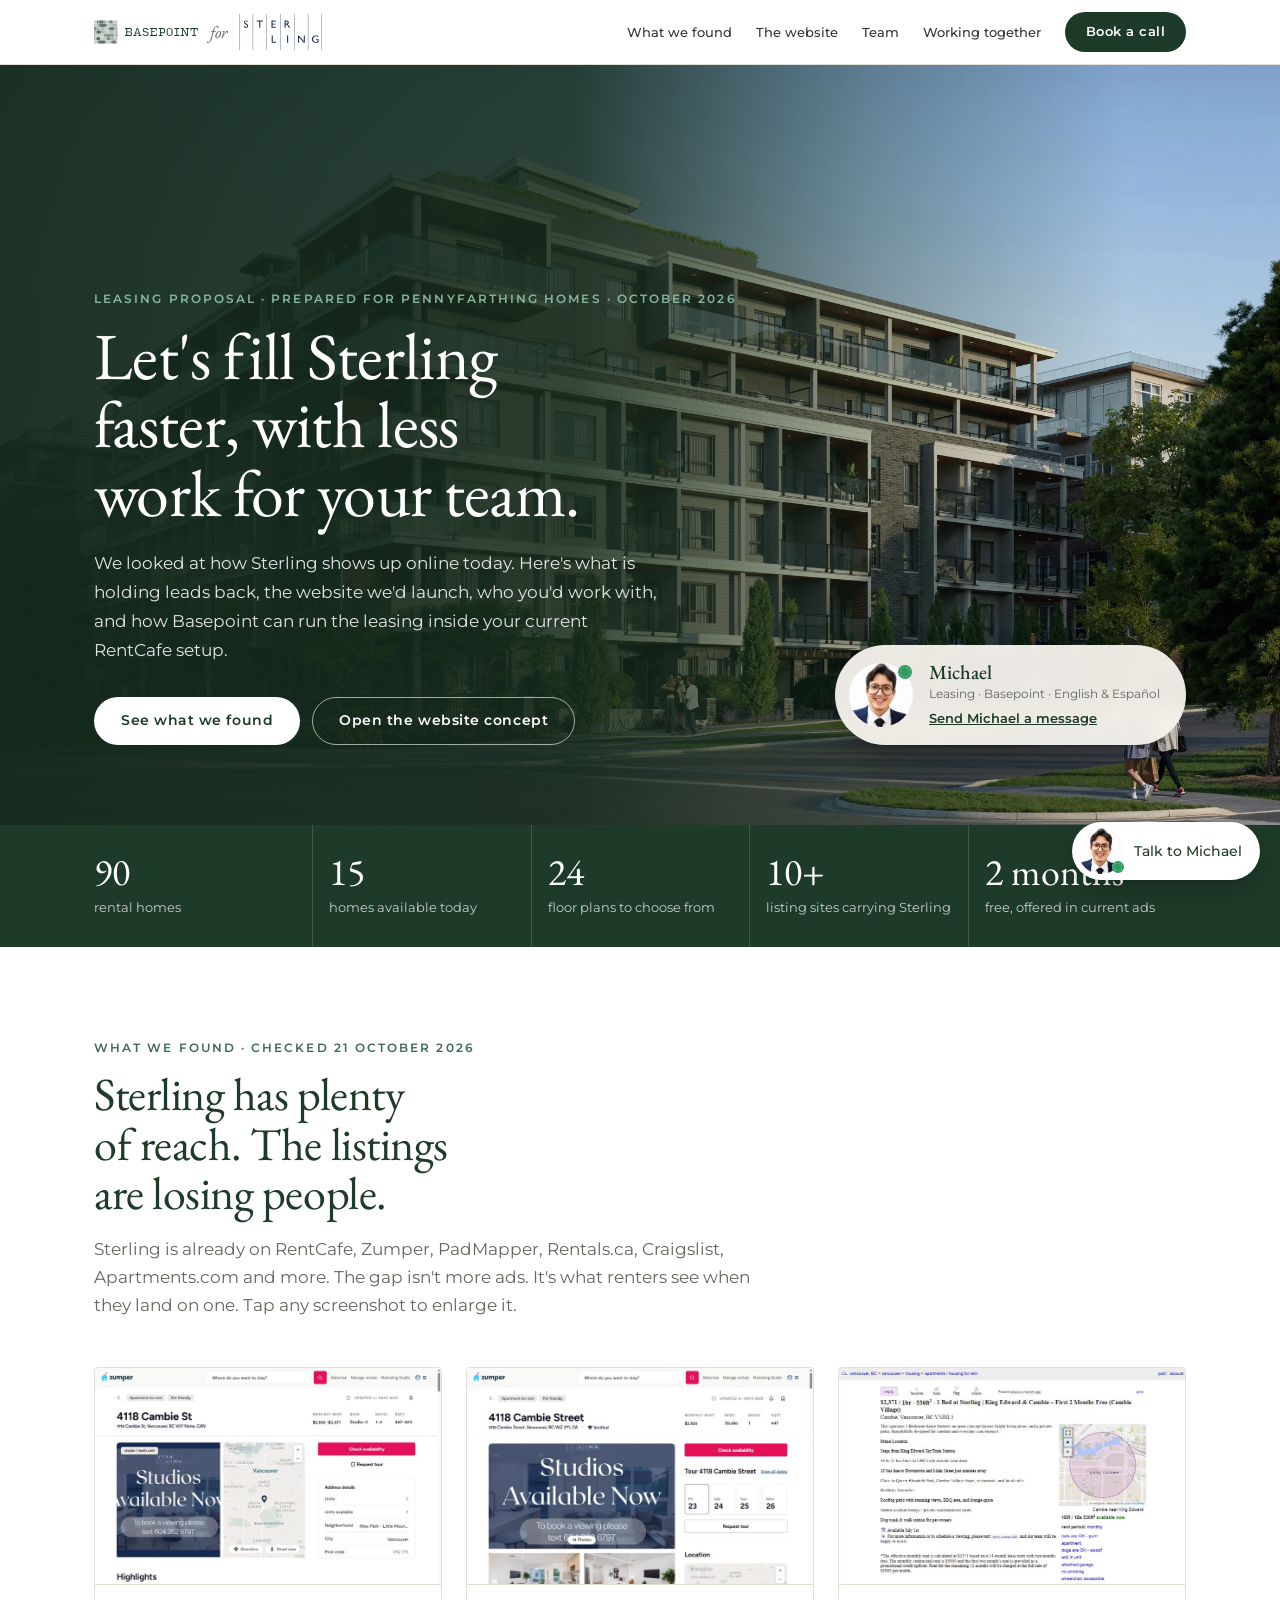
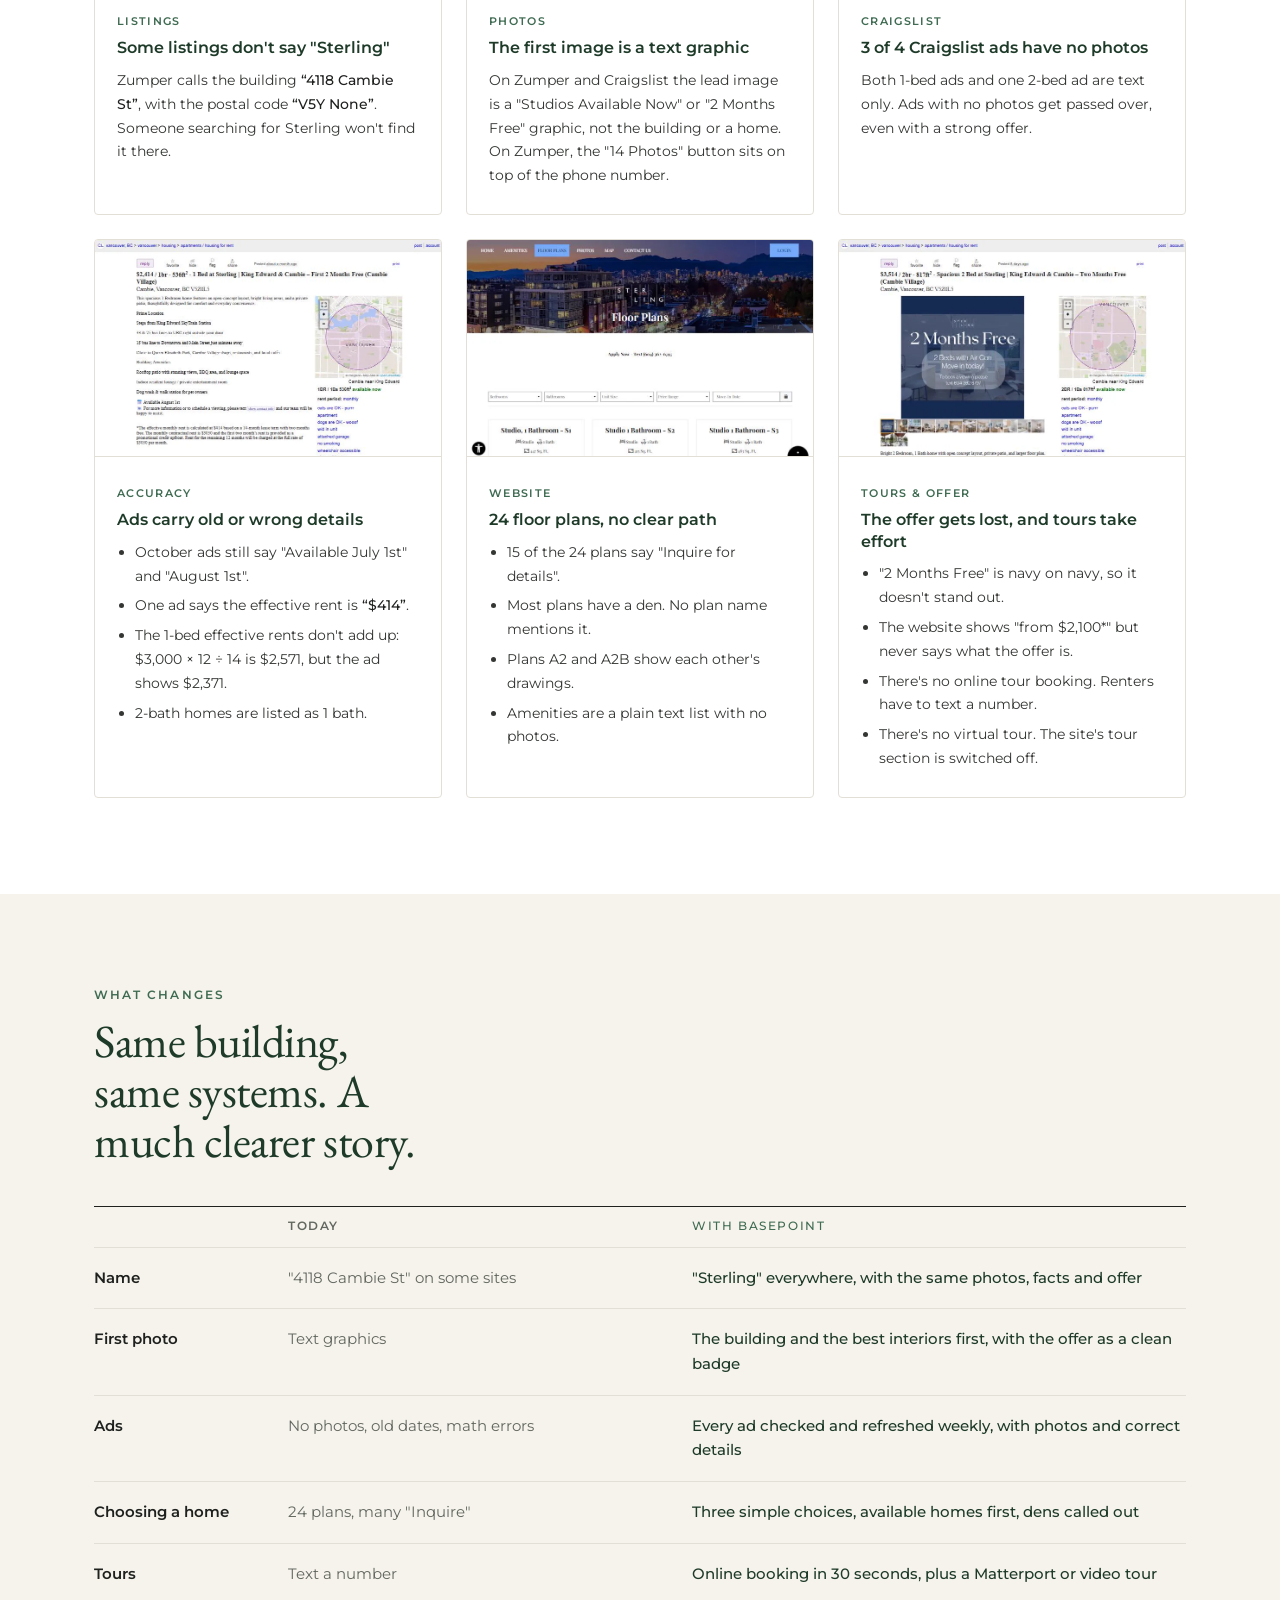
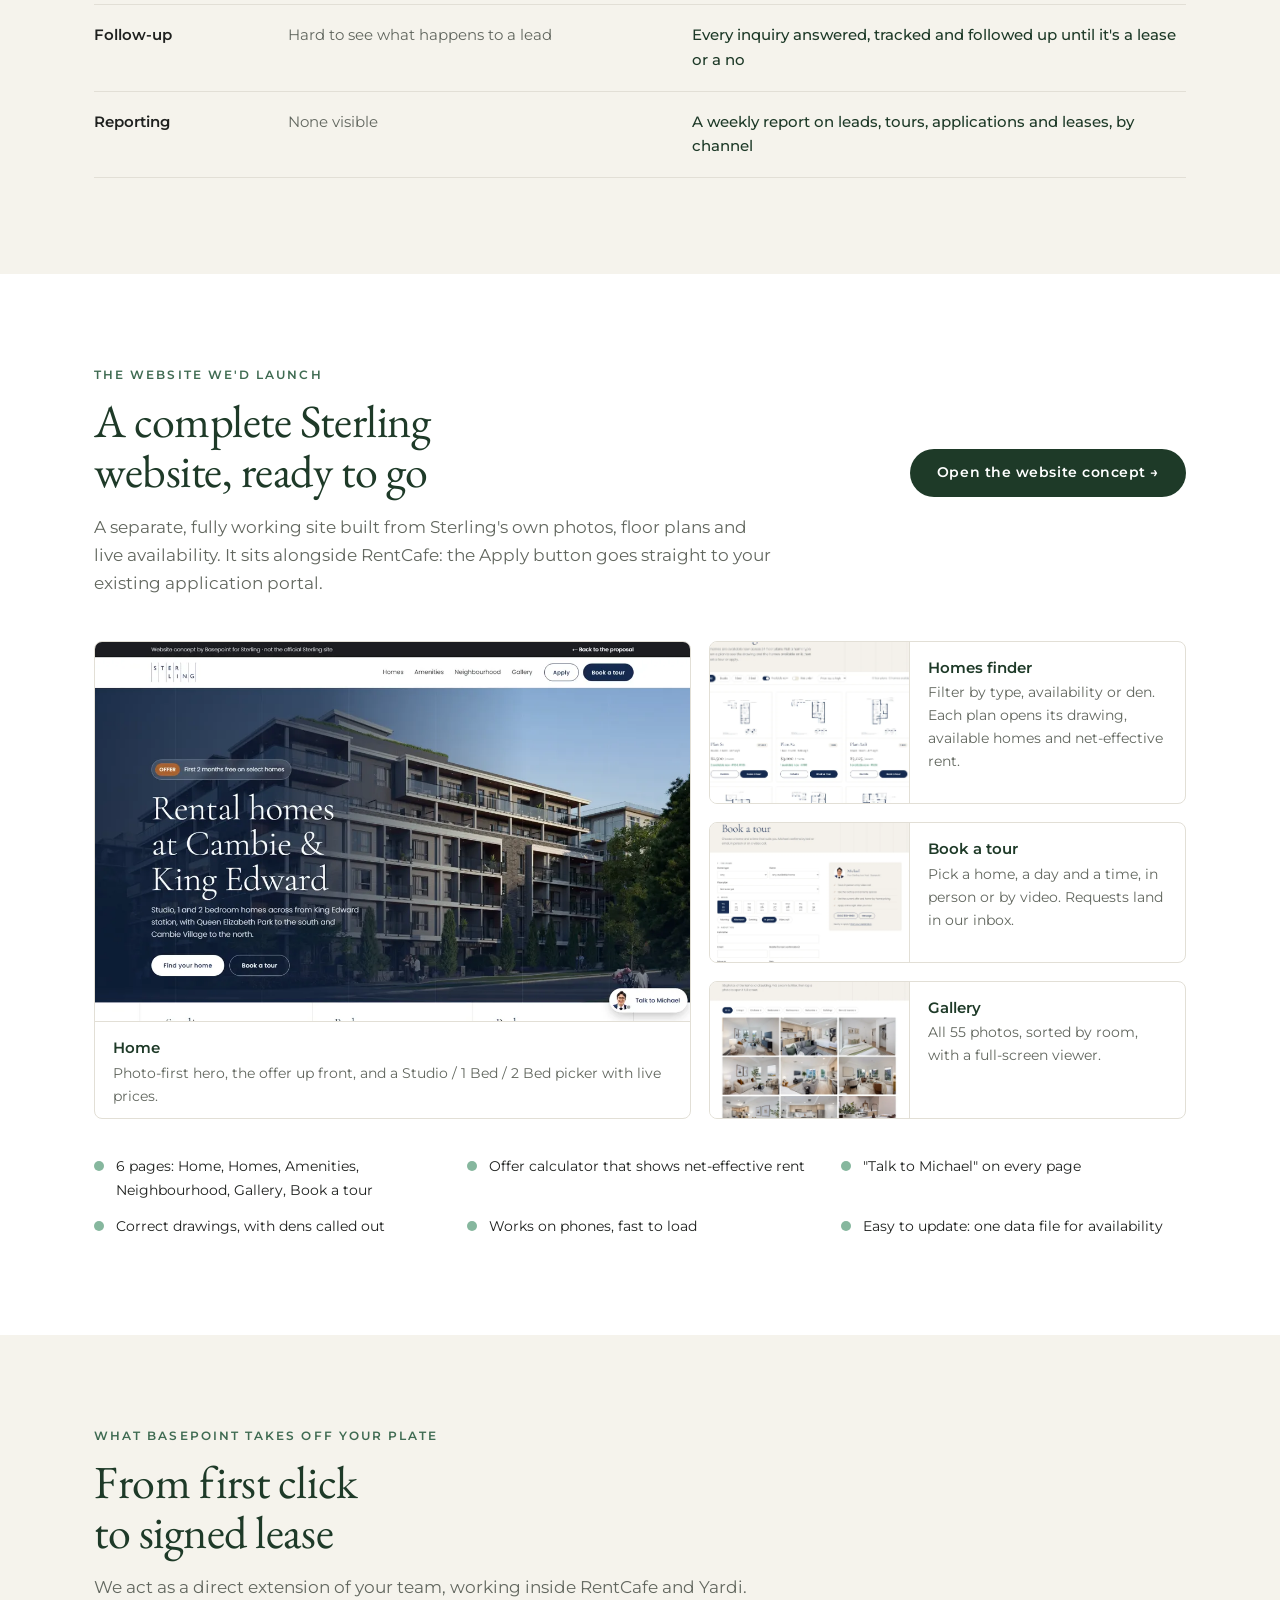
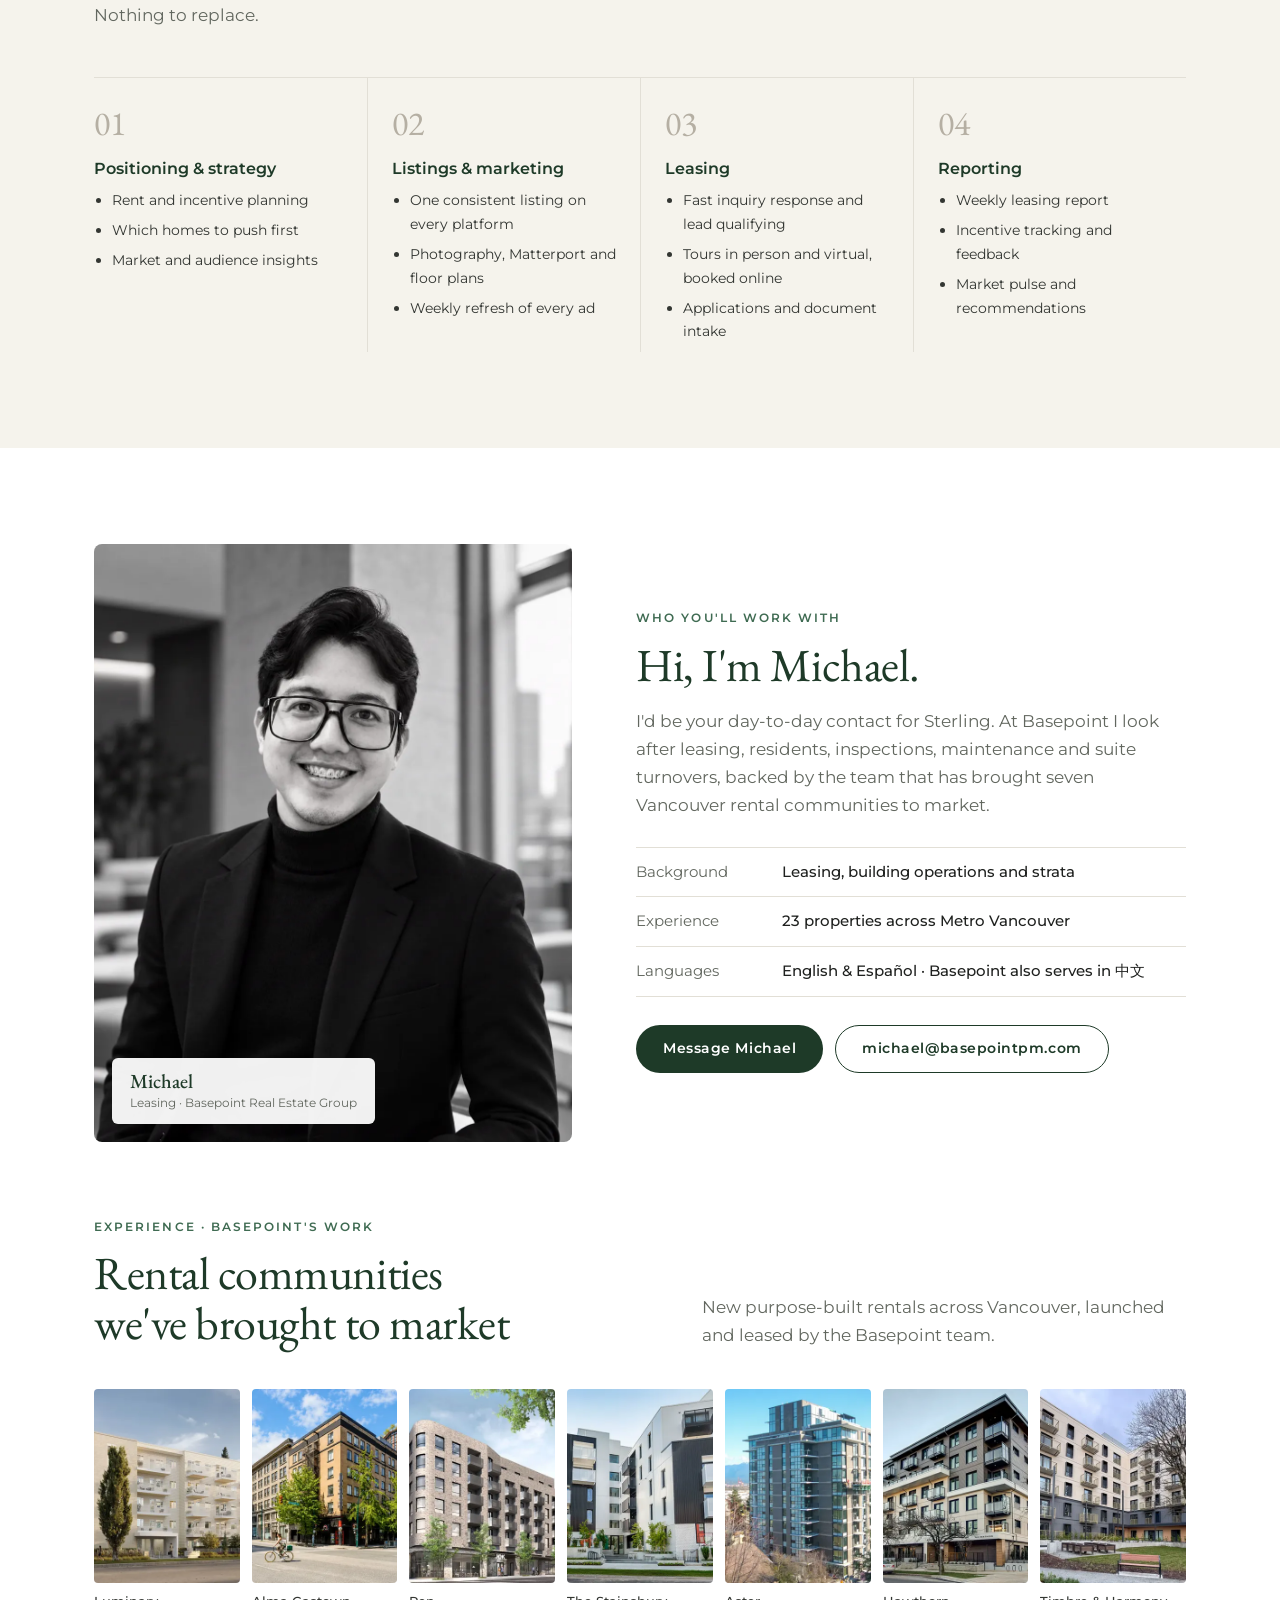
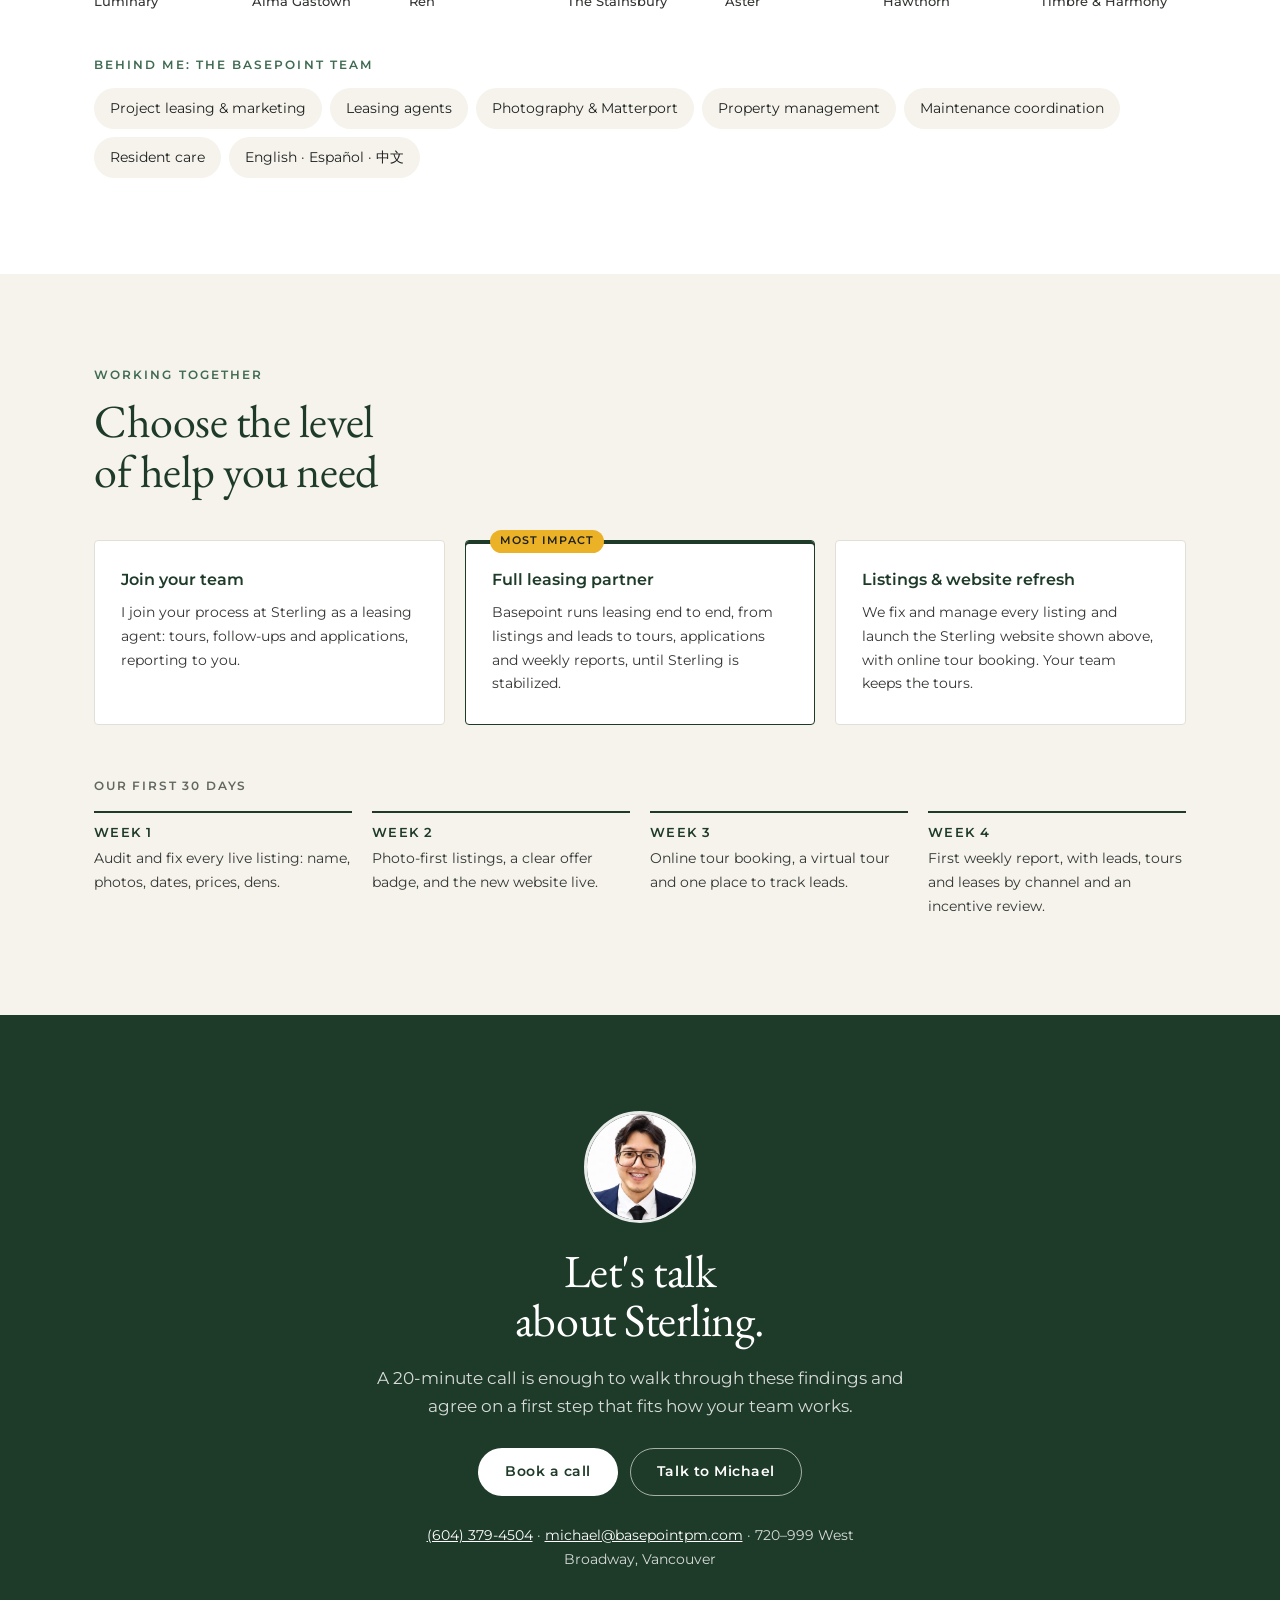
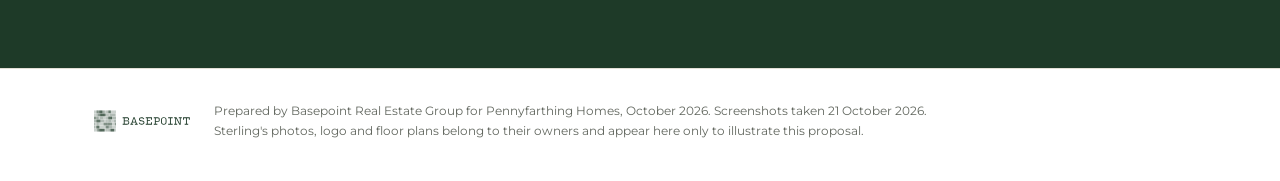
<file: index.html>
<!doctype html>
<html lang="en">
<head>
  <meta charset="utf-8">
  <meta name="viewport" content="width=device-width, initial-scale=1">
  <title>Sterling Leasing Proposal · Basepoint</title>
  <meta name="description" content="How Basepoint can help lease up Sterling at 4118 Cambie Street: what we found online, the website we'd build, our team, and how we work.">
  <meta name="robots" content="noindex, nofollow">
  <meta property="og:title" content="Sterling Leasing Proposal · Basepoint">
  <meta property="og:description" content="What we found, the website we'd build, and how Basepoint can carry the leasing at Sterling.">
  <meta property="og:image" content="assets/img/photos/hero-building.webp">
  <link rel="icon" href="assets/img/logos/basepoint.svg" type="image/svg+xml">
  <link rel="preconnect" href="https://fonts.googleapis.com">
  <link rel="preconnect" href="https://fonts.gstatic.com" crossorigin>
  <link href="https://fonts.googleapis.com/css2?family=EB+Garamond:wght@400;500&family=Montserrat:wght@300;400;500;600&display=swap" rel="stylesheet">
  <link rel="stylesheet" href="assets/css/style.css">
  <link rel="stylesheet" href="assets/css/talk.css">
</head>
<body>

<header class="topbar">
  <div class="wrap topbar-in">
    <a class="lockup" href="#top" aria-label="Basepoint for Sterling, back to top">
      <img src="assets/img/logos/basepoint.svg" alt="Basepoint" class="lockup-bp">
      <span class="lockup-x" aria-hidden="true">for</span>
      <img src="assets/img/logos/sterling-navy.svg" alt="Sterling" class="lockup-st">
    </a>
    <nav class="nav" aria-label="Sections">
      <a href="#found">What we found</a>
      <a href="#website">The website</a>
      <a href="#team">Team</a>
      <a href="#work">Working together</a>
    </nav>
    <a class="btn btn-solid btn-sm" href="#contact">Book a call</a>
  </div>
</header>

<main id="top">

  <!-- HERO -->
  <section class="hero">
    <img class="hero-img" src="assets/img/photos/hero-building.webp" alt="Sterling, a six-storey rental building at Cambie Street and King Edward Avenue" fetchpriority="high">
    <div class="hero-shade"></div>
    <div class="wrap hero-in">
      <p class="eyebrow eyebrow-light">Leasing proposal · Prepared for Pennyfarthing Homes · October 2026</p>
      <h1>Let's fill Sterling faster, with less work for your team.</h1>
      <p class="hero-lede">We looked at how Sterling shows up online today. Here's what is holding leads back, the website we'd launch, who you'd work with, and how Basepoint can run the leasing inside your current RentCafe setup.</p>
      <div class="hero-cta">
        <a class="btn btn-light" href="#found">See what we found</a>
        <a class="btn btn-ghost-light" href="sterling/index.html">Open the website concept</a>
      </div>
    </div>
    <aside class="person-card" aria-label="Your contact">
      <span class="pc-face"><img src="assets/img/team/michael-avatar.webp" alt="Michael, leasing at Basepoint"><i aria-hidden="true"></i></span>
      <div>
        <p class="pc-name">Michael</p>
        <p class="pc-role">Leasing · Basepoint · English &amp; Español</p>
        <a href="#" class="pc-link" data-talk>Send Michael a message</a>
      </div>
    </aside>
  </section>

  <!-- SNAPSHOT -->
  <section class="snapshot" aria-label="Sterling today">
    <div class="wrap stats">
      <div><b>90</b><span>rental homes</span></div>
      <div><b>15</b><span>homes available today</span></div>
      <div><b>24</b><span>floor plans to choose from</span></div>
      <div><b>10+</b><span>listing sites carrying Sterling</span></div>
      <div><b>2 months</b><span>free, offered in current ads</span></div>
    </div>
  </section>

  <!-- FINDINGS -->
  <section id="found" class="section">
    <div class="wrap">
      <p class="eyebrow">What we found · checked 21 October 2026</p>
      <h2>Sterling has plenty of reach. The listings are losing people.</h2>
      <p class="lede">Sterling is already on RentCafe, Zumper, PadMapper, Rentals.ca, Craigslist, Apartments.com and more. The gap isn't more ads. It's what renters see when they land on one. Tap any screenshot to enlarge it.</p>

      <div class="cards">
        <article class="card">
          <button class="shot" data-full="assets/img/evidence/zumper-building.webp" aria-label="Enlarge screenshot: Zumper building page">
            <img src="assets/img/evidence/zumper-building.webp" alt="Zumper page titled 4118 Cambie St with postal code V5Y None" loading="lazy">
          </button>
          <div class="card-body">
            <span class="tag">Listings</span>
            <h3>Some listings don't say "Sterling"</h3>
            <p>Zumper calls the building <q>4118 Cambie St</q>, with the postal code <q>V5Y None</q>. Someone searching for Sterling won't find it there.</p>
          </div>
        </article>

        <article class="card">
          <button class="shot" data-full="assets/img/evidence/zumper-studio-listing.webp" aria-label="Enlarge screenshot: Zumper studio listing">
            <img src="assets/img/evidence/zumper-studio-listing.webp" alt="Zumper studio listing whose first image is a Studios Available Now text graphic" loading="lazy">
          </button>
          <div class="card-body">
            <span class="tag">Photos</span>
            <h3>The first image is a text graphic</h3>
            <p>On Zumper and Craigslist the lead image is a "Studios Available Now" or "2 Months Free" graphic, not the building or a home. On Zumper, the "14 Photos" button sits on top of the phone number.</p>
          </div>
        </article>

        <article class="card">
          <button class="shot" data-full="assets/img/evidence/craigslist-1bed-a.webp" aria-label="Enlarge screenshot: Craigslist 1 bed ad without photos">
            <img src="assets/img/evidence/craigslist-1bed-a.webp" alt="Craigslist 1 bedroom ad with no photos" loading="lazy">
          </button>
          <div class="card-body">
            <span class="tag">Craigslist</span>
            <h3>3 of 4 Craigslist ads have no photos</h3>
            <p>Both 1-bed ads and one 2-bed ad are text only. Ads with no photos get passed over, even with a strong offer.</p>
          </div>
        </article>

        <article class="card">
          <button class="shot" data-full="assets/img/evidence/craigslist-1bed-b.webp" aria-label="Enlarge screenshot: Craigslist ad with wrong details">
            <img src="assets/img/evidence/craigslist-1bed-b.webp" alt="Craigslist ad saying Available August 1st and an effective rent of $414" loading="lazy">
          </button>
          <div class="card-body">
            <span class="tag">Accuracy</span>
            <h3>Ads carry old or wrong details</h3>
            <ul class="facts">
              <li>October ads still say "Available July 1st" and "August 1st".</li>
              <li>One ad says the effective rent is <q>$414</q>.</li>
              <li>The 1-bed effective rents don't add up: $3,000 × 12 ÷ 14 is $2,571, but the ad shows $2,371.</li>
              <li>2-bath homes are listed as 1 bath.</li>
            </ul>
          </div>
        </article>

        <article class="card">
          <button class="shot" data-full="assets/img/evidence/sterling-site-floorplans.webp" aria-label="Enlarge screenshot: Sterling floor plans page">
            <img src="assets/img/evidence/sterling-site-floorplans.webp" alt="Sterling website floor plans page with filters and plan cards" loading="lazy">
          </button>
          <div class="card-body">
            <span class="tag">Website</span>
            <h3>24 floor plans, no clear path</h3>
            <ul class="facts">
              <li>15 of the 24 plans say "Inquire for details".</li>
              <li>Most plans have a den. No plan name mentions it.</li>
              <li>Plans A2 and A2B show each other's drawings.</li>
              <li>Amenities are a plain text list with no photos.</li>
            </ul>
          </div>
        </article>

        <article class="card">
          <button class="shot" data-full="assets/img/evidence/craigslist-2bed-b.webp" aria-label="Enlarge screenshot: 2 Months Free graphic on Craigslist">
            <img src="assets/img/evidence/craigslist-2bed-b.webp" alt="Craigslist ad with a navy 2 Months Free graphic" loading="lazy">
          </button>
          <div class="card-body">
            <span class="tag">Tours &amp; offer</span>
            <h3>The offer gets lost, and tours take effort</h3>
            <ul class="facts">
              <li>"2 Months Free" is navy on navy, so it doesn't stand out.</li>
              <li>The website shows "from $2,100*" but never says what the offer is.</li>
              <li>There's no online tour booking. Renters have to text a number.</li>
              <li>There's no virtual tour. The site's tour section is switched off.</li>
            </ul>
          </div>
        </article>
      </div>
    </div>
  </section>

  <!-- TODAY VS BASEPOINT -->
  <section class="section section-tint" aria-labelledby="change-h">
    <div class="wrap">
      <p class="eyebrow">What changes</p>
      <h2 id="change-h">Same building, same systems. A much clearer story.</h2>
      <div class="compare" role="table" aria-label="Today compared with Basepoint">
        <div class="compare-row compare-head" role="row">
          <span role="columnheader"></span>
          <span role="columnheader">Today</span>
          <span role="columnheader">With Basepoint</span>
        </div>
        <div class="compare-row" role="row"><b role="rowheader">Name</b><span role="cell">"4118 Cambie St" on some sites</span><span role="cell">"Sterling" everywhere, with the same photos, facts and offer</span></div>
        <div class="compare-row" role="row"><b role="rowheader">First photo</b><span role="cell">Text graphics</span><span role="cell">The building and the best interiors first, with the offer as a clean badge</span></div>
        <div class="compare-row" role="row"><b role="rowheader">Ads</b><span role="cell">No photos, old dates, math errors</span><span role="cell">Every ad checked and refreshed weekly, with photos and correct details</span></div>
        <div class="compare-row" role="row"><b role="rowheader">Choosing a home</b><span role="cell">24 plans, many "Inquire"</span><span role="cell">Three simple choices, available homes first, dens called out</span></div>
        <div class="compare-row" role="row"><b role="rowheader">Tours</b><span role="cell">Text a number</span><span role="cell">Online booking in 30 seconds, plus a Matterport or video tour</span></div>
        <div class="compare-row" role="row"><b role="rowheader">Follow-up</b><span role="cell">Hard to see what happens to a lead</span><span role="cell">Every inquiry answered, tracked and followed up until it's a lease or a no</span></div>
        <div class="compare-row" role="row"><b role="rowheader">Reporting</b><span role="cell">None visible</span><span role="cell">A weekly report on leads, tours, applications and leases, by channel</span></div>
      </div>
    </div>
  </section>

  <!-- WEBSITE CONCEPT -->
  <section id="website" class="section">
    <div class="wrap">
      <p class="eyebrow">The website we'd launch</p>
      <div class="head-split">
        <h2>A complete Sterling website, ready to go</h2>
        <a class="btn btn-solid" href="sterling/index.html">Open the website concept →</a>
      </div>
      <p class="lede">A separate, fully working site built from Sterling's own photos, floor plans and live availability. It sits alongside RentCafe: the Apply button goes straight to your existing application portal.</p>

      <div class="showcase">
        <a class="show-card show-main" href="sterling/index.html">
          <img src="assets/img/concept/index.webp" alt="Sterling website concept, home page" loading="lazy">
          <div><b>Home</b><span>Photo-first hero, the offer up front, and a Studio / 1 Bed / 2 Bed picker with live prices.</span></div>
        </a>
        <a class="show-card" href="sterling/homes.html">
          <img src="assets/img/concept/homes.webp" alt="Sterling website concept, homes finder" loading="lazy">
          <div><b>Homes finder</b><span>Filter by type, availability or den. Each plan opens its drawing, available homes and net-effective rent.</span></div>
        </a>
        <a class="show-card" href="sterling/book-a-tour.html">
          <img src="assets/img/concept/book-a-tour.webp" alt="Sterling website concept, book a tour page" loading="lazy">
          <div><b>Book a tour</b><span>Pick a home, a day and a time, in person or by video. Requests land in our inbox.</span></div>
        </a>
        <a class="show-card" href="sterling/gallery.html">
          <img src="assets/img/concept/gallery.webp" alt="Sterling website concept, gallery" loading="lazy">
          <div><b>Gallery</b><span>All 55 photos, sorted by room, with a full-screen viewer.</span></div>
        </a>
      </div>

      <ul class="feature-list">
        <li>6 pages: Home, Homes, Amenities, Neighbourhood, Gallery, Book a tour</li>
        <li>Offer calculator that shows net-effective rent</li>
        <li>"Talk to Michael" on every page</li>
        <li>Correct drawings, with dens called out</li>
        <li>Works on phones, fast to load</li>
        <li>Easy to update: one data file for availability</li>
      </ul>
    </div>
  </section>

  <!-- SERVICES -->
  <section id="services" class="section section-tint">
    <div class="wrap">
      <p class="eyebrow">What Basepoint takes off your plate</p>
      <h2>From first click to signed lease</h2>
      <p class="lede">We act as a direct extension of your team, working inside RentCafe and Yardi. Nothing to replace.</p>
      <div class="services">
        <div class="svc">
          <span class="svc-n">01</span>
          <h3>Positioning &amp; strategy</h3>
          <ul><li>Rent and incentive planning</li><li>Which homes to push first</li><li>Market and audience insights</li></ul>
        </div>
        <div class="svc">
          <span class="svc-n">02</span>
          <h3>Listings &amp; marketing</h3>
          <ul><li>One consistent listing on every platform</li><li>Photography, Matterport and floor plans</li><li>Weekly refresh of every ad</li></ul>
        </div>
        <div class="svc">
          <span class="svc-n">03</span>
          <h3>Leasing</h3>
          <ul><li>Fast inquiry response and lead qualifying</li><li>Tours in person and virtual, booked online</li><li>Applications and document intake</li></ul>
        </div>
        <div class="svc">
          <span class="svc-n">04</span>
          <h3>Reporting</h3>
          <ul><li>Weekly leasing report</li><li>Incentive tracking and feedback</li><li>Market pulse and recommendations</li></ul>
        </div>
      </div>
    </div>
  </section>

  <!-- TEAM -->
  <section id="team" class="section">
    <div class="wrap profile">
      <figure class="portrait">
        <img src="assets/img/team/michael-portrait.webp" alt="Michael, leasing at Basepoint" loading="lazy">
        <figcaption><b>Michael</b><span>Leasing · Basepoint Real Estate Group</span></figcaption>
      </figure>
      <div>
        <p class="eyebrow">Who you'll work with</p>
        <h2>Hi, I'm Michael.</h2>
        <p class="lede">I'd be your day-to-day contact for Sterling. At Basepoint I look after leasing, residents, inspections, maintenance and suite turnovers, backed by the team that has brought seven Vancouver rental communities to market.</p>
        <dl class="facts-dl">
          <div><dt>Background</dt><dd>Leasing, building operations and strata</dd></div>
          <div><dt>Experience</dt><dd>23 properties across Metro Vancouver</dd></div>
          <div><dt>Languages</dt><dd>English &amp; Español · Basepoint also serves in 中文</dd></div>
        </dl>
        <div class="hero-cta"><a class="btn btn-solid" href="#" data-talk>Message Michael</a><a class="btn btn-outline" data-email href="#"></a></div>
      </div>
    </div>

    <div class="wrap">
      <div class="head-split" style="margin-top:80px">
        <div><p class="eyebrow">Experience · Basepoint's work</p><h2>Rental communities we've brought to market</h2></div>
        <p class="lede" style="margin:0;max-width:44ch">New purpose-built rentals across Vancouver, launched and leased by the Basepoint team.</p>
      </div>
      <div class="projects">
        <figure><img src="assets/img/projects/luminary.webp" alt="Luminary" loading="lazy"><figcaption>Luminary</figcaption></figure>
        <figure><img src="assets/img/projects/alma.webp" alt="Alma Gastown" loading="lazy"><figcaption>Alma Gastown</figcaption></figure>
        <figure><img src="assets/img/projects/ren.webp" alt="Ren" loading="lazy"><figcaption>Ren</figcaption></figure>
        <figure><img src="assets/img/projects/stainsbury.webp" alt="The Stainsbury" loading="lazy"><figcaption>The Stainsbury</figcaption></figure>
        <figure><img src="assets/img/projects/aster.webp" alt="Aster" loading="lazy"><figcaption>Aster</figcaption></figure>
        <figure><img src="assets/img/projects/hawthorn.webp" alt="Hawthorn" loading="lazy"><figcaption>Hawthorn</figcaption></figure>
        <figure><img src="assets/img/projects/timbre.webp" alt="Timbre and Harmony" loading="lazy"><figcaption>Timbre &amp; Harmony</figcaption></figure>
      </div>

      <div class="behind">
        <p class="eyebrow">Behind me: the Basepoint team</p>
        <ul class="chips-static">
          <li>Project leasing &amp; marketing</li><li>Leasing agents</li><li>Photography &amp; Matterport</li><li>Property management</li><li>Maintenance coordination</li><li>Resident care</li><li>English · Español · 中文</li>
        </ul>
      </div>
    </div>
  </section>

  <!-- WORKING TOGETHER -->
  <section id="work" class="section section-tint">
    <div class="wrap">
      <p class="eyebrow">Working together</p>
      <h2>Choose the level of help you need</h2>
      <div class="options">
        <div class="opt">
          <h3>Join your team</h3>
          <p>I join your process at Sterling as a leasing agent: tours, follow-ups and applications, reporting to you.</p>
        </div>
        <div class="opt opt-main">
          <span class="opt-flag">Most impact</span>
          <h3>Full leasing partner</h3>
          <p>Basepoint runs leasing end to end, from listings and leads to tours, applications and weekly reports, until Sterling is stabilized.</p>
        </div>
        <div class="opt">
          <h3>Listings &amp; website refresh</h3>
          <p>We fix and manage every listing and launch the Sterling website shown above, with online tour booking. Your team keeps the tours.</p>
        </div>
      </div>

      <h3 class="sub">Our first 30 days</h3>
      <ol class="steps">
        <li><b>Week 1</b><span>Audit and fix every live listing: name, photos, dates, prices, dens.</span></li>
        <li><b>Week 2</b><span>Photo-first listings, a clear offer badge, and the new website live.</span></li>
        <li><b>Week 3</b><span>Online tour booking, a virtual tour and one place to track leads.</span></li>
        <li><b>Week 4</b><span>First weekly report, with leads, tours and leases by channel and an incentive review.</span></li>
      </ol>
    </div>
  </section>

  <!-- CONTACT -->
  <section id="contact" class="contact">
    <div class="wrap contact-in">
      <img class="contact-face" src="assets/img/team/michael-avatar.webp" alt="">
      <h2>Let's talk about Sterling.</h2>
      <p>A 20-minute call is enough to walk through these findings and agree on a first step that fits how your team works.</p>
      <div class="hero-cta">
        <a class="btn btn-light" id="book-call" href="#">Book a call</a>
        <a class="btn btn-ghost-light" href="#" data-talk>Talk to Michael</a>
      </div>
      <p class="contact-lines"><a data-phone href="#"></a> · <a data-email href="#"></a> · 720–999 West Broadway, Vancouver</p>
    </div>
  </section>
</main>

<footer class="foot">
  <div class="wrap foot-in">
    <img src="assets/img/logos/basepoint.svg" alt="Basepoint" class="foot-logo">
    <p>Prepared by Basepoint Real Estate Group for Pennyfarthing Homes, October 2026. Screenshots taken 21 October 2026. Sterling's photos, logo and floor plans belong to their owners and appear here only to illustrate this proposal.</p>
  </div>
</footer>

<dialog id="viewer" aria-label="Enlarged screenshot">
  <button class="viewer-close" aria-label="Close">×</button>
  <img alt="">
</dialog>

<script src="assets/js/talk.js" data-base="assets/" data-role="Leasing · Basepoint" data-greeting="Hi! I'm Michael from Basepoint. Happy to walk you through this proposal for Sterling. Send me a note or book a call." data-subject="Sterling proposal"></script>
<script src="assets/js/main.js"></script>
</body>
</html>
</file>
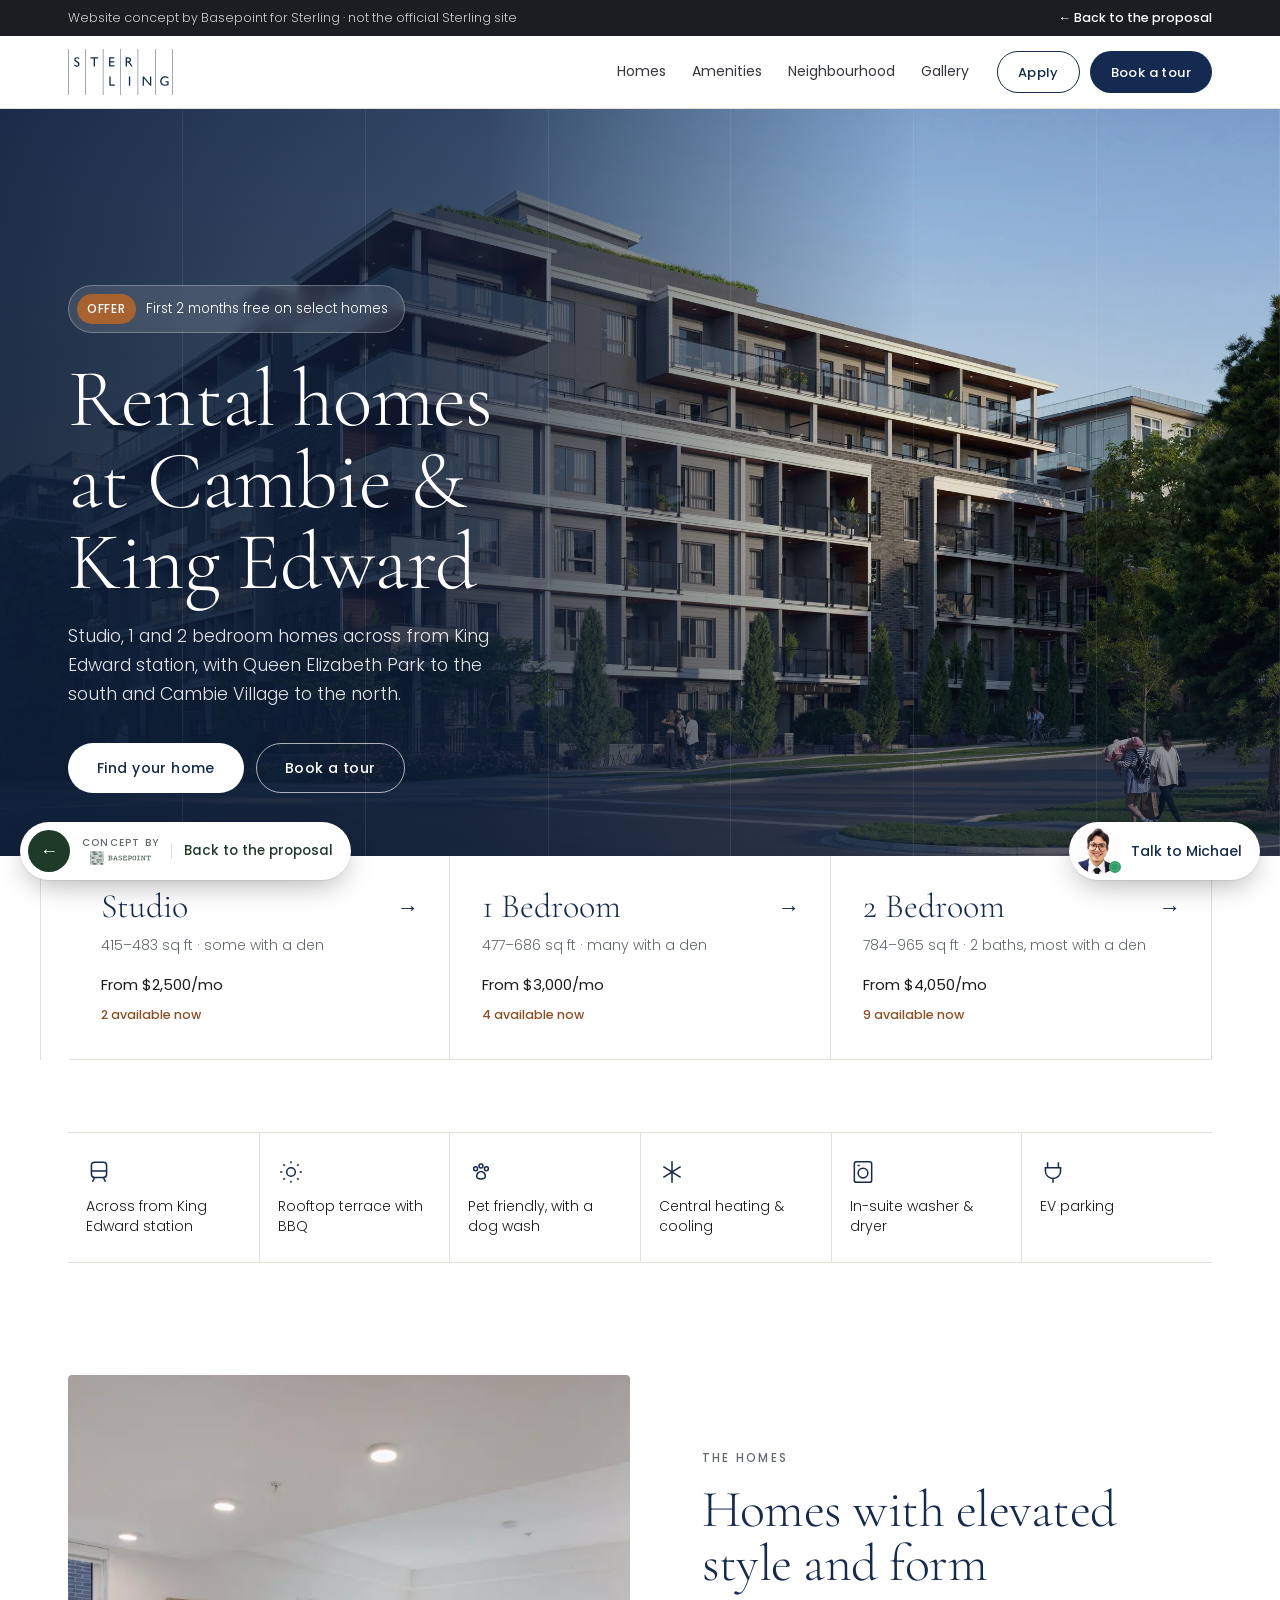
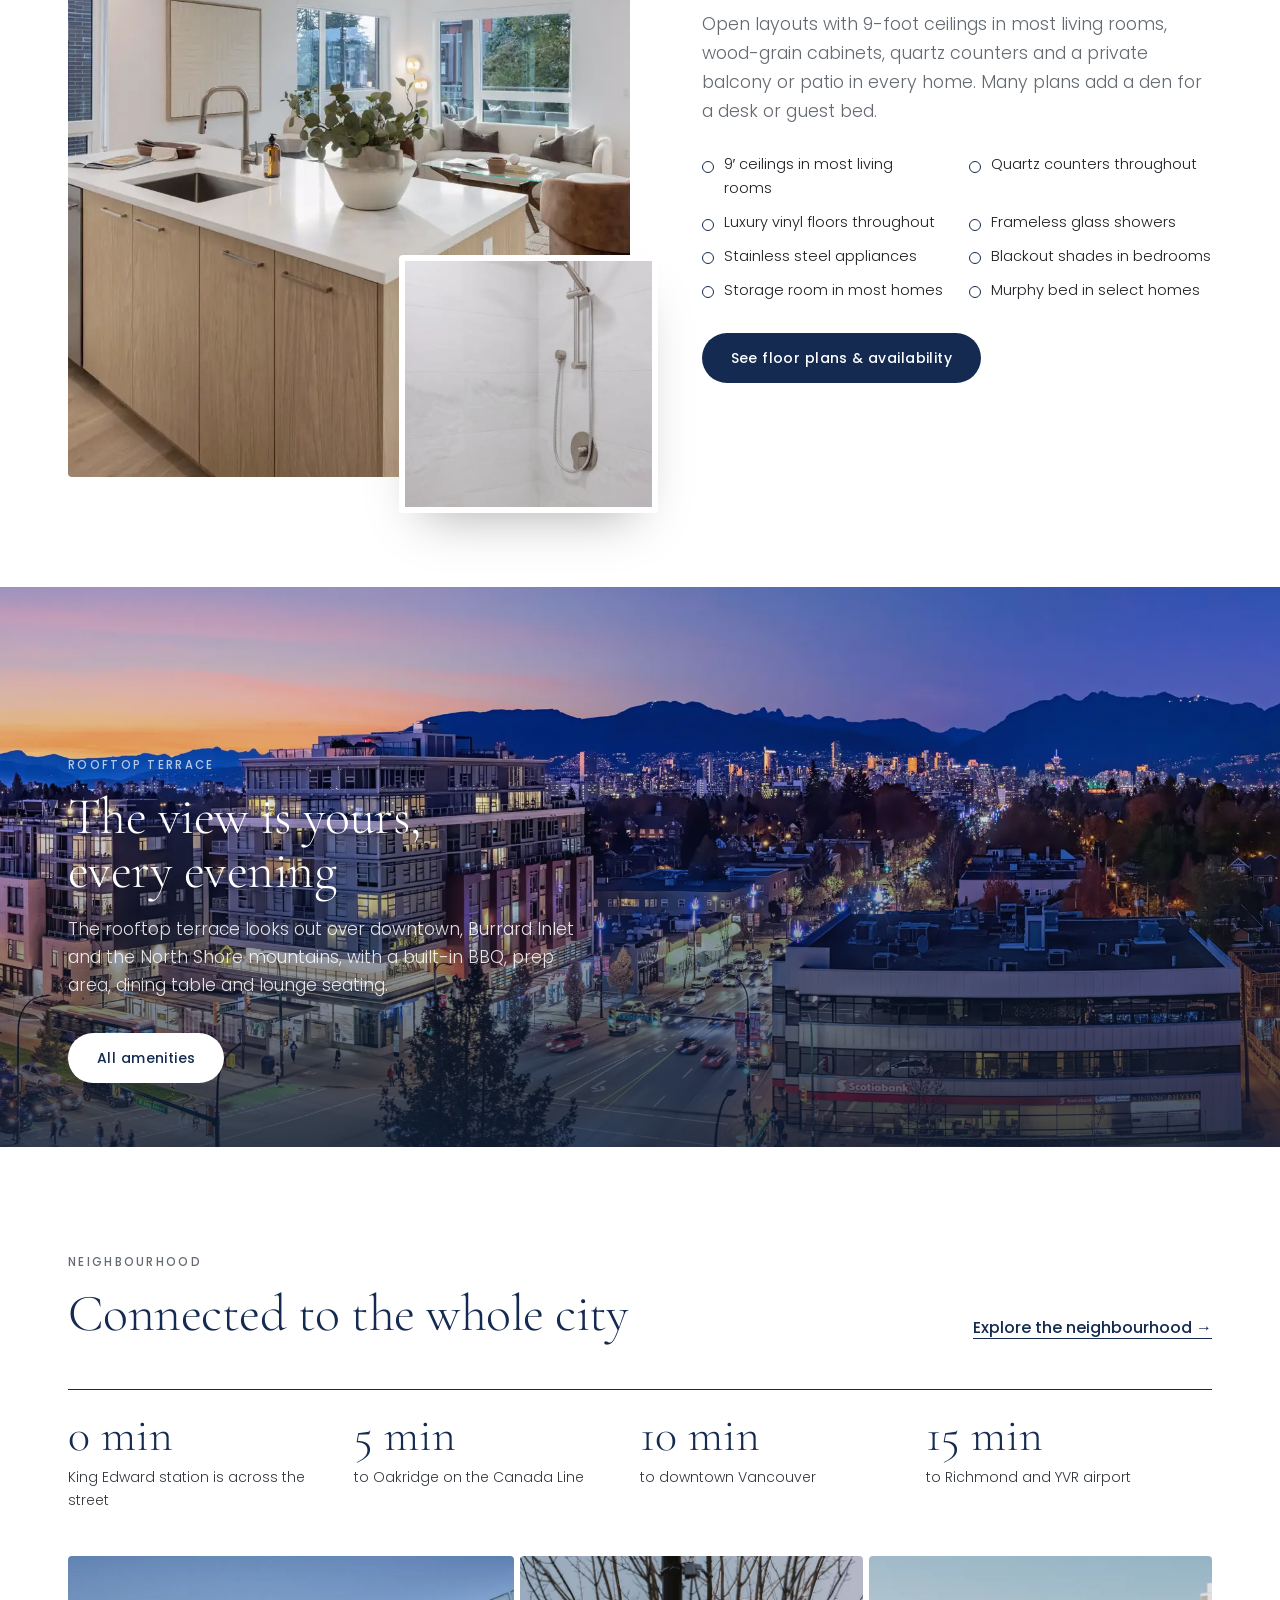
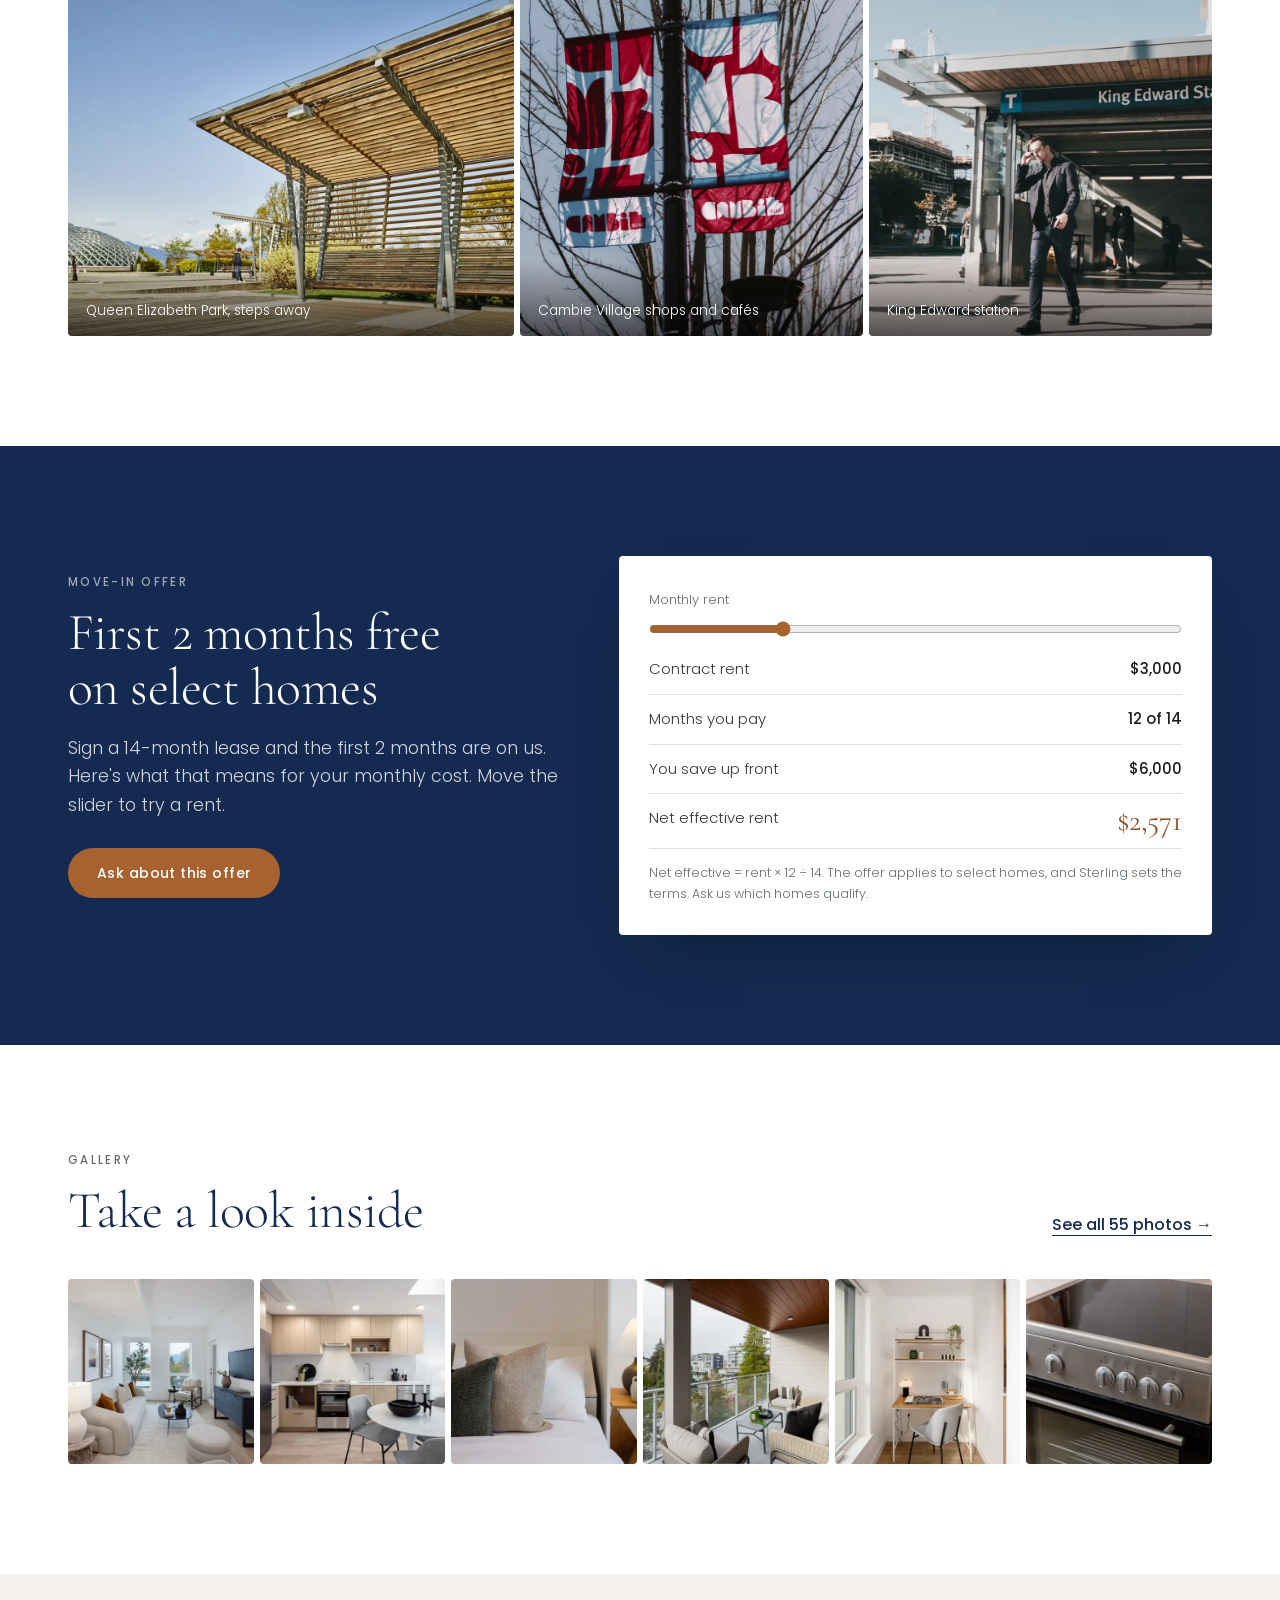
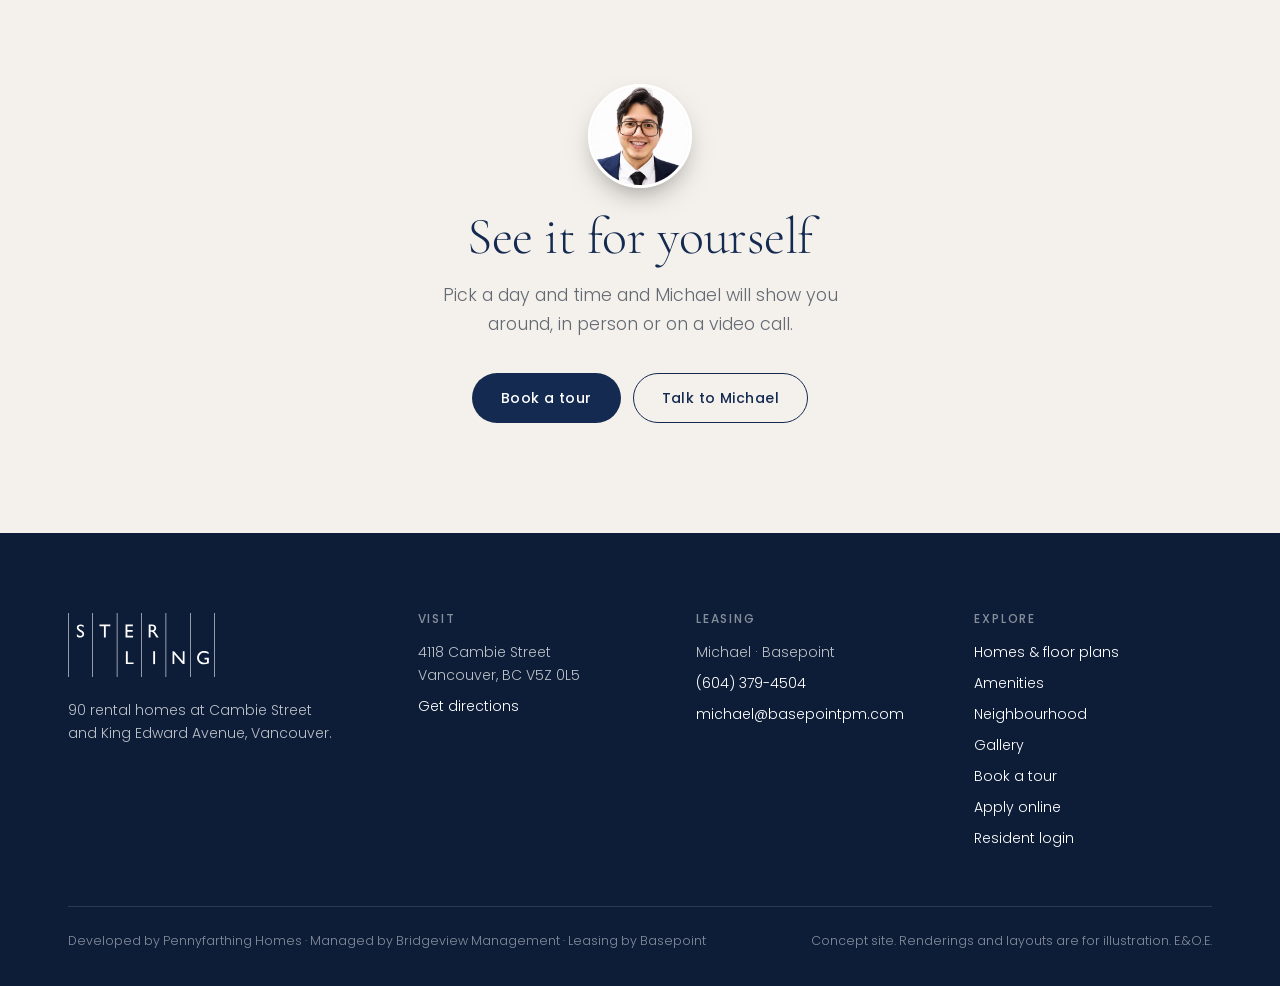
<file: sterling/index.html>
<!doctype html>
<html lang="en">
<head>
  <meta charset="utf-8">
  <meta name="viewport" content="width=device-width, initial-scale=1">
  <title>Sterling · Rental homes at Cambie & King Edward, Vancouver</title>
  <meta name="description" content="Studio, 1 and 2 bedroom rental homes at Cambie Street and King Edward Avenue, across from King Edward station. Website concept by Basepoint.">
  <meta name="robots" content="noindex, nofollow">
  <link rel="icon" href="img/sterling-logo-navy.svg" type="image/svg+xml">
  <link rel="preconnect" href="https://fonts.googleapis.com">
  <link rel="preconnect" href="https://fonts.gstatic.com" crossorigin>
  <link href="https://fonts.googleapis.com/css2?family=Cormorant+Garamond:wght@300;400;500&family=Poppins:wght@300;400;500&display=swap" rel="stylesheet">
  <link rel="stylesheet" href="css/site.css">
  <link rel="stylesheet" href="../assets/css/talk.css">
</head>
<body data-page="home">

<div class="concept-bar"><div class="wrap"><span>Website concept by Basepoint for Sterling · not the official Sterling site</span><a href="../index.html">← Back to the proposal</a></div></div>

<header class="site-head"><div class="wrap">
  <a class="brand" href="index.html" aria-label="Sterling home"><img src="img/sterling-logo-navy.svg" alt="Sterling"></a>
  <nav class="menu" id="menu" aria-label="Main">
    <a href="homes.html">Homes</a><a href="amenities.html">Amenities</a><a href="neighbourhood.html">Neighbourhood</a><a href="gallery.html">Gallery</a>
  </nav>
  <div class="head-cta"><a class="btn btn-line btn-sm" data-apply href="#">Apply</a><a class="btn btn-navy btn-sm" href="book-a-tour.html">Book a tour</a></div>
  <button class="menu-toggle" aria-controls="menu" aria-expanded="false" aria-label="Menu"><span></span></button>
</div></header>

<main>
  <section class="hero">
    <picture>
      <source media="(max-width: 700px)" srcset="img/home/hero-m.webp">
      <img src="img/home/hero.webp" alt="Sterling, a six-storey rental building at Cambie Street and King Edward Avenue" fetchpriority="high">
    </picture>
    <div class="hero-lines" aria-hidden="true"></div>
    <div class="wrap">
      <a class="hero-badge" href="#offer" style="color:#fff;text-decoration:none"><b>Offer</b>First 2 months free on select homes</a>
      <h1>Rental homes at Cambie &amp; King Edward</h1>
      <p class="lede">Studio, 1 and 2 bedroom homes across from King Edward station, with Queen Elizabeth Park to the south and Cambie Village to the north.</p>
      <div class="hero-cta">
        <a class="btn btn-white" href="homes.html">Find your home</a>
        <a class="btn btn-line-light" href="book-a-tour.html">Book a tour</a>
      </div>
    </div>
  </section>

  <section class="picker" aria-label="Choose a home type">
    <div class="wrap picker-grid">
      <a class="pick" href="homes.html#studio"><h3>Studio</h3><p>415–483 sq ft · some with a den</p><strong>From <span data-from="studio"></span>/mo</strong><span class="avail"><span data-count="studio"></span> available now</span></a>
      <a class="pick" href="homes.html#one"><h3>1 Bedroom</h3><p>477–686 sq ft · many with a den</p><strong>From <span data-from="one"></span>/mo</strong><span class="avail"><span data-count="one"></span> available now</span></a>
      <a class="pick" href="homes.html#two"><h3>2 Bedroom</h3><p>784–965 sq ft · 2 baths, most with a den</p><strong>From <span data-from="two"></span>/mo</strong><span class="avail"><span data-count="two"></span> available now</span></a>
    </div>
  </section>

  <section class="section-sm">
    <div class="wrap">
      <div class="highs reveal">
        <div class="high"><svg viewBox="0 0 24 24"><rect x="5" y="3" width="14" height="14" rx="3"/><path d="M5 11h14M8 17l-2 4M16 17l2 4"/></svg>Across from King Edward station</div>
        <div class="high"><svg viewBox="0 0 24 24"><circle cx="12" cy="12" r="4"/><path d="M12 2v2M12 20v2M2 12h2M20 12h2M4.9 4.9l1.4 1.4M17.7 17.7l1.4 1.4M4.9 19.1l1.4-1.4M17.7 6.3l1.4-1.4"/></svg>Rooftop terrace with BBQ</div>
        <div class="high"><svg viewBox="0 0 24 24"><circle cx="7" cy="9" r="1.8"/><circle cx="12" cy="6.5" r="1.8"/><circle cx="17" cy="9" r="1.8"/><path d="M8 16c0-2.5 2-4.5 4-4.5s4 2 4 4.5c0 1.7-1.5 2.5-4 2.5s-4-.8-4-2.5z"/></svg>Pet friendly, with a dog wash</div>
        <div class="high"><svg viewBox="0 0 24 24"><path d="M12 2v20M4 7l16 10M20 7L4 17"/></svg>Central heating &amp; cooling</div>
        <div class="high"><svg viewBox="0 0 24 24"><rect x="4" y="2.5" width="16" height="19" rx="2"/><circle cx="12" cy="13" r="4.5"/><path d="M7 6h2"/></svg>In-suite washer &amp; dryer</div>
        <div class="high"><svg viewBox="0 0 24 24"><path d="M7 3v5M17 3v5M5 8h14v3a7 7 0 0 1-14 0V8zM12 18v4"/></svg>EV parking</div>
      </div>
    </div>
  </section>

  <section class="section" style="padding-top:40px">
    <div class="wrap split">
      <div class="split-media reveal">
        <img src="img/gallery/g37.webp" alt="Kitchen and living room" loading="lazy">
        <img class="inset" src="img/gallery/g29-t.webp" alt="Frameless glass shower" loading="lazy">
      </div>
      <div class="reveal">
        <span class="eyebrow">The homes</span>
        <h2>Homes with elevated style and form</h2>
        <p class="lede">Open layouts with 9-foot ceilings in most living rooms, wood-grain cabinets, quartz counters and a private balcony or patio in every home. Many plans add a den for a desk or guest bed.</p>
        <ul class="ticks">
          <li>9′ ceilings in most living rooms</li>
          <li>Quartz counters throughout</li>
          <li>Luxury vinyl floors throughout</li>
          <li>Frameless glass showers</li>
          <li>Stainless steel appliances</li>
          <li>Blackout shades in bedrooms</li>
          <li>Storage room in most homes</li>
          <li>Murphy bed in select homes</li>
        </ul>
        <p style="margin-top:30px"><a class="btn btn-navy" href="homes.html">See floor plans &amp; availability</a></p>
      </div>
    </div>
  </section>

  <section class="band">
    <img src="img/home/rooftop-dusk.webp" alt="Dusk view from Sterling over Cambie Street toward downtown and the North Shore mountains" loading="lazy">
    <div class="wrap reveal">
      <span class="eyebrow" style="color:rgba(255,255,255,.7)">Rooftop terrace</span>
      <h2>The view is yours, every evening</h2>
      <p>The rooftop terrace looks out over downtown, Burrard Inlet and the North Shore mountains, with a built-in BBQ, prep area, dining table and lounge seating.</p>
      <div class="hero-cta"><a class="btn btn-white" href="amenities.html">All amenities</a></div>
    </div>
  </section>

  <section class="section">
    <div class="wrap">
      <div class="head-split reveal">
        <div><span class="eyebrow">Neighbourhood</span><h2>Connected to the whole city</h2></div>
        <a class="link" href="neighbourhood.html">Explore the neighbourhood →</a>
      </div>
      <div class="times reveal">
        <div class="time"><b>0 min</b><span>King Edward station is across the street</span></div>
        <div class="time"><b>5 min</b><span>to Oakridge on the Canada Line</span></div>
        <div class="time"><b>10 min</b><span>to downtown Vancouver</span></div>
        <div class="time"><b>15 min</b><span>to Richmond and YVR airport</span></div>
      </div>
      <div class="trio reveal">
        <figure><img src="img/area/qe-park.webp" alt="Queen Elizabeth Park plaza and Bloedel Conservatory" loading="lazy"><figcaption>Queen Elizabeth Park, steps away</figcaption></figure>
        <figure><img src="img/area/cambie-banners.webp" alt="Cambie Village street banners" loading="lazy"><figcaption>Cambie Village shops and cafés</figcaption></figure>
        <figure><img src="img/area/king-edward-station.webp" alt="King Edward Canada Line station" loading="lazy"><figcaption>King Edward station</figcaption></figure>
      </div>
    </div>
  </section>

  <section id="offer" class="section bg-navy">
    <div class="wrap offer-box">
      <div class="reveal">
        <span class="eyebrow">Move-in offer</span>
        <h2>First 2 months free on select homes</h2>
        <p class="lede" style="color:rgba(255,255,255,.8)">Sign a 14-month lease and the first 2 months are on us. Here's what that means for your monthly cost. Move the slider to try a rent.</p>
        <p style="margin-top:28px"><a class="btn btn-copper" href="book-a-tour.html">Ask about this offer</a></p>
      </div>
      <div id="calc" class="calc reveal">
        <label for="calc-rent">Monthly rent</label>
        <input id="calc-rent" type="range" min="2500" max="4550" step="25" value="3000">
        <div class="calc-row"><span>Contract rent</span><b id="c-rent"></b></div>
        <div class="calc-row"><span>Months you pay</span><b id="c-paid"></b></div>
        <div class="calc-row"><span>You save up front</span><b id="c-save"></b></div>
        <div class="calc-row total"><span>Net effective rent</span><b id="c-net"></b></div>
        <small>Net effective = rent × 12 ÷ 14. The offer applies to select homes, and Sterling sets the terms. Ask us which homes qualify.</small>
      </div>
    </div>
  </section>

  <section class="section">
    <div class="wrap">
      <div class="head-split reveal">
        <div><span class="eyebrow">Gallery</span><h2>Take a look inside</h2></div>
        <a class="link" href="gallery.html">See all 55 photos →</a>
      </div>
      <div class="thumbs reveal">
        <a href="gallery.html"><img src="img/gallery/g01-t.webp" alt="Living room" loading="lazy"></a>
        <a href="gallery.html"><img src="img/gallery/g09-t.webp" alt="Kitchen" loading="lazy"></a>
        <a href="gallery.html"><img src="img/gallery/g25-t.webp" alt="Bedroom" loading="lazy"></a>
        <a href="gallery.html"><img src="img/gallery/g38-t.webp" alt="Balcony with city view" loading="lazy"></a>
        <a href="gallery.html"><img src="img/gallery/g26-t.webp" alt="Home office" loading="lazy"></a>
        <a href="gallery.html"><img src="img/gallery/g19-t.webp" alt="Lobby" loading="lazy"></a>
      </div>
    </div>
  </section>

  <section class="section bg-stone cta-face">
    <div class="wrap reveal">
      <img src="../assets/img/team/michael-avatar.webp" alt="Michael, Sterling leasing">
      <h2>See it for yourself</h2>
      <p class="lede" style="margin-left:auto;margin-right:auto">Pick a day and time and Michael will show you around, in person or on a video call.</p>
      <div class="hero-cta"><a class="btn btn-navy" href="book-a-tour.html">Book a tour</a><a class="btn btn-line" href="#" data-talk>Talk to Michael</a></div>
    </div>
  </section>
</main>

<footer class="foot"><div class="wrap">
  <div class="foot-grid">
    <div><img src="img/sterling-logo-white.svg" alt="Sterling"><p style="margin-top:22px;max-width:30ch">90 rental homes at Cambie Street and King Edward Avenue, Vancouver.</p></div>
    <div><h4>Visit</h4><p>4118 Cambie Street<br>Vancouver, BC V5Z 0L5</p><p><a href="https://maps.google.com/?q=4118+Cambie+Street+Vancouver+BC" target="_blank" rel="noopener">Get directions</a></p></div>
    <div><h4>Leasing</h4><p>Michael · Basepoint</p><p><a data-phone href="#"></a></p><p><a data-email href="#"></a></p></div>
    <div><h4>Explore</h4><ul><li><a href="homes.html">Homes &amp; floor plans</a></li><li><a href="amenities.html">Amenities</a></li><li><a href="neighbourhood.html">Neighbourhood</a></li><li><a href="gallery.html">Gallery</a></li><li><a href="book-a-tour.html">Book a tour</a></li><li><a data-apply href="#">Apply online</a></li><li><a data-residents href="#">Resident login</a></li></ul></div>
  </div>
  <div class="foot-base"><span>Developed by Pennyfarthing Homes · Managed by Bridgeview Management · Leasing by Basepoint</span><span>Concept site. Renderings and layouts are for illustration. E.&amp;O.E.</span></div>
</div></footer>

<script src="../assets/js/talk.js" data-base="../assets/" data-role="Sterling leasing · Basepoint" data-greeting="Hi, I'm Michael from the Sterling leasing team. Looking for a studio, 1 or 2 bed? Ask me anything, or book a tour." data-subject="Sterling question from the website"></script>
<script src="js/data.js"></script>
<script src="js/site.js"></script>
</body>
</html>
</file>
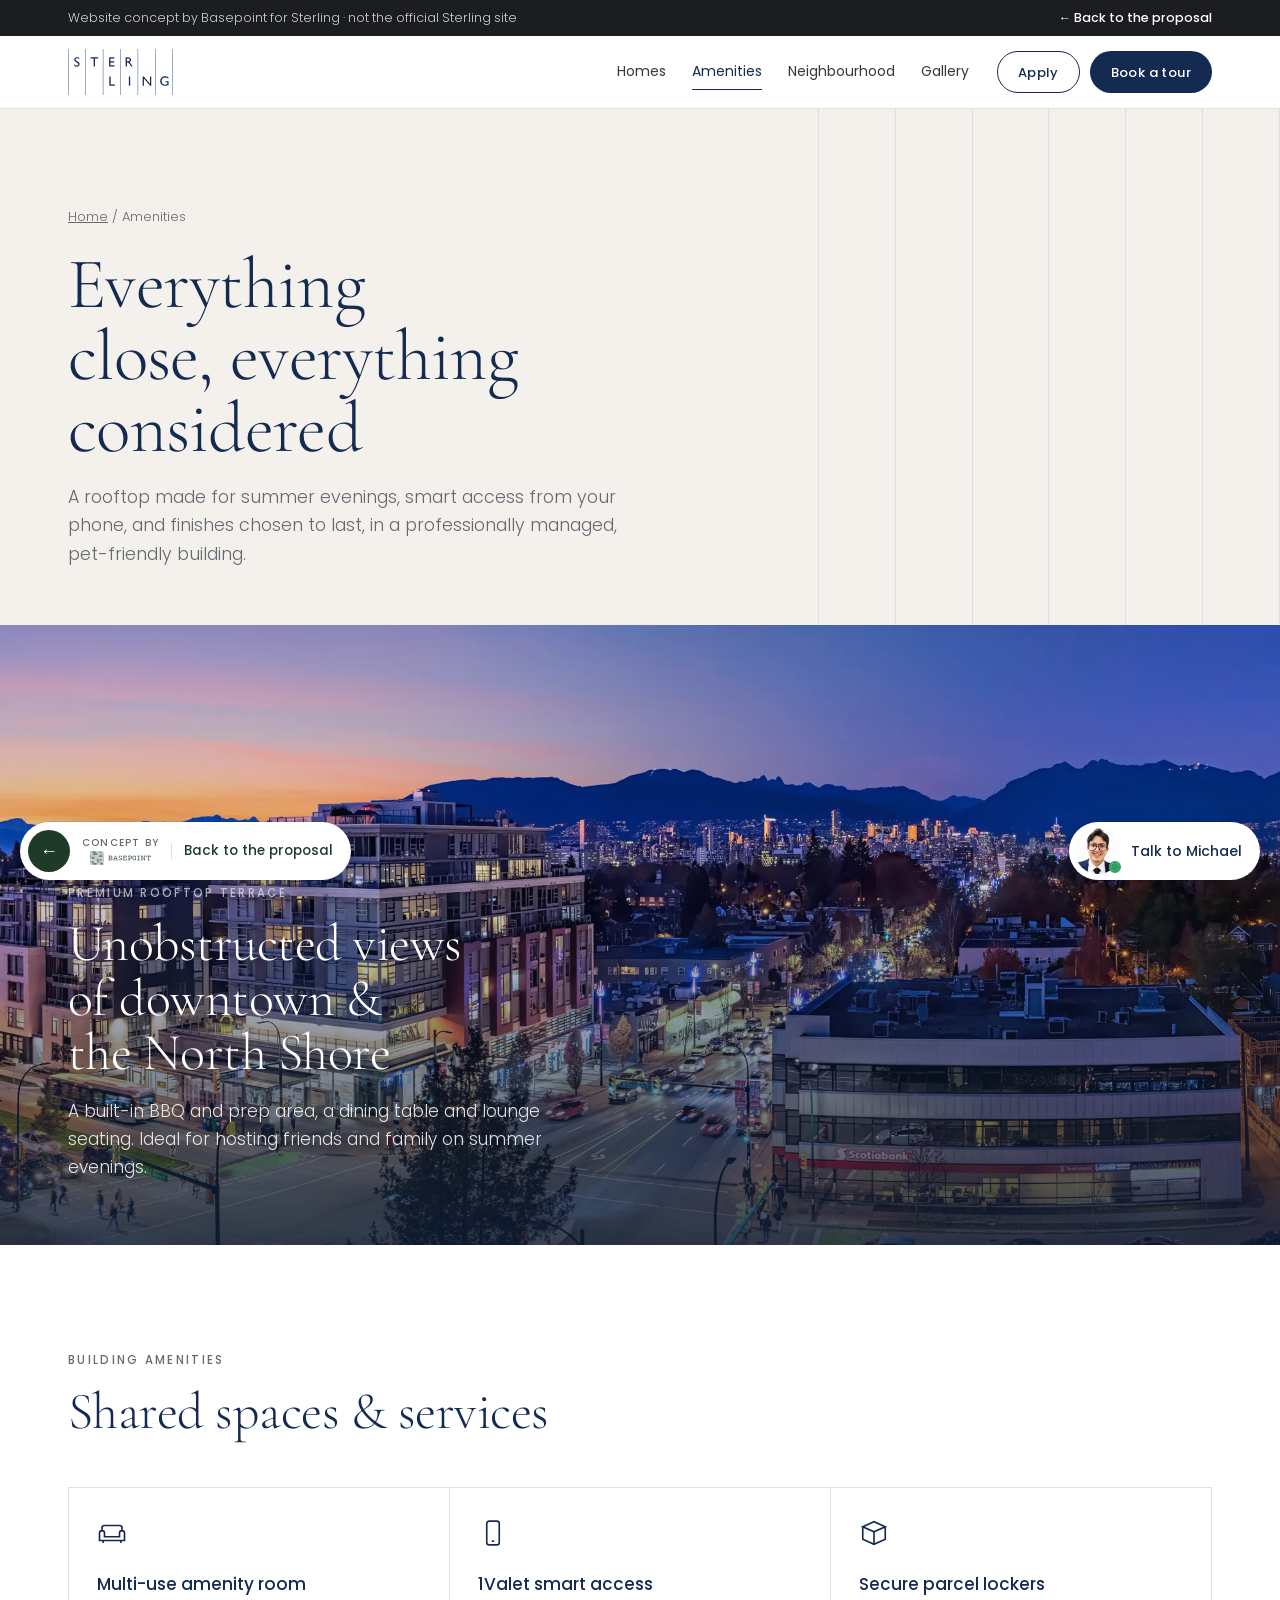
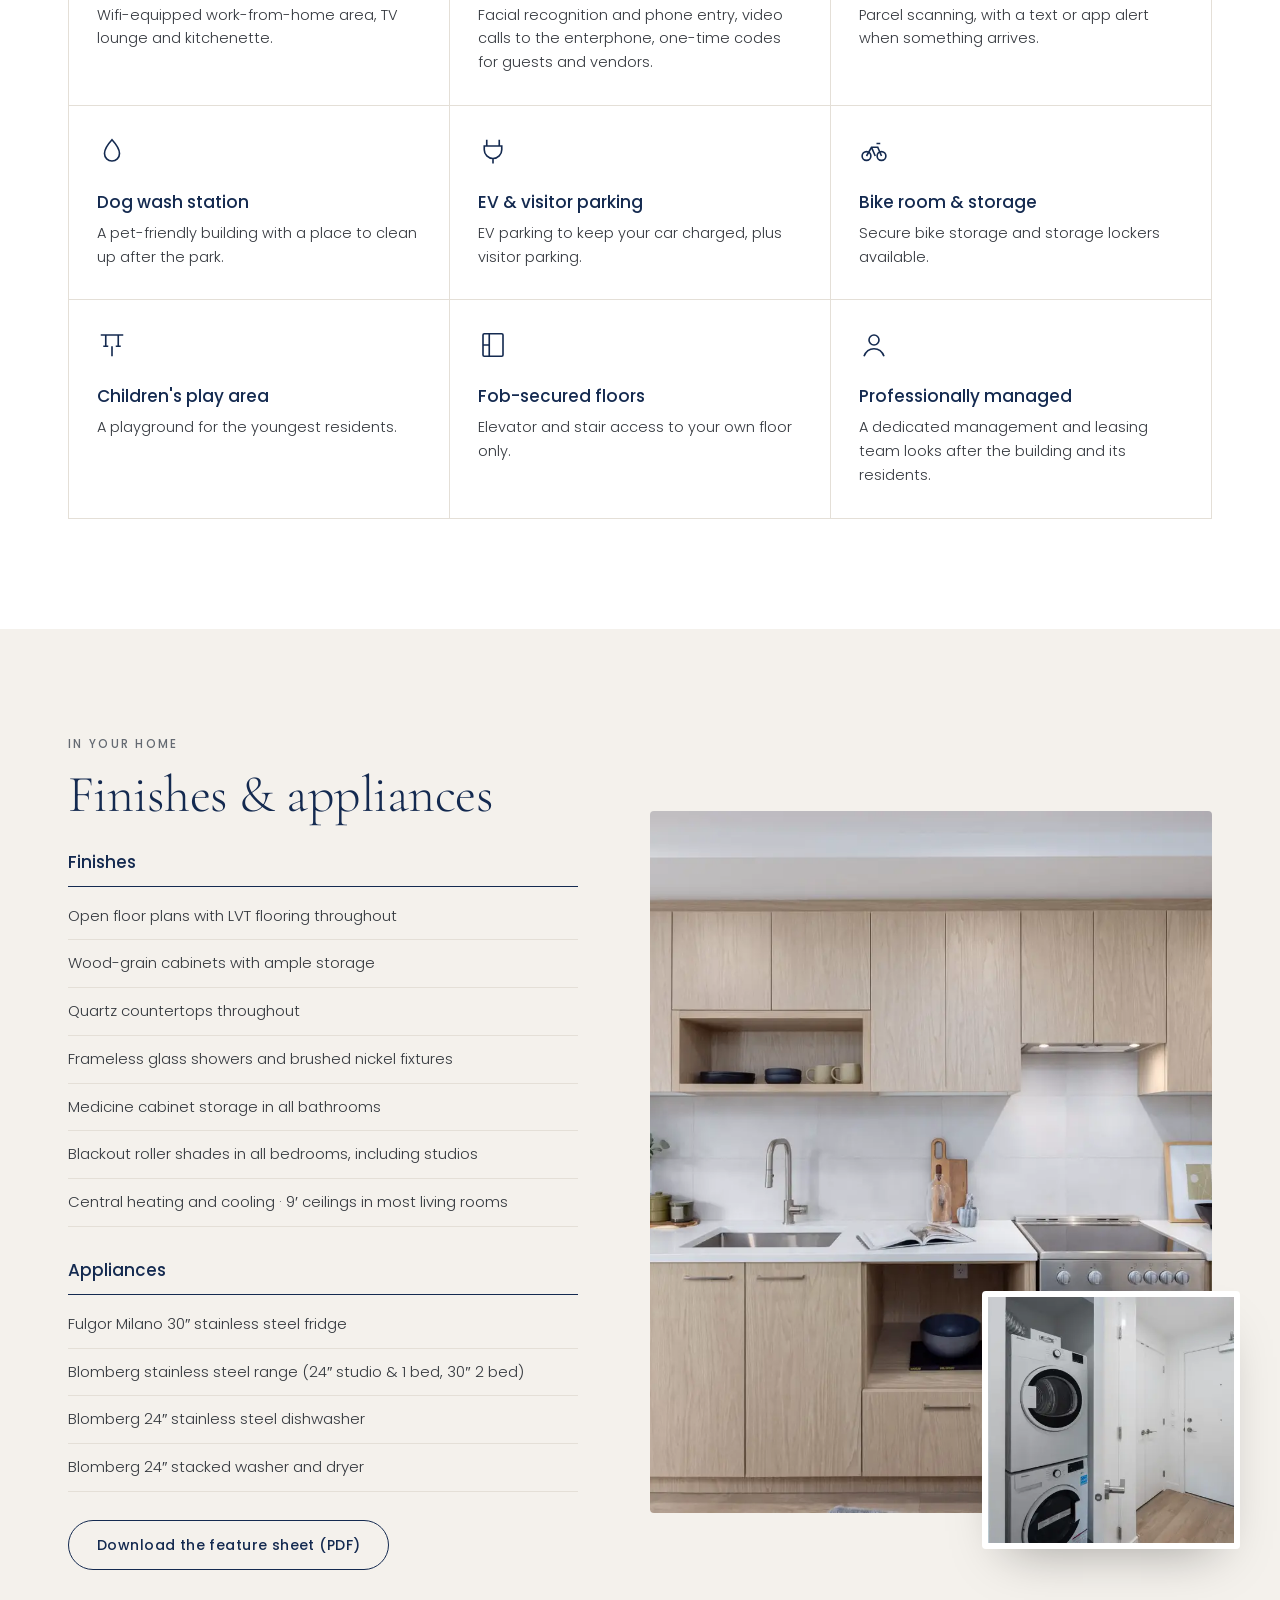
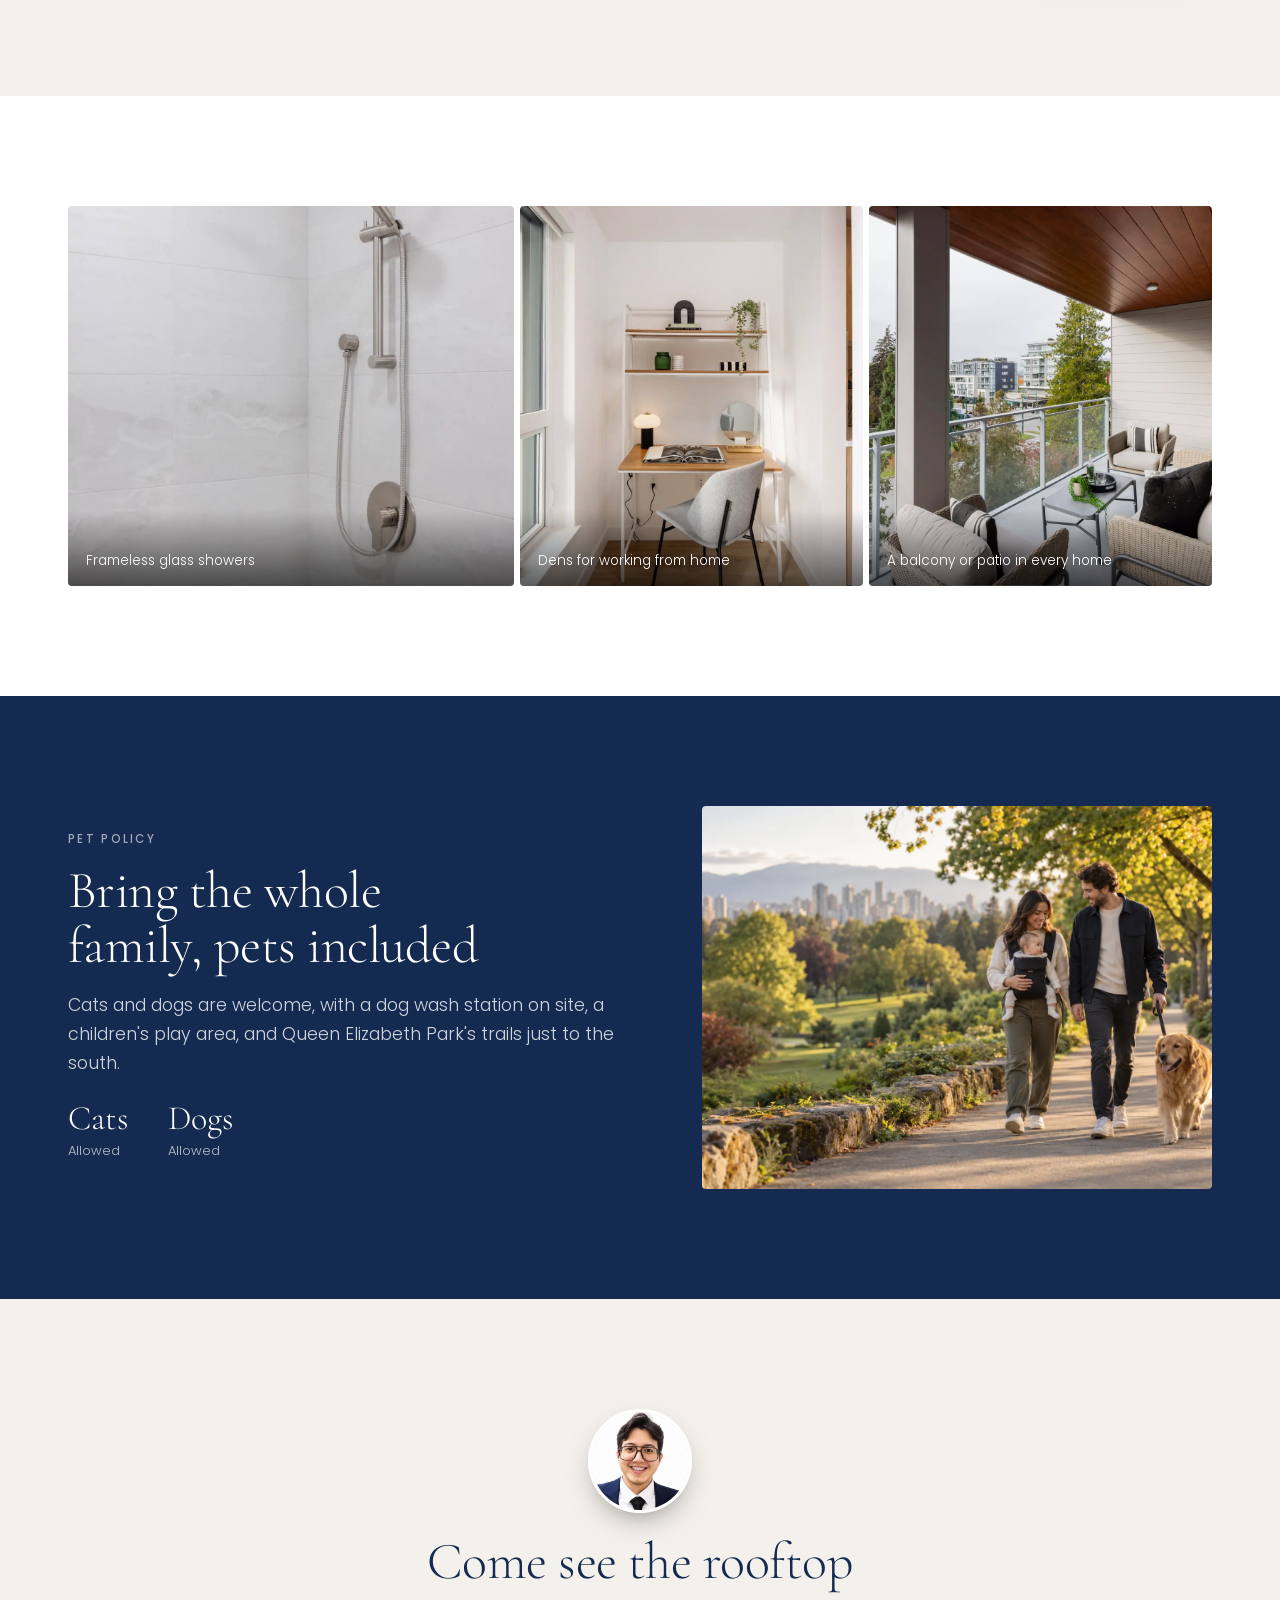
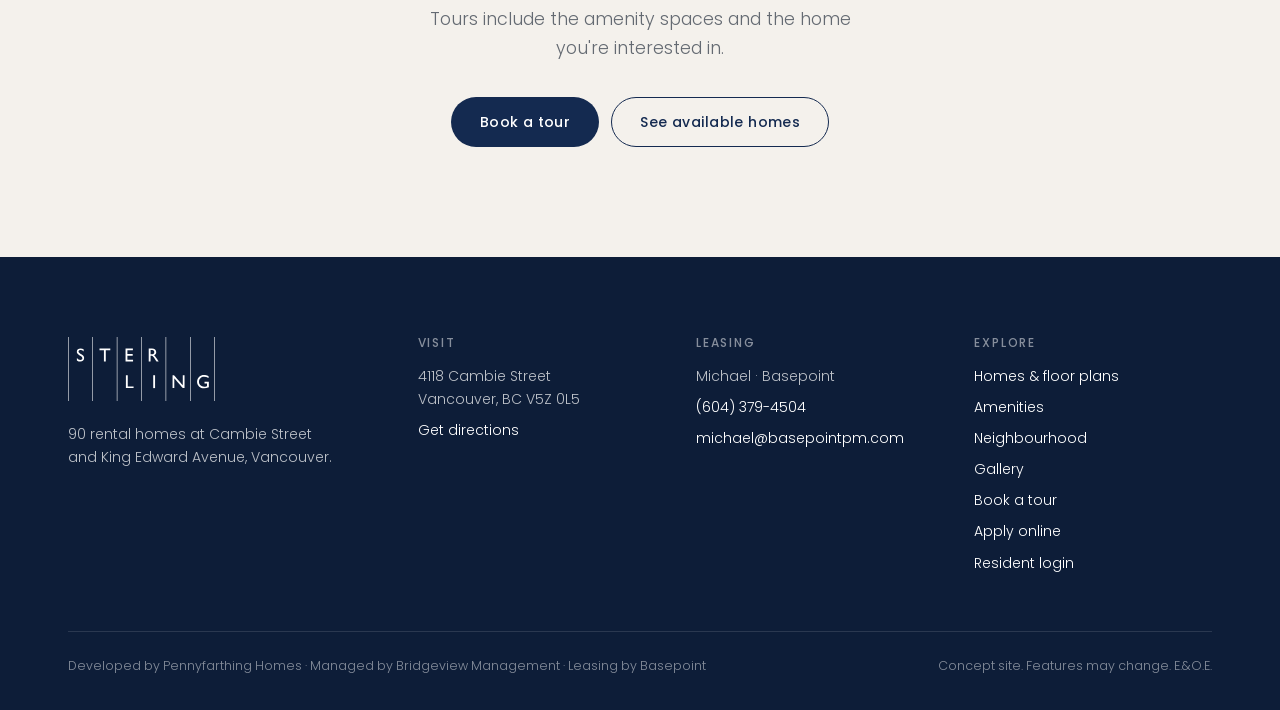
<file: sterling/amenities.html>
<!doctype html>
<html lang="en">
<head>
  <meta charset="utf-8">
  <meta name="viewport" content="width=device-width, initial-scale=1">
  <title>Amenities &amp; features · Sterling, Vancouver</title>
  <meta name="description" content="Rooftop terrace, amenity room, dog wash, EV parking and smart access at Sterling, plus the finishes and appliances in every home. Website concept by Basepoint.">
  <meta name="robots" content="noindex, nofollow">
  <link rel="icon" href="img/sterling-logo-navy.svg" type="image/svg+xml">
  <link rel="preconnect" href="https://fonts.googleapis.com">
  <link rel="preconnect" href="https://fonts.gstatic.com" crossorigin>
  <link href="https://fonts.googleapis.com/css2?family=Cormorant+Garamond:wght@300;400;500&family=Poppins:wght@300;400;500&display=swap" rel="stylesheet">
  <link rel="stylesheet" href="css/site.css">
  <link rel="stylesheet" href="../assets/css/talk.css">
</head>
<body data-page="amenities">

<div class="concept-bar"><div class="wrap"><span>Website concept by Basepoint for Sterling · not the official Sterling site</span><a href="../index.html">← Back to the proposal</a></div></div>

<header class="site-head"><div class="wrap">
  <a class="brand" href="index.html" aria-label="Sterling home"><img src="img/sterling-logo-navy.svg" alt="Sterling"></a>
  <nav class="menu" id="menu" aria-label="Main">
    <a href="homes.html">Homes</a><a href="amenities.html" aria-current="page">Amenities</a><a href="neighbourhood.html">Neighbourhood</a><a href="gallery.html">Gallery</a>
  </nav>
  <div class="head-cta"><a class="btn btn-line btn-sm" data-apply href="#">Apply</a><a class="btn btn-navy btn-sm" href="book-a-tour.html">Book a tour</a></div>
  <button class="menu-toggle" aria-controls="menu" aria-expanded="false" aria-label="Menu"><span></span></button>
</div></header>

<main>
  <section class="page-hero">
    <div class="wrap">
      <p class="crumbs"><a href="index.html">Home</a> / Amenities</p>
      <h1>Everything close, everything considered</h1>
      <p class="lede">A rooftop made for summer evenings, smart access from your phone, and finishes chosen to last, in a professionally managed, pet-friendly building.</p>
    </div>
  </section>

  <section class="band" style="min-height:620px">
    <img src="img/home/rooftop-dusk.webp" alt="Dusk view toward downtown and the North Shore mountains" loading="lazy">
    <div class="wrap reveal">
      <span class="eyebrow" style="color:rgba(255,255,255,.7)">Premium rooftop terrace</span>
      <h2>Unobstructed views of downtown &amp; the North Shore</h2>
      <p>A built-in BBQ and prep area, a dining table and lounge seating. Ideal for hosting friends and family on summer evenings.</p>
    </div>
  </section>

  <section class="section">
    <div class="wrap">
      <span class="eyebrow">Building amenities</span>
      <h2>Shared spaces &amp; services</h2>
      <div class="am-grid reveal">
        <div class="am"><svg viewBox="0 0 24 24"><path d="M4 11V8a2 2 0 0 1 2-2h12a2 2 0 0 1 2 2v3M2 12a2 2 0 0 1 4 0v3h12v-3a2 2 0 0 1 4 0v6H2v-6zM5 18v2M19 18v2"/></svg><h3>Multi-use amenity room</h3><p>Wifi-equipped work-from-home area, TV lounge and kitchenette.</p></div>
        <div class="am"><svg viewBox="0 0 24 24"><rect x="7" y="2.5" width="10" height="19" rx="2"/><path d="M11 18.5h2"/></svg><h3>1Valet smart access</h3><p>Facial recognition and phone entry, video calls to the enterphone, one-time codes for guests and vendors.</p></div>
        <div class="am"><svg viewBox="0 0 24 24"><path d="M3 7l9-4 9 4-9 4-9-4zM3 7v10l9 4 9-4V7M12 11v10"/></svg><h3>Secure parcel lockers</h3><p>Parcel scanning, with a text or app alert when something arrives.</p></div>
        <div class="am"><svg viewBox="0 0 24 24"><path d="M12 3s6 6.5 6 11a6 6 0 0 1-12 0c0-4.5 6-11 6-11z"/></svg><h3>Dog wash station</h3><p>A pet-friendly building with a place to clean up after the park.</p></div>
        <div class="am"><svg viewBox="0 0 24 24"><path d="M7 3v5M17 3v5M5 8h14v3a7 7 0 0 1-14 0V8zM12 18v4"/></svg><h3>EV &amp; visitor parking</h3><p>EV parking to keep your car charged, plus visitor parking.</p></div>
        <div class="am"><svg viewBox="0 0 24 24"><circle cx="6" cy="16" r="3.5"/><circle cx="18" cy="16" r="3.5"/><path d="M6 16l4-7h5l3 7M10 9l3 7M14 6h3"/></svg><h3>Bike room &amp; storage</h3><p>Secure bike storage and storage lockers available.</p></div>
        <div class="am"><svg viewBox="0 0 24 24"><path d="M3 4h18M7 4v9M17 4v9M5 13h4M15 13h4M12 13v8"/></svg><h3>Children's play area</h3><p>A playground for the youngest residents.</p></div>
        <div class="am"><svg viewBox="0 0 24 24"><rect x="4" y="3" width="16" height="18" rx="1"/><path d="M9 3v18M4 12h5"/></svg><h3>Fob-secured floors</h3><p>Elevator and stair access to your own floor only.</p></div>
        <div class="am"><svg viewBox="0 0 24 24"><circle cx="12" cy="8" r="4"/><path d="M4 21c1.5-4 4.5-6 8-6s6.5 2 8 6"/></svg><h3>Professionally managed</h3><p>A dedicated management and leasing team looks after the building and its residents.</p></div>
      </div>
    </div>
  </section>

  <section class="section bg-stone">
    <div class="wrap split rev">
      <div class="split-media reveal">
        <img src="img/gallery/g23.webp" alt="Kitchen with wood-grain cabinets and stainless steel appliances" loading="lazy">
        <img class="inset" src="img/gallery/g27-t.webp" alt="In-suite washer and dryer" loading="lazy">
      </div>
      <div class="reveal">
        <span class="eyebrow">In your home</span>
        <h2>Finishes &amp; appliances</h2>
        <div class="spec" style="grid-template-columns:1fr;gap:32px;margin-top:28px">
          <div>
            <h3>Finishes</h3>
            <ul>
              <li>Open floor plans with LVT flooring throughout</li>
              <li>Wood-grain cabinets with ample storage</li>
              <li>Quartz countertops throughout</li>
              <li>Frameless glass showers and brushed nickel fixtures</li>
              <li>Medicine cabinet storage in all bathrooms</li>
              <li>Blackout roller shades in all bedrooms, including studios</li>
              <li>Central heating and cooling · 9′ ceilings in most living rooms</li>
            </ul>
          </div>
          <div>
            <h3>Appliances</h3>
            <ul>
              <li>Fulgor Milano 30″ stainless steel fridge</li>
              <li>Blomberg stainless steel range (24″ studio &amp; 1 bed, 30″ 2 bed)</li>
              <li>Blomberg 24″ stainless steel dishwasher</li>
              <li>Blomberg 24″ stacked washer and dryer</li>
            </ul>
          </div>
        </div>
        <p style="margin-top:28px"><a class="btn btn-line" href="docs/sterling-feature-sheet.pdf" target="_blank" rel="noopener">Download the feature sheet (PDF)</a></p>
      </div>
    </div>
  </section>

  <section class="section">
    <div class="wrap">
      <div class="trio reveal" style="margin-top:0">
        <figure><img src="img/gallery/g29.webp" alt="Frameless glass shower" loading="lazy"><figcaption>Frameless glass showers</figcaption></figure>
        <figure><img src="img/gallery/g26.webp" alt="Home office by the window" loading="lazy"><figcaption>Dens for working from home</figcaption></figure>
        <figure><img src="img/gallery/g38.webp" alt="Balcony with city view" loading="lazy"><figcaption>A balcony or patio in every home</figcaption></figure>
      </div>
    </div>
  </section>

  <section class="section bg-navy">
    <div class="wrap split">
      <div class="reveal">
        <span class="eyebrow">Pet policy</span>
        <h2>Bring the whole family, pets included</h2>
        <p class="lede" style="color:rgba(255,255,255,.8)">Cats and dogs are welcome, with a dog wash station on site, a children's play area, and Queen Elizabeth Park's trails just to the south.</p>
        <div class="pets"><div>Cats<span>Allowed</span></div><div>Dogs<span>Allowed</span></div></div>
      </div>
      <div class="split-media wide reveal"><img src="img/home/family-dog.webp" alt="A young family with a baby and their golden retriever walking beside Queen Elizabeth Park (illustrative image)" loading="lazy"></div>
    </div>
  </section>

  <section class="section bg-stone cta-face">
    <div class="wrap reveal">
      <img src="../assets/img/team/michael-avatar.webp" alt="Michael, Sterling leasing">
      <h2>Come see the rooftop</h2>
      <p class="lede" style="margin-left:auto;margin-right:auto">Tours include the amenity spaces and the home you're interested in.</p>
      <div class="hero-cta"><a class="btn btn-navy" href="book-a-tour.html">Book a tour</a><a class="btn btn-line" href="homes.html">See available homes</a></div>
    </div>
  </section>
</main>

<footer class="foot"><div class="wrap">
  <div class="foot-grid">
    <div><img src="img/sterling-logo-white.svg" alt="Sterling"><p style="margin-top:22px;max-width:30ch">90 rental homes at Cambie Street and King Edward Avenue, Vancouver.</p></div>
    <div><h4>Visit</h4><p>4118 Cambie Street<br>Vancouver, BC V5Z 0L5</p><p><a href="https://maps.google.com/?q=4118+Cambie+Street+Vancouver+BC" target="_blank" rel="noopener">Get directions</a></p></div>
    <div><h4>Leasing</h4><p>Michael · Basepoint</p><p><a data-phone href="#"></a></p><p><a data-email href="#"></a></p></div>
    <div><h4>Explore</h4><ul><li><a href="homes.html">Homes &amp; floor plans</a></li><li><a href="amenities.html">Amenities</a></li><li><a href="neighbourhood.html">Neighbourhood</a></li><li><a href="gallery.html">Gallery</a></li><li><a href="book-a-tour.html">Book a tour</a></li><li><a data-apply href="#">Apply online</a></li><li><a data-residents href="#">Resident login</a></li></ul></div>
  </div>
  <div class="foot-base"><span>Developed by Pennyfarthing Homes · Managed by Bridgeview Management · Leasing by Basepoint</span><span>Concept site. Features may change. E.&amp;O.E.</span></div>
</div></footer>

<script src="../assets/js/talk.js" data-base="../assets/" data-role="Sterling leasing · Basepoint" data-greeting="Hi, I'm Michael. Questions about parking, storage, pets or the rooftop? Ask away." data-subject="Sterling amenities question"></script>
<script src="js/data.js"></script>
<script src="js/site.js"></script>
</body>
</html>
</file>
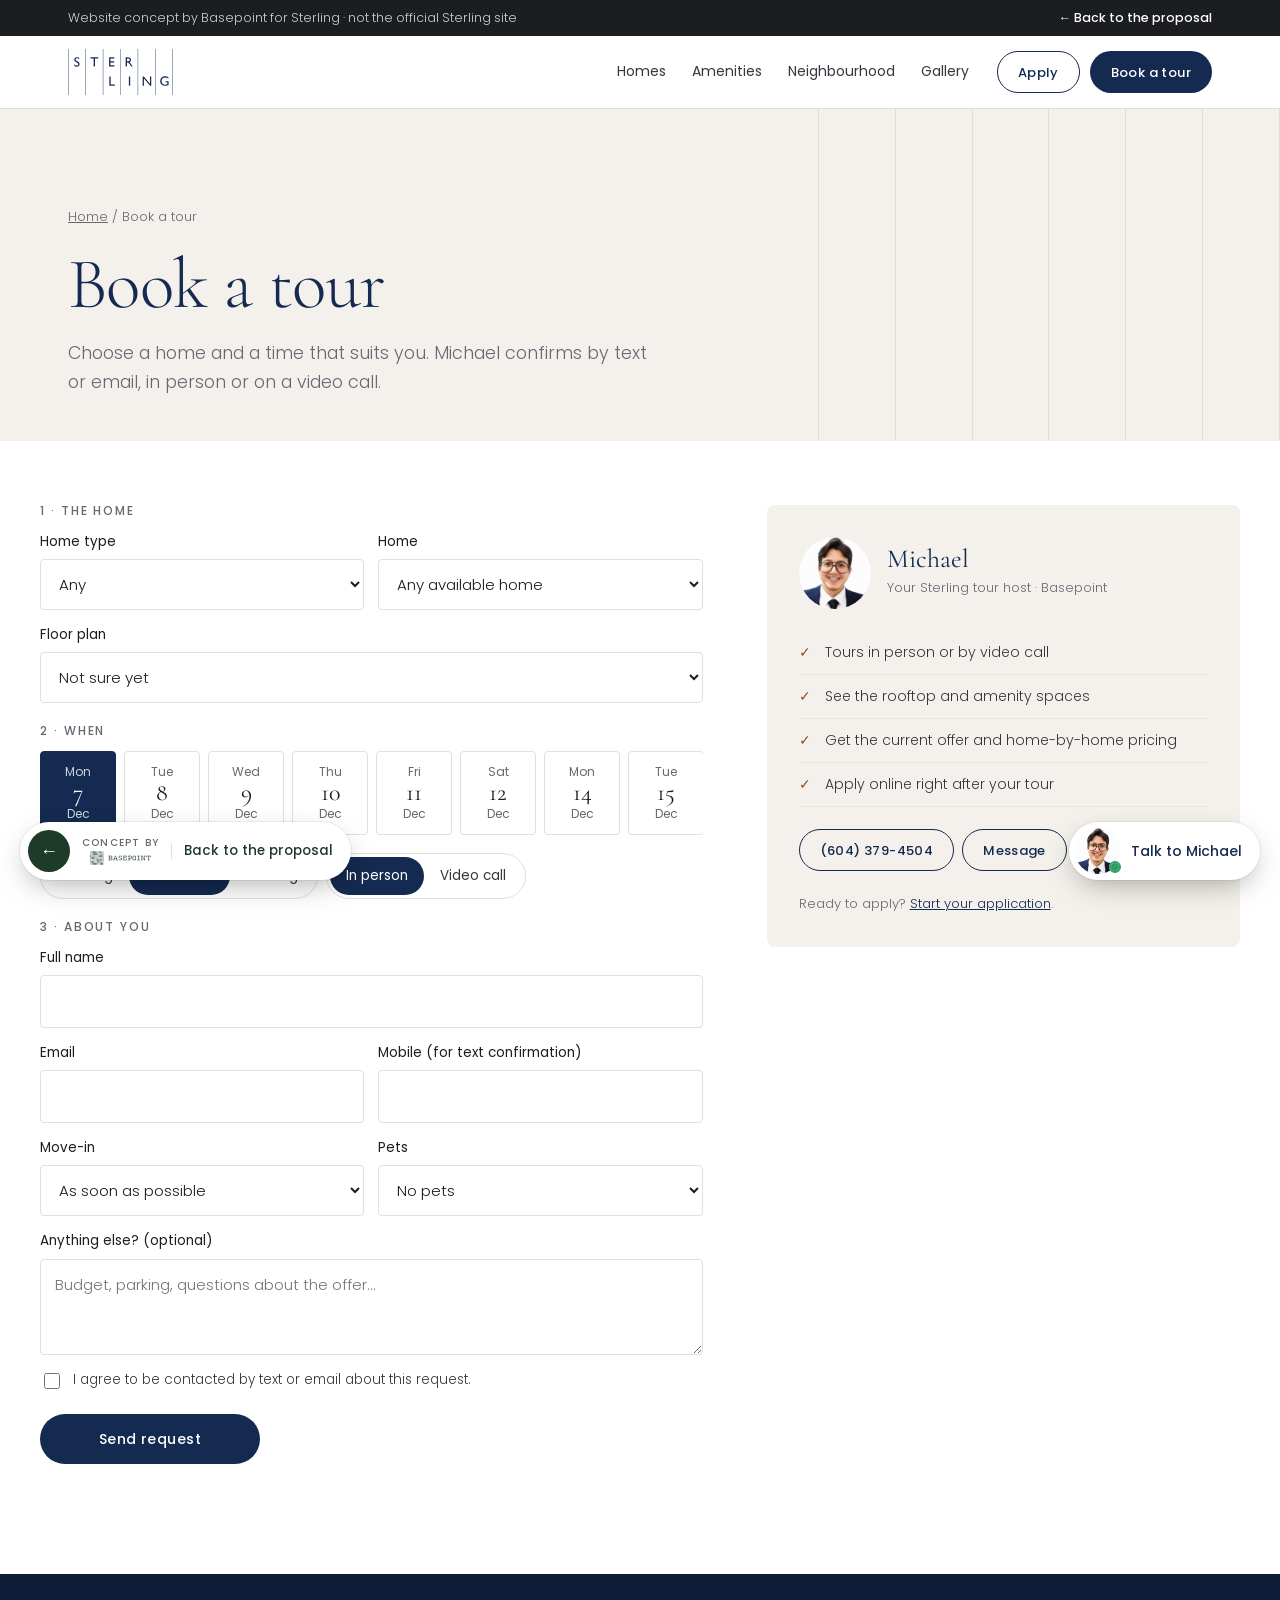
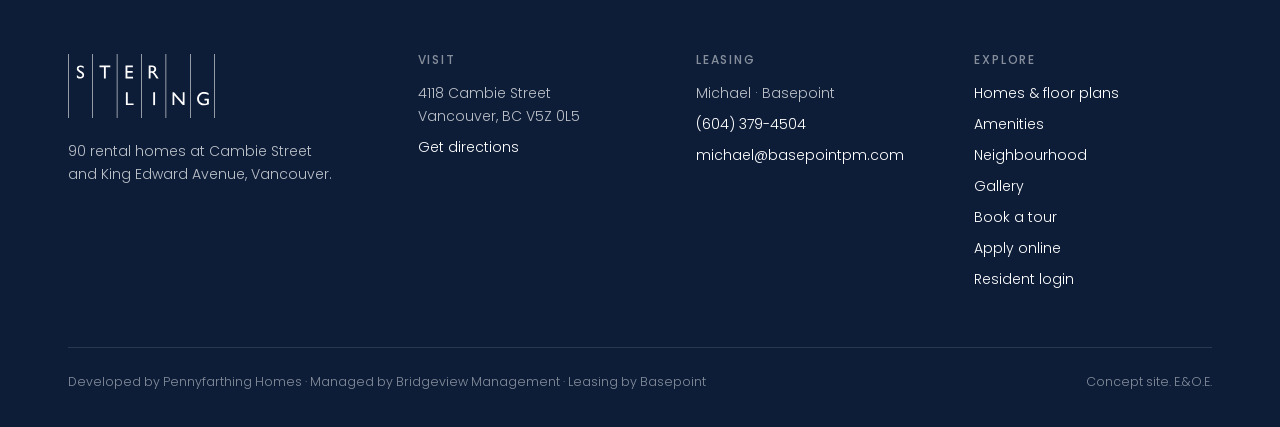
<file: sterling/book-a-tour.html>
<!doctype html>
<html lang="en">
<head>
  <meta charset="utf-8">
  <meta name="viewport" content="width=device-width, initial-scale=1">
  <title>Book a tour · Sterling, Vancouver</title>
  <meta name="description" content="Book an in-person or video tour of Sterling at Cambie & King Edward. Website concept by Basepoint.">
  <meta name="robots" content="noindex, nofollow">
  <link rel="icon" href="img/sterling-logo-navy.svg" type="image/svg+xml">
  <link rel="preconnect" href="https://fonts.googleapis.com">
  <link rel="preconnect" href="https://fonts.gstatic.com" crossorigin>
  <link href="https://fonts.googleapis.com/css2?family=Cormorant+Garamond:wght@300;400;500&family=Poppins:wght@300;400;500&display=swap" rel="stylesheet">
  <link rel="stylesheet" href="css/site.css">
  <link rel="stylesheet" href="../assets/css/talk.css">
</head>
<body data-page="tour">

<div class="concept-bar"><div class="wrap"><span>Website concept by Basepoint for Sterling · not the official Sterling site</span><a href="../index.html">← Back to the proposal</a></div></div>

<header class="site-head"><div class="wrap">
  <a class="brand" href="index.html" aria-label="Sterling home"><img src="img/sterling-logo-navy.svg" alt="Sterling"></a>
  <nav class="menu" id="menu" aria-label="Main">
    <a href="homes.html">Homes</a><a href="amenities.html">Amenities</a><a href="neighbourhood.html">Neighbourhood</a><a href="gallery.html">Gallery</a>
  </nav>
  <div class="head-cta"><a class="btn btn-line btn-sm" data-apply href="#">Apply</a><a class="btn btn-navy btn-sm" href="book-a-tour.html" aria-current="page">Book a tour</a></div>
  <button class="menu-toggle" aria-controls="menu" aria-expanded="false" aria-label="Menu"><span></span></button>
</div></header>

<main>
  <section class="page-hero" style="padding-bottom:44px">
    <div class="wrap">
      <p class="crumbs"><a href="index.html">Home</a> / Book a tour</p>
      <h1 id="tour-title">Book a tour</h1>
      <p class="lede">Choose a home and a time that suits you. Michael confirms by text or email, in person or on a video call.</p>
    </div>
  </section>

  <div class="wrap tour">
    <form class="form" id="tour-form" novalidate>
      <input type="hidden" name="kind" id="kind" value="Tour">
      <input type="hidden" name="date" id="date">
      <input type="hidden" name="time" id="time" value="Afternoon (12–4 pm)">
      <input type="hidden" name="tourtype" id="tourtype" value="In person">

      <fieldset class="fieldset">
        <legend>1 · The home</legend>
        <div class="row2">
          <div class="field"><label for="type">Home type</label>
            <select id="type" name="type"><option value="">Any</option><option value="studio">Studio</option><option value="one">1 Bed</option><option value="two">2 Bed</option></select></div>
          <div class="field"><label for="unit">Home</label><select id="unit" name="unit"></select></div>
        </div>
        <div class="field"><label for="plan">Floor plan</label><select id="plan" name="plan"></select></div>
      </fieldset>

      <fieldset class="fieldset">
        <legend>2 · When</legend>
        <div class="days" id="days" role="group" aria-label="Preferred day"></div>
        <div class="slots">
          <div class="seg" data-for="time" role="group" aria-label="Preferred time">
            <button type="button" data-v="Morning (10 am–12 pm)" aria-pressed="false">Morning</button>
            <button type="button" data-v="Afternoon (12–4 pm)" aria-pressed="true">Afternoon</button>
            <button type="button" data-v="Evening (4–6 pm)" aria-pressed="false">Evening</button>
          </div>
          <div class="seg" data-for="tourtype" role="group" aria-label="Tour type">
            <button type="button" data-v="In person" aria-pressed="true">In person</button>
            <button type="button" data-v="Video call" aria-pressed="false">Video call</button>
          </div>
        </div>
      </fieldset>

      <fieldset class="fieldset">
        <legend>3 · About you</legend>
        <div class="field"><label for="name">Full name</label><input id="name" name="name" autocomplete="name" required><span class="err">Please add your name.</span></div>
        <div class="row2">
          <div class="field"><label for="email">Email</label><input id="email" name="email" type="email" autocomplete="email" required><span class="err">Please add a valid email.</span></div>
          <div class="field"><label for="phone">Mobile (for text confirmation)</label><input id="phone" name="phone" type="tel" autocomplete="tel" required><span class="err">Please add a phone number.</span></div>
        </div>
        <div class="row2">
          <div class="field"><label for="movein">Move-in</label>
            <select id="movein" name="movein"><option>As soon as possible</option><option>Within 30 days</option><option>In 1–2 months</option><option>In 2+ months</option></select></div>
          <div class="field"><label for="pets">Pets</label>
            <select id="pets" name="pets"><option>No pets</option><option>Cat</option><option>Dog</option><option>Cat and dog</option><option>Other</option></select></div>
        </div>
        <div class="field"><label for="message">Anything else? (optional)</label><textarea id="message" name="message" placeholder="Budget, parking, questions about the offer…"></textarea></div>
        <label class="check"><input type="checkbox" name="consent" value="Yes" required> I agree to be contacted by text or email about this request.</label>
        <span class="err">Please tick the box so we can contact you.</span>
      </fieldset>

      <div>
        <button class="btn btn-navy" type="submit" style="min-width:220px">Send request</button>
        <p id="send-err" hidden style="color:#B3261E;font-size:13px;margin-top:12px">Something went wrong. Please call or text <a data-phone href="#"></a>.</p>
      </div>
    </form>

    <aside class="host">
      <div class="host-top"><img src="../assets/img/team/michael-avatar.webp" alt="Michael"><div><b>Michael</b><span>Your Sterling tour host · Basepoint</span></div></div>
      <ul>
        <li>Tours in person or by video call</li>
        <li>See the rooftop and amenity spaces</li>
        <li>Get the current offer and home-by-home pricing</li>
        <li>Apply online right after your tour</li>
      </ul>
      <div class="btns"><a class="btn btn-line btn-sm" data-phone href="#"></a><a class="btn btn-line btn-sm" href="#" data-talk>Message</a></div>
      <p style="font-size:13px;color:var(--muted);margin:22px 0 0">Ready to apply? <a data-apply href="#">Start your application</a>.</p>
    </aside>
  </div>
</main>

<footer class="foot"><div class="wrap">
  <div class="foot-grid">
    <div><img src="img/sterling-logo-white.svg" alt="Sterling"><p style="margin-top:22px;max-width:30ch">90 rental homes at Cambie Street and King Edward Avenue, Vancouver.</p></div>
    <div><h4>Visit</h4><p>4118 Cambie Street<br>Vancouver, BC V5Z 0L5</p><p><a href="https://maps.google.com/?q=4118+Cambie+Street+Vancouver+BC" target="_blank" rel="noopener">Get directions</a></p></div>
    <div><h4>Leasing</h4><p>Michael · Basepoint</p><p><a data-phone href="#"></a></p><p><a data-email href="#"></a></p></div>
    <div><h4>Explore</h4><ul><li><a href="homes.html">Homes &amp; floor plans</a></li><li><a href="amenities.html">Amenities</a></li><li><a href="neighbourhood.html">Neighbourhood</a></li><li><a href="gallery.html">Gallery</a></li><li><a href="book-a-tour.html">Book a tour</a></li><li><a data-apply href="#">Apply online</a></li><li><a data-residents href="#">Resident login</a></li></ul></div>
  </div>
  <div class="foot-base"><span>Developed by Pennyfarthing Homes · Managed by Bridgeview Management · Leasing by Basepoint</span><span>Concept site. E.&amp;O.E.</span></div>
</div></footer>

<script src="../assets/js/talk.js" data-base="../assets/" data-role="Sterling leasing · Basepoint" data-greeting="Hi, I'm Michael. Prefer to just send me a quick note instead of the form? Go ahead." data-subject="Sterling tour question"></script>
<script src="js/data.js"></script>
<script src="js/site.js"></script>
</body>
</html>
</file>
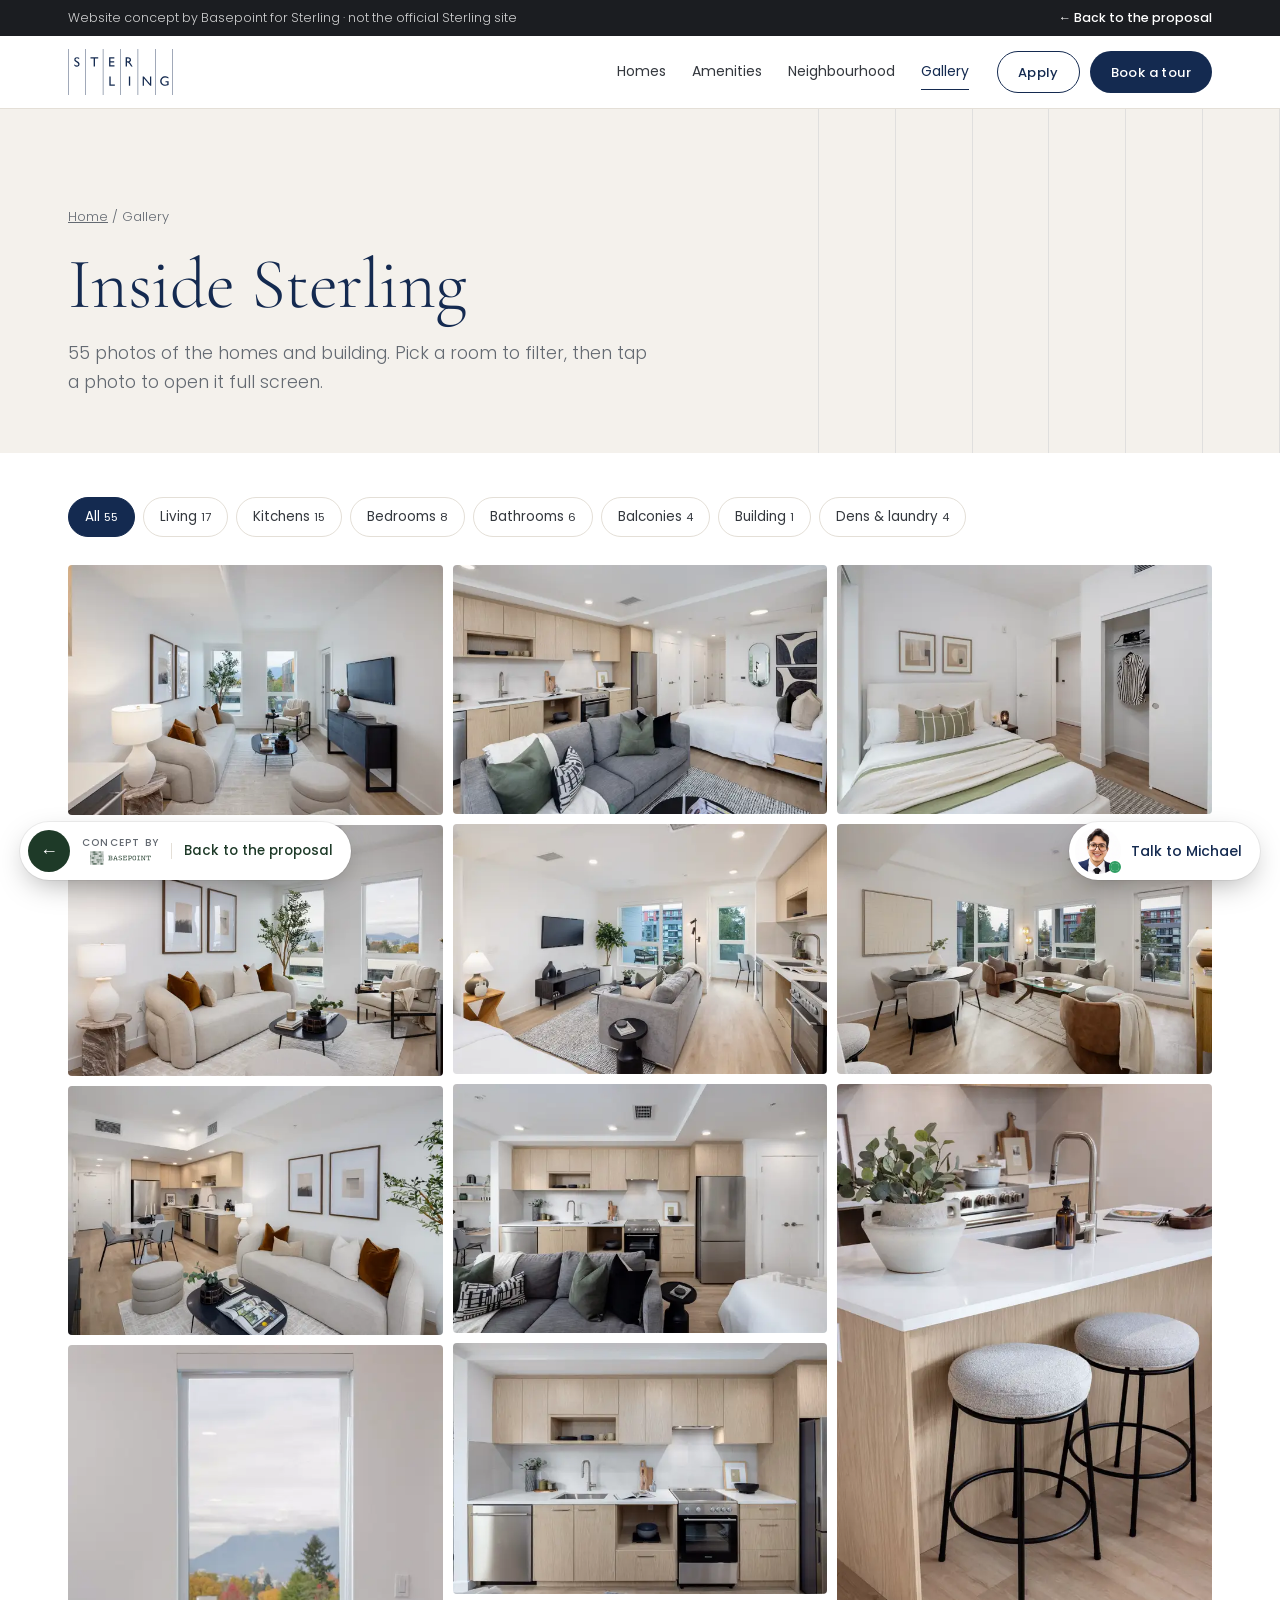
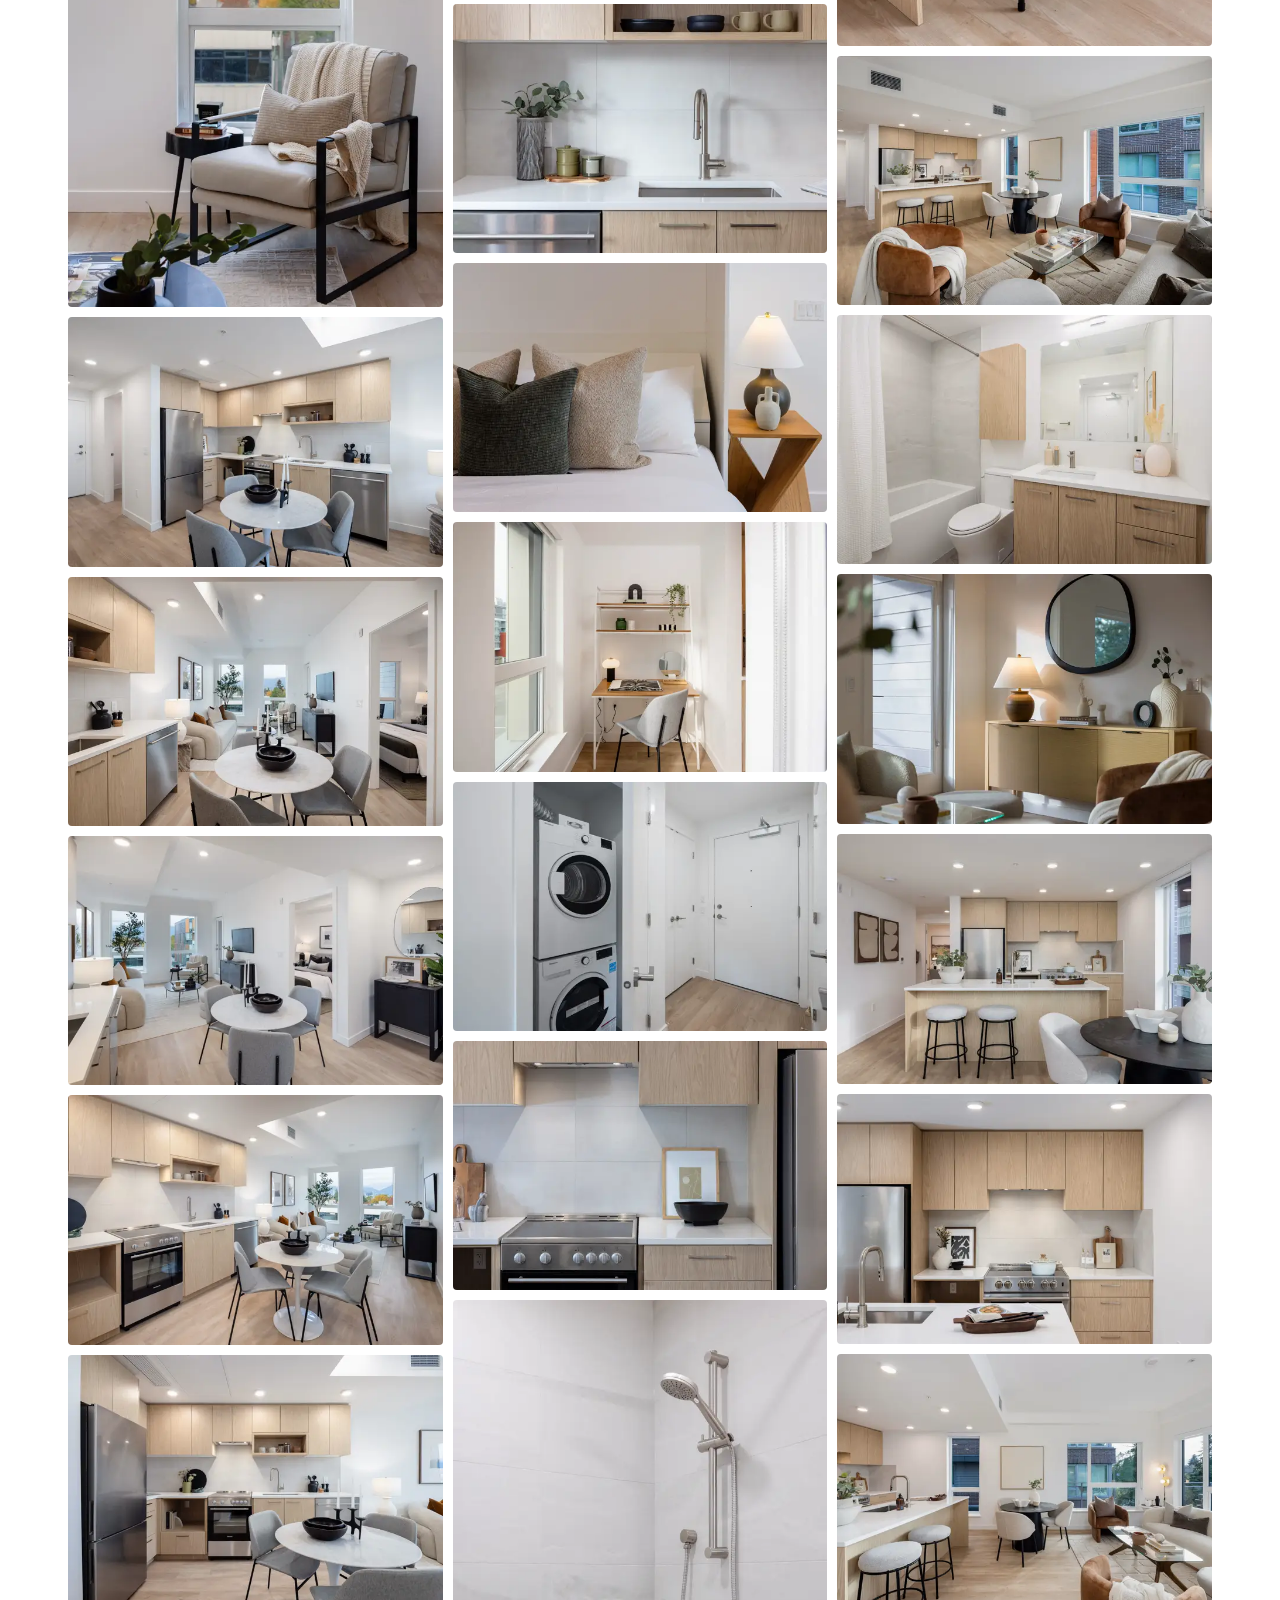
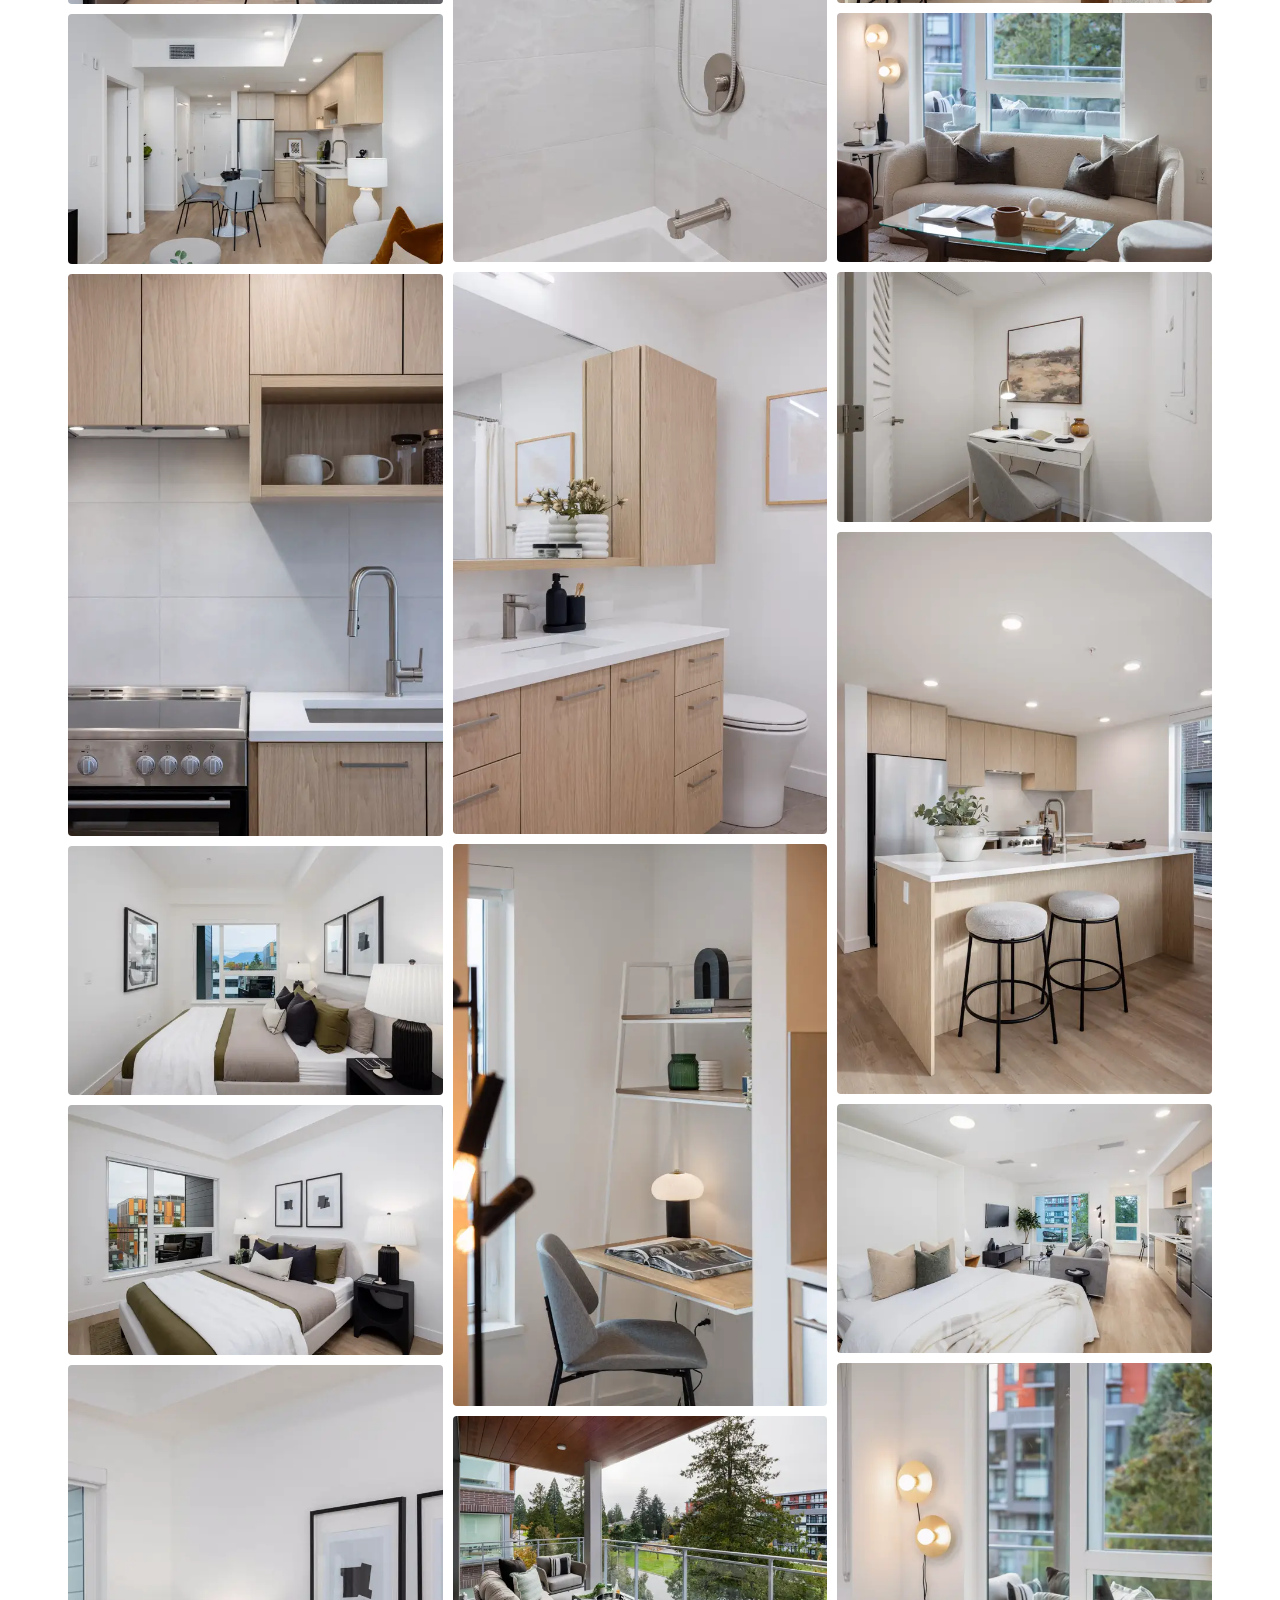
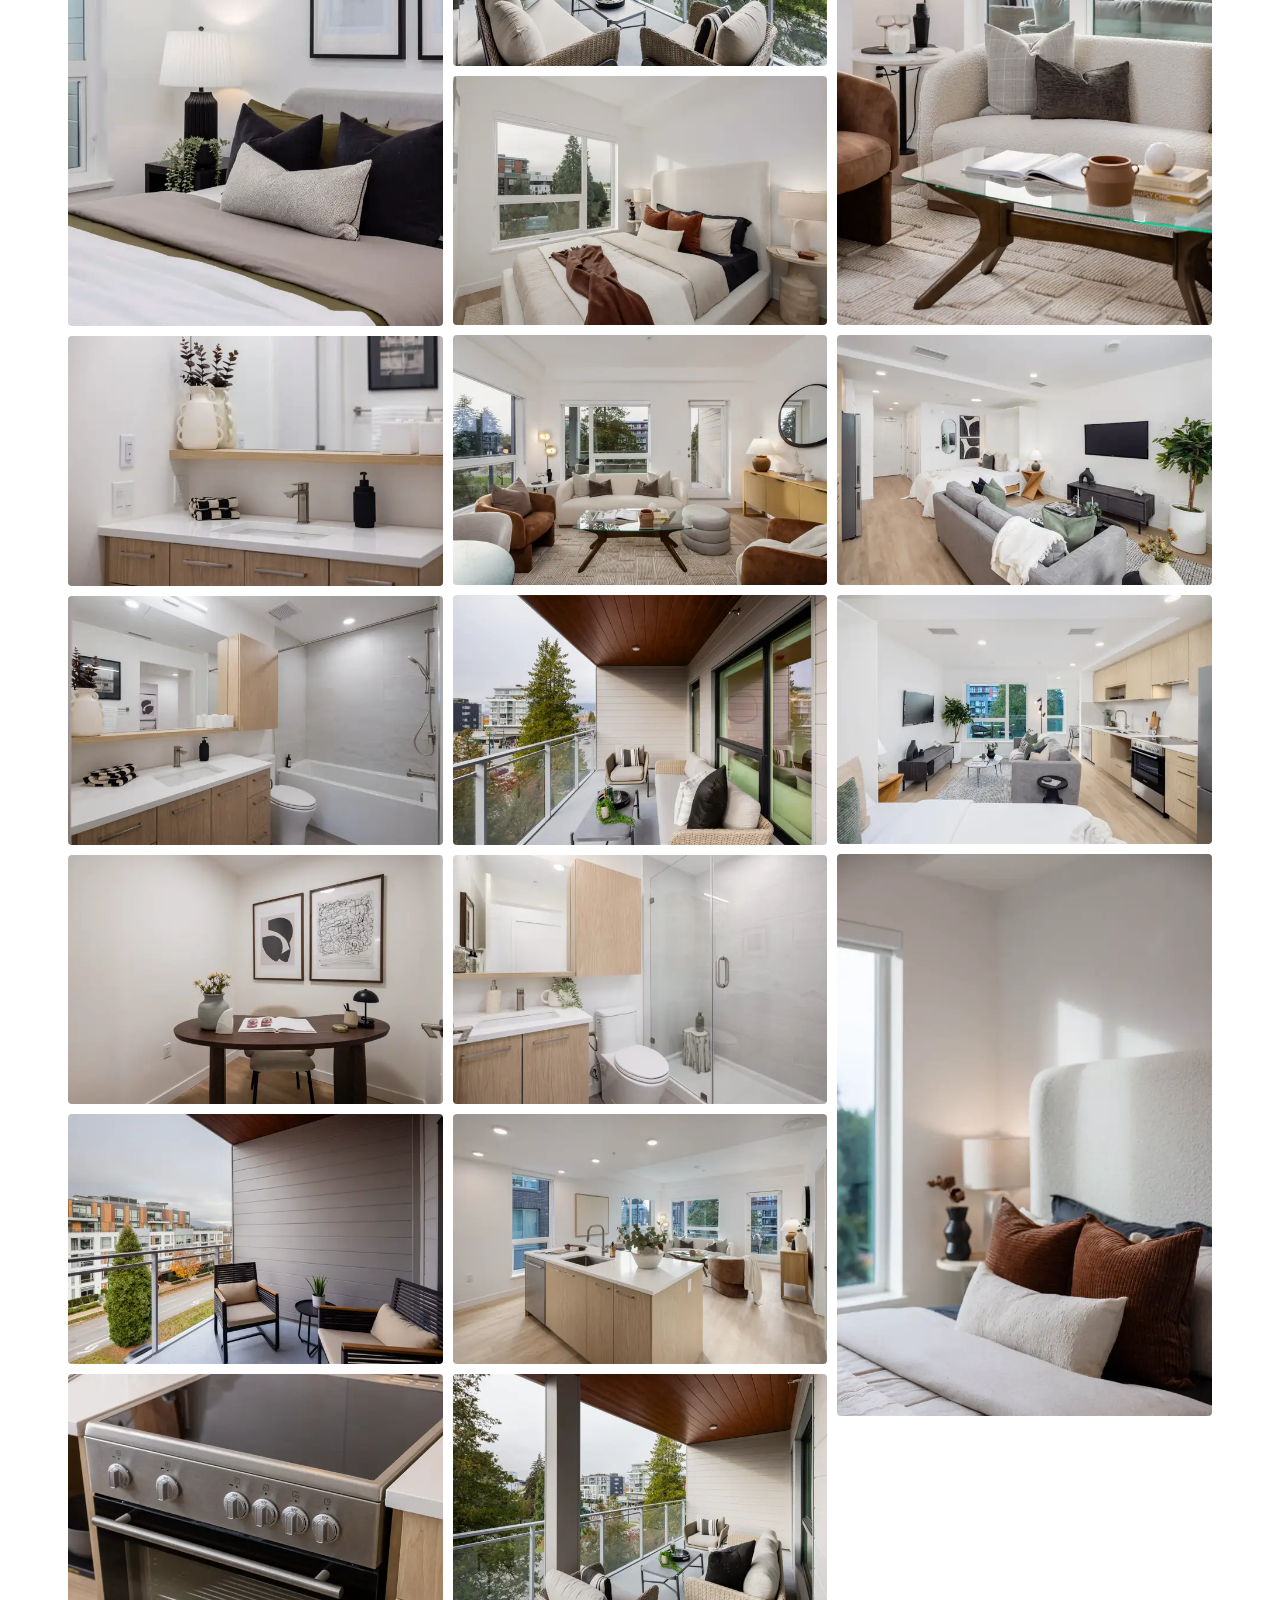
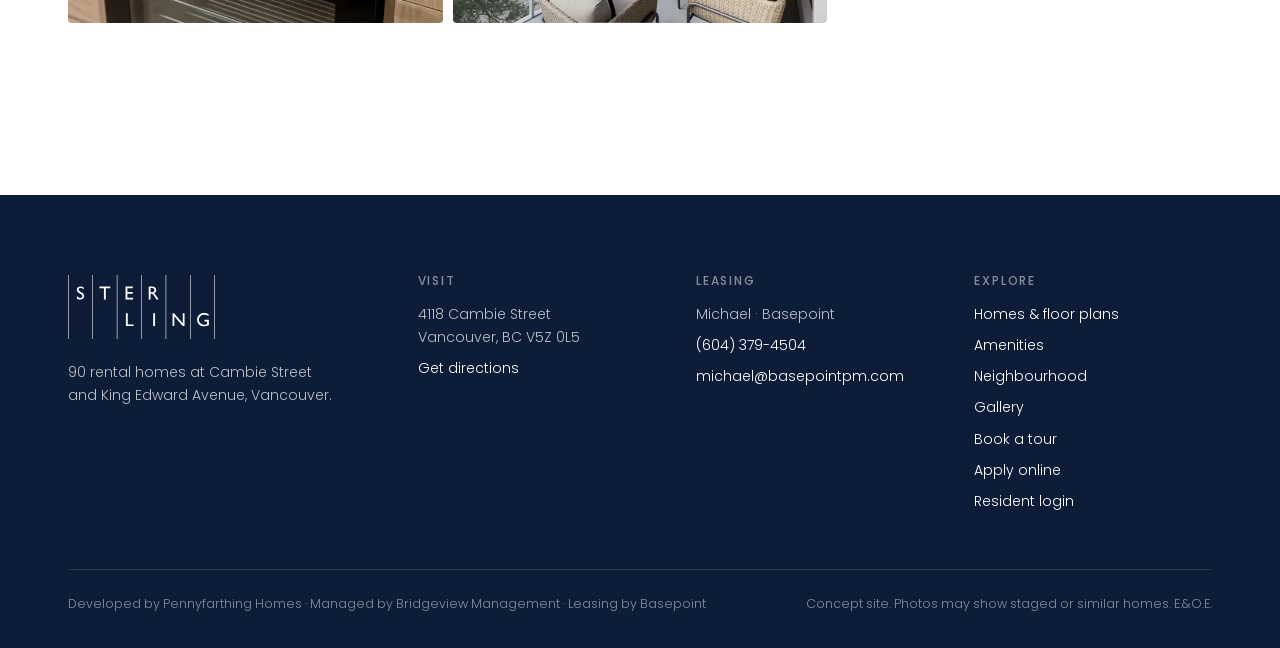
<file: sterling/gallery.html>
<!doctype html>
<html lang="en">
<head>
  <meta charset="utf-8">
  <meta name="viewport" content="width=device-width, initial-scale=1">
  <title>Gallery · Sterling, Vancouver</title>
  <meta name="description" content="Photos of the homes at Sterling: living rooms, kitchens, bedrooms, bathrooms, dens and balconies. Website concept by Basepoint.">
  <meta name="robots" content="noindex, nofollow">
  <link rel="icon" href="img/sterling-logo-navy.svg" type="image/svg+xml">
  <link rel="preconnect" href="https://fonts.googleapis.com">
  <link rel="preconnect" href="https://fonts.gstatic.com" crossorigin>
  <link href="https://fonts.googleapis.com/css2?family=Cormorant+Garamond:wght@300;400;500&family=Poppins:wght@300;400;500&display=swap" rel="stylesheet">
  <link rel="stylesheet" href="css/site.css">
  <link rel="stylesheet" href="../assets/css/talk.css">
</head>
<body data-page="gallery">

<div class="concept-bar"><div class="wrap"><span>Website concept by Basepoint for Sterling · not the official Sterling site</span><a href="../index.html">← Back to the proposal</a></div></div>

<header class="site-head"><div class="wrap">
  <a class="brand" href="index.html" aria-label="Sterling home"><img src="img/sterling-logo-navy.svg" alt="Sterling"></a>
  <nav class="menu" id="menu" aria-label="Main">
    <a href="homes.html">Homes</a><a href="amenities.html">Amenities</a><a href="neighbourhood.html">Neighbourhood</a><a href="gallery.html" aria-current="page">Gallery</a>
  </nav>
  <div class="head-cta"><a class="btn btn-line btn-sm" data-apply href="#">Apply</a><a class="btn btn-navy btn-sm" href="book-a-tour.html">Book a tour</a></div>
  <button class="menu-toggle" aria-controls="menu" aria-expanded="false" aria-label="Menu"><span></span></button>
</div></header>

<main>
  <section class="page-hero">
    <div class="wrap">
      <p class="crumbs"><a href="index.html">Home</a> / Gallery</p>
      <h1>Inside Sterling</h1>
      <p class="lede">55 photos of the homes and building. Pick a room to filter, then tap a photo to open it full screen.</p>
    </div>
  </section>

  <section class="section-sm" style="padding-top:44px">
    <div class="wrap">
      <div class="gal-bar" id="gal-bar" role="group" aria-label="Filter photos"></div>
      <div class="gal" id="gal"></div>
    </div>
  </section>
</main>

<dialog class="lightbox" id="lb" aria-label="Photo viewer">
  <div class="lb">
    <img id="lb-img" alt="">
    <p class="lb-cap" id="lb-cap"></p>
  </div>
  <button class="lb-btn lb-prev" aria-label="Previous photo">←</button>
  <button class="lb-btn lb-next" aria-label="Next photo">→</button>
  <button class="lb-close" aria-label="Close">×</button>
</dialog>

<footer class="foot"><div class="wrap">
  <div class="foot-grid">
    <div><img src="img/sterling-logo-white.svg" alt="Sterling"><p style="margin-top:22px;max-width:30ch">90 rental homes at Cambie Street and King Edward Avenue, Vancouver.</p></div>
    <div><h4>Visit</h4><p>4118 Cambie Street<br>Vancouver, BC V5Z 0L5</p><p><a href="https://maps.google.com/?q=4118+Cambie+Street+Vancouver+BC" target="_blank" rel="noopener">Get directions</a></p></div>
    <div><h4>Leasing</h4><p>Michael · Basepoint</p><p><a data-phone href="#"></a></p><p><a data-email href="#"></a></p></div>
    <div><h4>Explore</h4><ul><li><a href="homes.html">Homes &amp; floor plans</a></li><li><a href="amenities.html">Amenities</a></li><li><a href="neighbourhood.html">Neighbourhood</a></li><li><a href="gallery.html">Gallery</a></li><li><a href="book-a-tour.html">Book a tour</a></li><li><a data-apply href="#">Apply online</a></li><li><a data-residents href="#">Resident login</a></li></ul></div>
  </div>
  <div class="foot-base"><span>Developed by Pennyfarthing Homes · Managed by Bridgeview Management · Leasing by Basepoint</span><span>Concept site. Photos may show staged or similar homes. E.&amp;O.E.</span></div>
</div></footer>

<script src="../assets/js/talk.js" data-base="../assets/" data-role="Sterling leasing · Basepoint" data-greeting="Hi, I'm Michael. Like what you see? I can send you photos of a specific home, or book you a tour." data-subject="Sterling gallery question"></script>
<script src="js/data.js"></script>
<script src="js/site.js"></script>
</body>
</html>
</file>
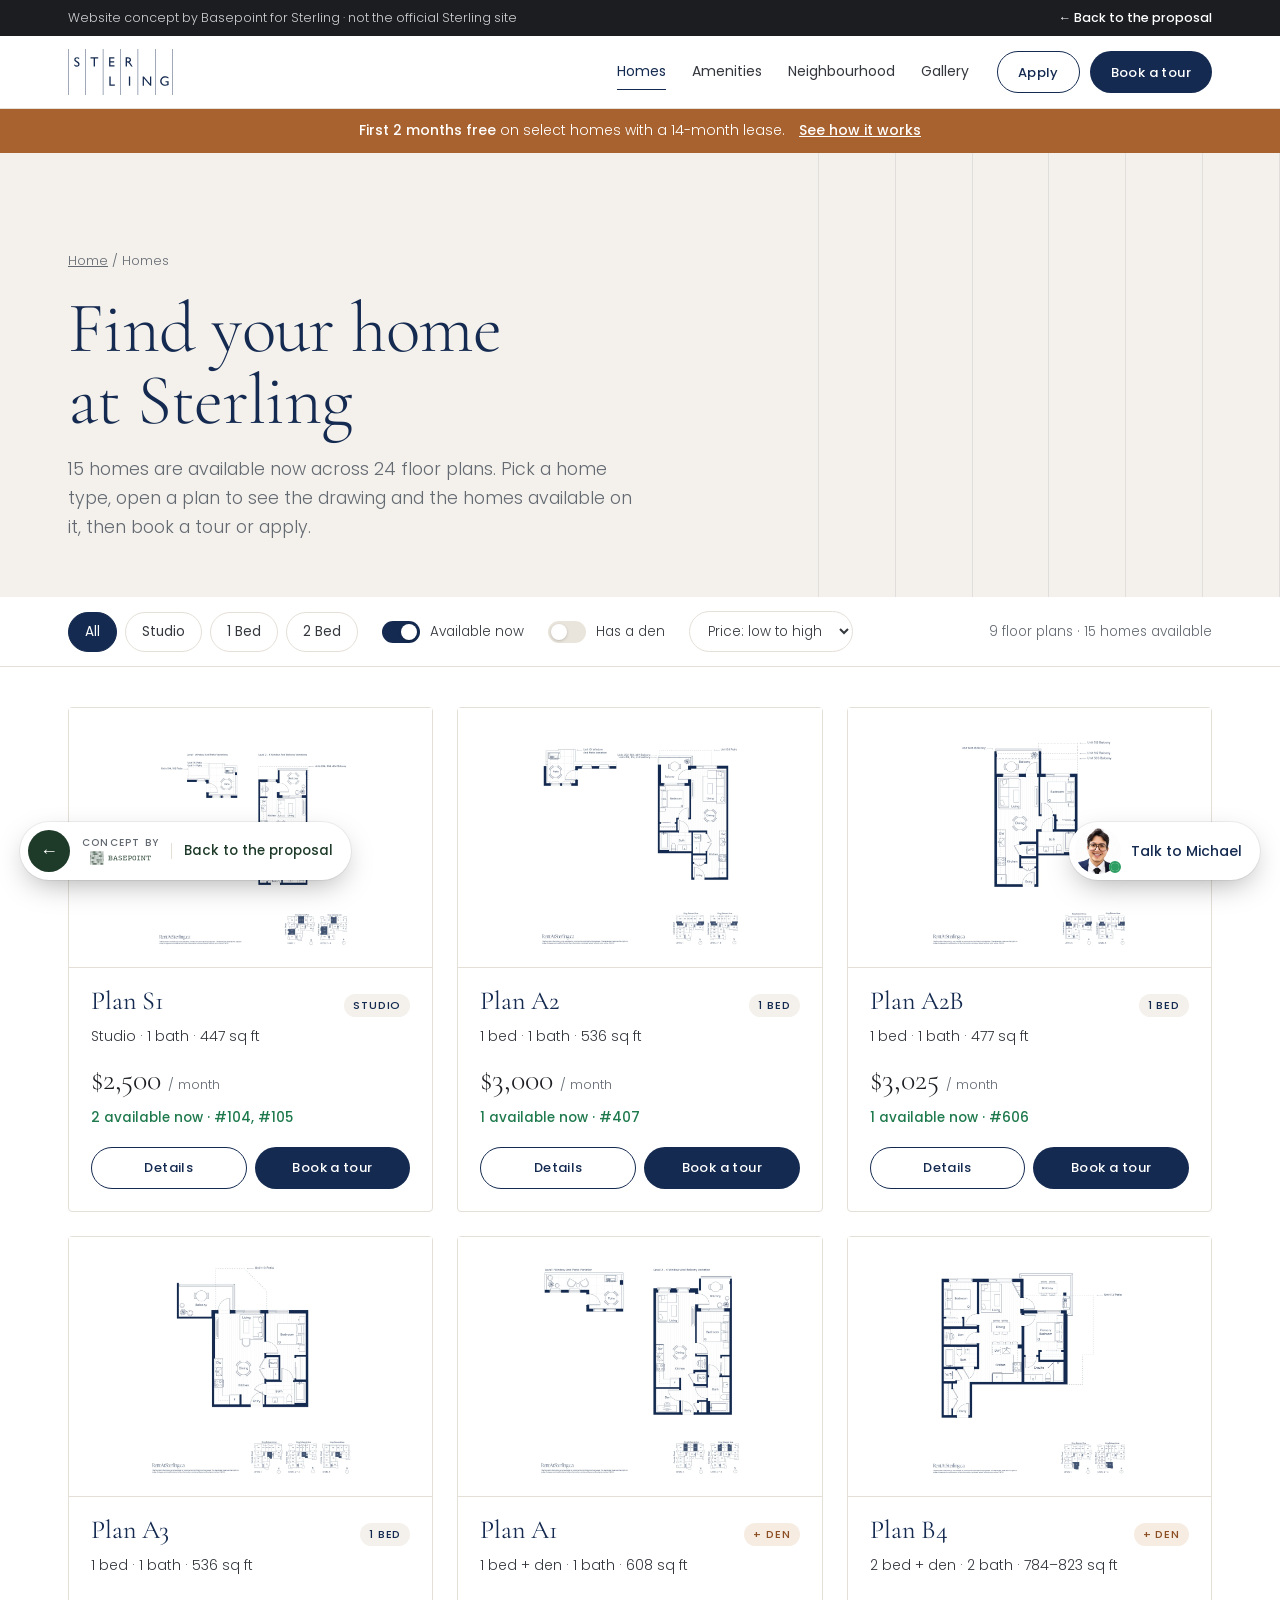
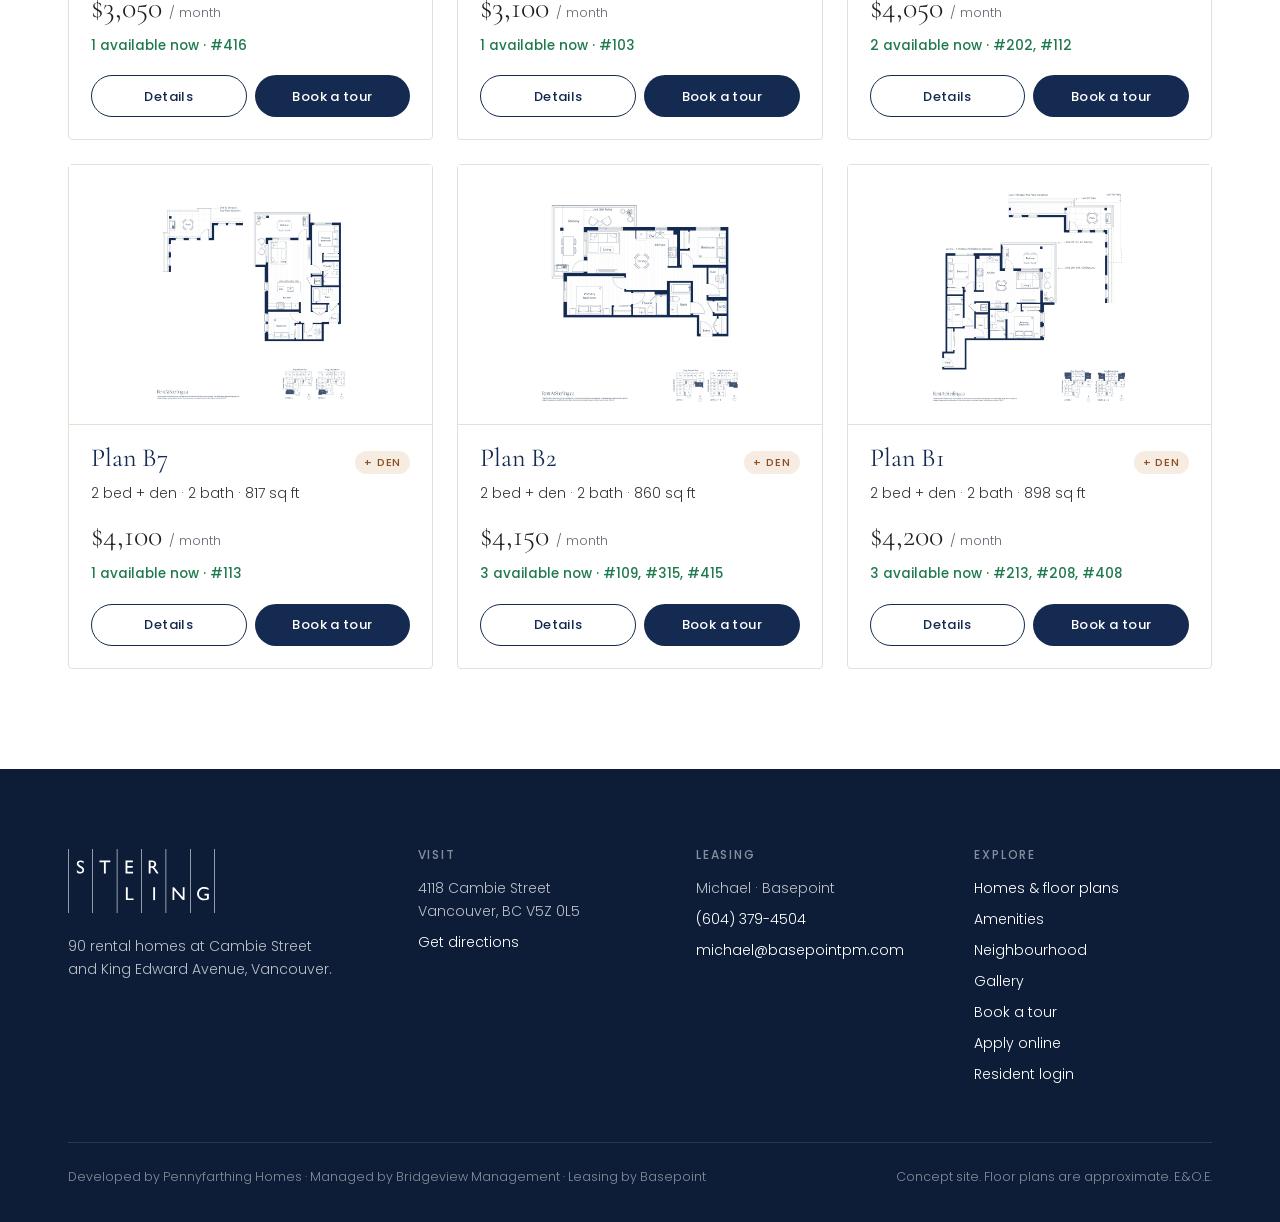
<file: sterling/homes.html>
<!doctype html>
<html lang="en">
<head>
  <meta charset="utf-8">
  <meta name="viewport" content="width=device-width, initial-scale=1">
  <title>Homes &amp; floor plans · Sterling, Vancouver</title>
  <meta name="description" content="Studio, 1 and 2 bedroom floor plans at Sterling, with the homes available now. Website concept by Basepoint.">
  <meta name="robots" content="noindex, nofollow">
  <link rel="icon" href="img/sterling-logo-navy.svg" type="image/svg+xml">
  <link rel="preconnect" href="https://fonts.googleapis.com">
  <link rel="preconnect" href="https://fonts.gstatic.com" crossorigin>
  <link href="https://fonts.googleapis.com/css2?family=Cormorant+Garamond:wght@300;400;500&family=Poppins:wght@300;400;500&display=swap" rel="stylesheet">
  <link rel="stylesheet" href="css/site.css">
  <link rel="stylesheet" href="../assets/css/talk.css">
</head>
<body data-page="homes">

<div class="concept-bar"><div class="wrap"><span>Website concept by Basepoint for Sterling · not the official Sterling site</span><a href="../index.html">← Back to the proposal</a></div></div>

<header class="site-head"><div class="wrap">
  <a class="brand" href="index.html" aria-label="Sterling home"><img src="img/sterling-logo-navy.svg" alt="Sterling"></a>
  <nav class="menu" id="menu" aria-label="Main">
    <a href="homes.html" aria-current="page">Homes</a><a href="amenities.html">Amenities</a><a href="neighbourhood.html">Neighbourhood</a><a href="gallery.html">Gallery</a>
  </nav>
  <div class="head-cta"><a class="btn btn-line btn-sm" data-apply href="#">Apply</a><a class="btn btn-navy btn-sm" href="book-a-tour.html">Book a tour</a></div>
  <button class="menu-toggle" aria-controls="menu" aria-expanded="false" aria-label="Menu"><span></span></button>
</div></header>

<div class="offer-ribbon"><div class="wrap"><span><b>First 2 months free</b> on select homes with a 14-month lease.</span><a href="index.html#offer">See how it works</a></div></div>

<main>
  <section class="page-hero">
    <div class="wrap">
      <p class="crumbs"><a href="index.html">Home</a> / Homes</p>
      <h1>Find your home at Sterling</h1>
      <p class="lede"><span data-count="all"></span> homes are available now across <span data-plans></span> floor plans. Pick a home type, open a plan to see the drawing and the homes available on it, then book a tour or apply.</p>
    </div>
  </section>

  <div class="finder-bar">
    <div class="wrap">
      <div class="chips" role="group" aria-label="Home type">
        <button class="chip" data-type="all" aria-pressed="true">All</button>
        <button class="chip" data-type="studio" aria-pressed="false">Studio</button>
        <button class="chip" data-type="one" aria-pressed="false">1 Bed</button>
        <button class="chip" data-type="two" aria-pressed="false">2 Bed</button>
      </div>
      <label class="toggle"><input type="checkbox" id="avail-only" checked> Available now</label>
      <label class="toggle"><input type="checkbox" id="den-only"> Has a den</label>
      <label class="sr" for="sort">Sort by</label>
      <select id="sort">
        <option value="price">Price: low to high</option>
        <option value="size">Size: largest first</option>
        <option value="avail">Most available</option>
      </select>
      <span class="finder-count" id="count" aria-live="polite"></span>
    </div>
  </div>

  <div class="wrap">
    <div class="plans" id="plans"></div>
  </div>
</main>

<dialog class="sheet" id="sheet" aria-label="Floor plan details">
  <button class="sheet-close" aria-label="Close">×</button>
  <div class="sheet-in">
    <div class="sheet-img" id="sheet-img"></div>
    <div class="sheet-body" id="sheet-body"></div>
  </div>
</dialog>

<footer class="foot"><div class="wrap">
  <div class="foot-grid">
    <div><img src="img/sterling-logo-white.svg" alt="Sterling"><p style="margin-top:22px;max-width:30ch">90 rental homes at Cambie Street and King Edward Avenue, Vancouver.</p></div>
    <div><h4>Visit</h4><p>4118 Cambie Street<br>Vancouver, BC V5Z 0L5</p><p><a href="https://maps.google.com/?q=4118+Cambie+Street+Vancouver+BC" target="_blank" rel="noopener">Get directions</a></p></div>
    <div><h4>Leasing</h4><p>Michael · Basepoint</p><p><a data-phone href="#"></a></p><p><a data-email href="#"></a></p></div>
    <div><h4>Explore</h4><ul><li><a href="homes.html">Homes &amp; floor plans</a></li><li><a href="amenities.html">Amenities</a></li><li><a href="neighbourhood.html">Neighbourhood</a></li><li><a href="gallery.html">Gallery</a></li><li><a href="book-a-tour.html">Book a tour</a></li><li><a data-apply href="#">Apply online</a></li><li><a data-residents href="#">Resident login</a></li></ul></div>
  </div>
  <div class="foot-base"><span>Developed by Pennyfarthing Homes · Managed by Bridgeview Management · Leasing by Basepoint</span><span>Concept site. Floor plans are approximate. E.&amp;O.E.</span></div>
</div></footer>

<script src="../assets/js/talk.js" data-base="../assets/" data-role="Sterling leasing · Basepoint" data-greeting="Hi, I'm Michael. Not sure which plan fits? Tell me your budget and move-in date and I'll suggest the best homes." data-subject="Sterling homes question"></script>
<script src="js/data.js"></script>
<script src="js/site.js"></script>
</body>
</html>
</file>
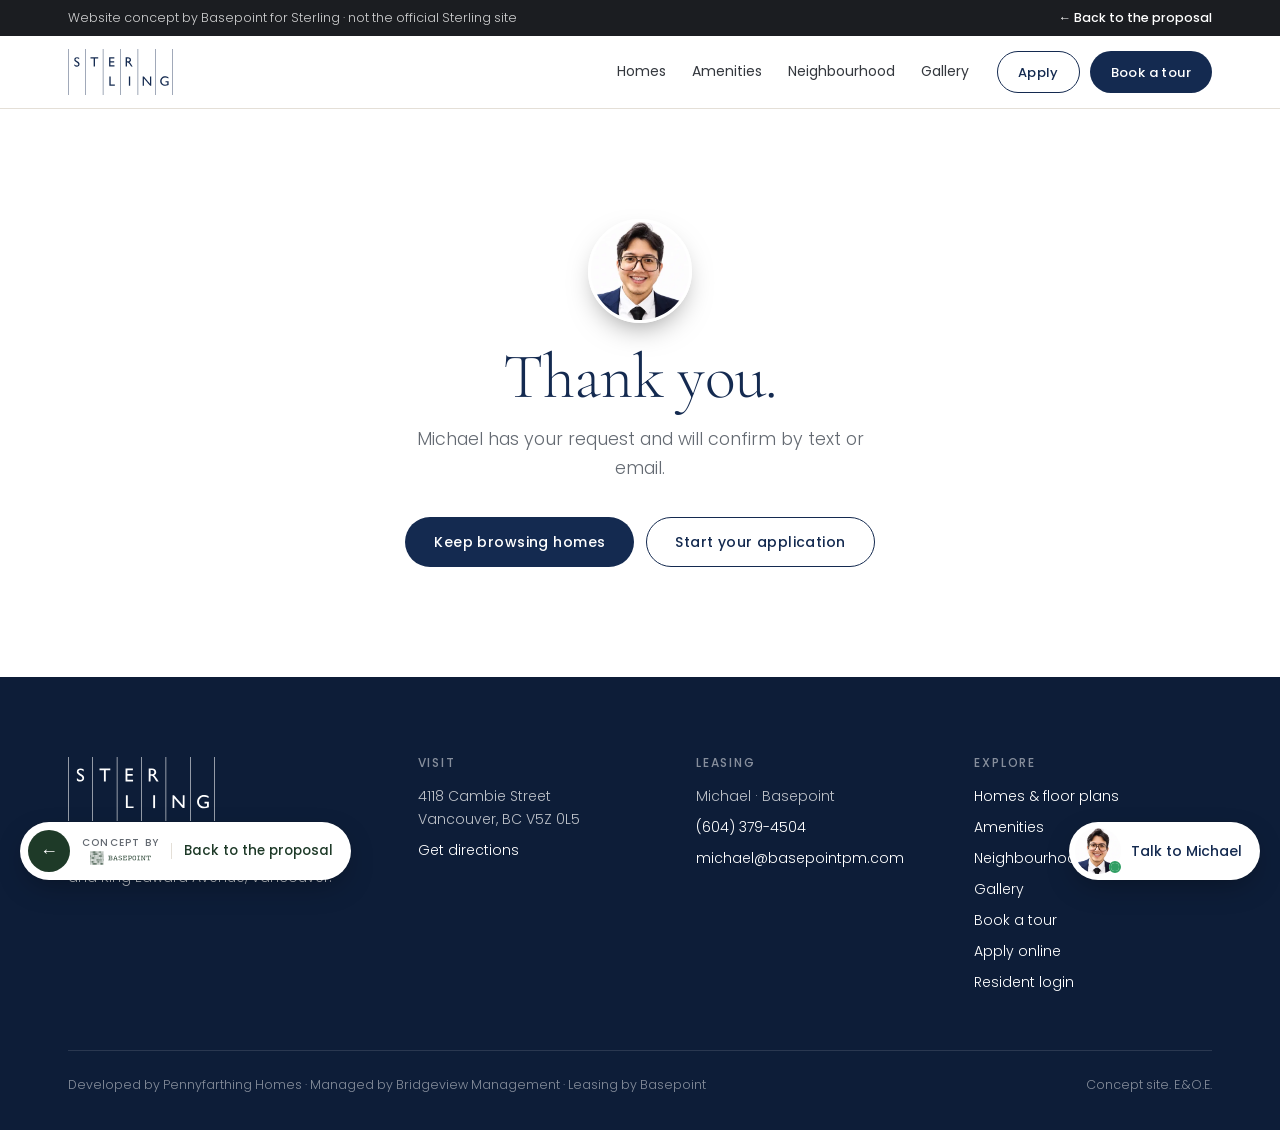
<file: sterling/thank-you.html>
<!doctype html>
<html lang="en">
<head>
  <meta charset="utf-8">
  <meta name="viewport" content="width=device-width, initial-scale=1">
  <title>Thank you · Sterling, Vancouver</title>
  <meta name="robots" content="noindex, nofollow">
  <link rel="icon" href="img/sterling-logo-navy.svg" type="image/svg+xml">
  <link rel="preconnect" href="https://fonts.googleapis.com">
  <link rel="preconnect" href="https://fonts.gstatic.com" crossorigin>
  <link href="https://fonts.googleapis.com/css2?family=Cormorant+Garamond:wght@300;400;500&family=Poppins:wght@300;400;500&display=swap" rel="stylesheet">
  <link rel="stylesheet" href="css/site.css">
  <link rel="stylesheet" href="../assets/css/talk.css">
</head>
<body data-page="thanks">

<div class="concept-bar"><div class="wrap"><span>Website concept by Basepoint for Sterling · not the official Sterling site</span><a href="../index.html">← Back to the proposal</a></div></div>

<header class="site-head"><div class="wrap">
  <a class="brand" href="index.html" aria-label="Sterling home"><img src="img/sterling-logo-navy.svg" alt="Sterling"></a>
  <nav class="menu" id="menu" aria-label="Main">
    <a href="homes.html">Homes</a><a href="amenities.html">Amenities</a><a href="neighbourhood.html">Neighbourhood</a><a href="gallery.html">Gallery</a>
  </nav>
  <div class="head-cta"><a class="btn btn-line btn-sm" data-apply href="#">Apply</a><a class="btn btn-navy btn-sm" href="book-a-tour.html">Book a tour</a></div>
  <button class="menu-toggle" aria-controls="menu" aria-expanded="false" aria-label="Menu"><span></span></button>
</div></header>

<main>
  <section class="section cta-face" style="min-height:62vh">
    <div class="wrap">
      <img src="../assets/img/team/michael-avatar.webp" alt="Michael">
      <h1 style="font-size:clamp(40px,5vw,64px);margin:0 auto;max-width:16ch">Thank you<span id="ty-name"></span>.</h1>
      <p class="lede" id="ty-note" style="margin-left:auto;margin-right:auto">Michael has your request and will confirm by text or email.</p>
      <div class="summary" id="ty-summary" hidden style="max-width:560px;margin-left:auto;margin-right:auto"><dl id="ty-sum"></dl></div>
      <div class="hero-cta"><a class="btn btn-navy" href="homes.html">Keep browsing homes</a><a class="btn btn-line" data-apply href="#">Start your application</a></div>
    </div>
  </section>
</main>

<footer class="foot"><div class="wrap">
  <div class="foot-grid">
    <div><img src="img/sterling-logo-white.svg" alt="Sterling"><p style="margin-top:22px;max-width:30ch">90 rental homes at Cambie Street and King Edward Avenue, Vancouver.</p></div>
    <div><h4>Visit</h4><p>4118 Cambie Street<br>Vancouver, BC V5Z 0L5</p><p><a href="https://maps.google.com/?q=4118+Cambie+Street+Vancouver+BC" target="_blank" rel="noopener">Get directions</a></p></div>
    <div><h4>Leasing</h4><p>Michael · Basepoint</p><p><a data-phone href="#"></a></p><p><a data-email href="#"></a></p></div>
    <div><h4>Explore</h4><ul><li><a href="homes.html">Homes &amp; floor plans</a></li><li><a href="amenities.html">Amenities</a></li><li><a href="neighbourhood.html">Neighbourhood</a></li><li><a href="gallery.html">Gallery</a></li><li><a href="book-a-tour.html">Book a tour</a></li><li><a data-apply href="#">Apply online</a></li><li><a data-residents href="#">Resident login</a></li></ul></div>
  </div>
  <div class="foot-base"><span>Developed by Pennyfarthing Homes · Managed by Bridgeview Management · Leasing by Basepoint</span><span>Concept site. E.&amp;O.E.</span></div>
</div></footer>

<script src="../assets/js/talk.js" data-base="../assets/" data-role="Sterling leasing · Basepoint" data-greeting="Thanks for reaching out! Anything else I can help with while you wait?" data-subject="Sterling follow-up"></script>
<script src="js/data.js"></script>
<script src="js/site.js"></script>
</body>
</html>
</file>
<file: assets/css/style.css>
/* Sterling leasing proposal · Basepoint brand */

:root {
  --green: #1E3A28;
  --green-deep: #142A1C;
  --sage: #86B79E;
  --sage-ink: #3F6B52;
  --gold: #EBB227;
  --ink: #1F211F;
  --text: #333632;
  --muted: #62675F;
  --line: #E2DFD6;
  --paper: #FFFFFF;
  --tint: #F5F3EC;
  --stone: #B5AFA3;
  --serif: "EB Garamond", Garamond, Georgia, serif;
  --sans: "Montserrat", "Noto Sans", Arial, sans-serif;
  --radius: 4px;
  --wrap: 1140px;
}

* { box-sizing: border-box; }
html { scroll-behavior: smooth; scroll-padding-top: 76px; }
body { margin: 0; background: var(--paper); color: var(--text); font: 400 15.5px/1.7 var(--sans); -webkit-font-smoothing: antialiased; }
img { max-width: 100%; display: block; }
a { color: var(--green); }
.wrap { max-width: var(--wrap); margin: 0 auto; padding: 0 24px; }

h1, h2, h3 { color: var(--green); margin: 0; }
h1, h2 { font-family: var(--serif); font-weight: 400; letter-spacing: -0.01em; text-wrap: balance; }
h2 { font-size: clamp(32px, 4vw, 46px); line-height: 1.08; max-width: 22ch; }
h3 { font: 600 16px/1.35 var(--sans); }
.eyebrow { font: 600 11.5px/1 var(--sans); letter-spacing: .18em; text-transform: uppercase; color: var(--sage-ink); margin: 0 0 16px; }
.eyebrow-light { color: var(--sage); }
.lede { max-width: 62ch; color: var(--muted); margin: 16px 0 0; font-size: 16.5px; }
.head-split { display: flex; justify-content: space-between; align-items: flex-end; gap: 24px 40px; flex-wrap: wrap; }

/* Buttons */
.btn { display: inline-flex; align-items: center; justify-content: center; min-height: 48px; padding: 0 26px; border-radius: 999px; border: 1px solid transparent; font: 600 13.5px/1 var(--sans); letter-spacing: .04em; text-decoration: none; cursor: pointer; white-space: nowrap; transition: background-color .2s, color .2s, border-color .2s; }
.btn-sm { min-height: 40px; padding: 0 20px; font-size: 12.5px; }
.btn-solid { background: var(--green); color: #fff; }
.btn-solid:hover { background: var(--green-deep); }
.btn-outline { border-color: var(--green); color: var(--green); }
.btn-outline:hover { background: var(--green); color: #fff; }
.btn-light { background: #fff; color: var(--green); }
.btn-light:hover { background: var(--tint); }
.btn-ghost-light { color: #fff; border-color: rgba(255,255,255,.6); }
.btn-ghost-light:hover { background: rgba(255,255,255,.12); border-color: #fff; }
:focus-visible { outline: 2px solid var(--gold); outline-offset: 3px; }

/* Top bar */
.topbar { position: sticky; top: 0; z-index: 20; background: rgba(255,255,255,.95); backdrop-filter: saturate(1.4) blur(10px); border-bottom: 1px solid var(--line); }
.topbar-in { display: flex; align-items: center; gap: 24px; min-height: 64px; }
.lockup { display: flex; align-items: center; gap: 12px; text-decoration: none; margin-right: auto; }
.lockup-bp { height: 24px; width: auto; }
.lockup-st { height: 36px; width: auto; }
.lockup-x { font: italic 400 17px/1 var(--serif); color: var(--muted); }
.nav { display: flex; gap: 24px; }
.nav a { font-size: 13px; color: var(--text); text-decoration: none; font-weight: 500; }
.nav a:hover { color: var(--green); text-decoration: underline; text-underline-offset: 4px; }

/* Hero */
.hero { position: relative; min-height: min(86vh, 760px); display: flex; align-items: flex-end; color: #fff; overflow: hidden; }
.hero-img { position: absolute; inset: 0; width: 100%; height: 100%; object-fit: cover; object-position: 60% 40%; }
.hero-shade { position: absolute; inset: 0; background: linear-gradient(90deg, rgba(20,42,28,.95) 0%, rgba(20,42,28,.86) 45%, rgba(20,42,28,.38) 68%, rgba(20,42,28,.06) 88%); }
.hero-in { position: relative; width: 100%; padding-top: 120px; padding-bottom: 80px; }
.hero h1 { color: #fff; font-size: clamp(40px, 6vw, 66px); line-height: 1.04; max-width: 17ch; }
.hero-lede { max-width: 52ch; font-size: 17px; color: rgba(255,255,255,.88); margin: 22px 0 32px; }
.hero-cta { display: flex; flex-wrap: wrap; gap: 12px; margin-top: 28px; }
.hero .hero-cta { margin-top: 0; }

/* Person card (from the Vemian Host site) */
.person-card { position: absolute; right: max(24px, calc((100vw - var(--wrap)) / 2 + 24px)); bottom: 80px; display: flex; align-items: center; gap: 16px; padding: 14px 26px 14px 14px; border-radius: 999px; background: rgba(247,244,238,.95); color: var(--ink); box-shadow: 0 24px 50px -20px rgba(0,0,0,.55); backdrop-filter: blur(8px); animation: rise 1s .4s cubic-bezier(.22,.61,.36,1) both; transition: transform .4s; }
.person-card:hover { transform: translateY(-4px); }
.pc-face { position: relative; flex: none; }
.pc-face img { width: 64px; height: 64px; border-radius: 50%; object-fit: cover; }
.pc-face i { position: absolute; right: 1px; top: 2px; width: 14px; height: 14px; border-radius: 50%; background: #2F9E63; border: 2px solid #F7F4EE; }
.pc-face i::after { content: ""; position: absolute; inset: -2px; border-radius: 50%; border: 2px solid #2F9E63; animation: ping 2.2s ease-out infinite; }
.person-card.away .pc-face i { background: #9AA0A6; }
.person-card.away .pc-face i::after { display: none; }
.person-card p { margin: 0; line-height: 1.35; }
.pc-name { font: 500 20px/1.1 var(--serif); color: var(--green); }
.pc-role { font-size: 12px; color: var(--muted); }
.pc-link { display: inline-block; margin-top: 4px; font-size: 13px; font-weight: 600; }
@keyframes ping { from { transform: scale(1); opacity: .8; } to { transform: scale(2.4); opacity: 0; } }
@keyframes rise { from { opacity: 0; transform: translateY(18px); } to { opacity: 1; transform: none; } }

/* Snapshot */
.snapshot { background: var(--green); color: #fff; }
.stats { display: grid; grid-template-columns: repeat(5, 1fr); }
.stats > div { padding: 28px 16px 30px; border-left: 1px solid rgba(255,255,255,.16); }
.stats > div:first-child { border-left: 0; padding-left: 0; }
.stats b { display: block; font: 400 38px/1 var(--serif); }
.stats span { display: block; margin-top: 8px; font-size: 12.5px; color: rgba(255,255,255,.75); line-height: 1.4; }

/* Sections */
.section { padding: 96px 0; }
.section-tint { background: var(--tint); }
.sub { margin: 56px 0 18px; font: 600 11.5px/1 var(--sans); letter-spacing: .16em; text-transform: uppercase; color: var(--muted); }

/* Finding cards */
.cards { display: grid; grid-template-columns: repeat(3, 1fr); gap: 24px; margin-top: 48px; }
.card { background: #fff; border: 1px solid var(--line); border-radius: var(--radius); overflow: hidden; display: flex; flex-direction: column; }
.shot { display: block; padding: 0; border: 0; background: var(--tint); cursor: zoom-in; border-bottom: 1px solid var(--line); }
.shot img { width: 100%; aspect-ratio: 16 / 10; object-fit: cover; object-position: top left; transition: transform .4s ease; }
.shot:hover img { transform: scale(1.03); }
.card-body { padding: 22px 22px 26px; }
.card-body p, .facts { margin: 10px 0 0; font-size: 14px; }
.facts { padding-left: 18px; }
.facts li + li { margin-top: 6px; }
.tag { display: inline-block; font: 600 11px/1 var(--sans); letter-spacing: .12em; text-transform: uppercase; color: var(--sage-ink); margin-bottom: 10px; }
q { font-style: normal; color: var(--ink); font-weight: 500; }

/* Compare table */
.compare { margin-top: 40px; border-top: 1px solid var(--ink); }
.compare-row { display: grid; grid-template-columns: 170px 1fr 1.3fr; gap: 24px; padding: 18px 0; border-bottom: 1px solid var(--line); font-size: 14.5px; align-items: baseline; }
.compare-row b { font-weight: 600; color: var(--ink); }
.compare-row span:nth-child(2) { color: var(--muted); }
.compare-row span:nth-child(3) { color: var(--green); font-weight: 500; }
.compare-head { font: 600 11.5px/1 var(--sans); letter-spacing: .14em; text-transform: uppercase; color: var(--muted); padding: 14px 0; }
.compare-head span:nth-child(3) { color: var(--sage-ink); }

/* Website showcase */
.showcase { display: grid; grid-template-columns: 1.25fr 1fr; grid-template-rows: auto auto auto; gap: 18px; margin-top: 44px; }
.show-card { display: block; background: #fff; border: 1px solid var(--line); border-radius: 8px; overflow: hidden; text-decoration: none; color: var(--text); transition: transform .3s, box-shadow .3s; }
.show-card:hover { transform: translateY(-3px); box-shadow: 0 30px 50px -34px rgba(20,42,28,.6); }
.show-card img { width: 100%; aspect-ratio: 16 / 10; object-fit: cover; object-position: top; border-bottom: 1px solid var(--line); }
.show-card div { padding: 16px 18px 18px; }
.show-card b { display: block; font: 600 15px/1.3 var(--sans); color: var(--green); }
.show-card span { display: block; font-size: 13.5px; color: var(--muted); margin-top: 4px; }
.show-main { grid-row: span 3; }
.show-main img { aspect-ratio: auto; height: calc(100% - 96px); min-height: 360px; }
.showcase .show-card:not(.show-main) { display: grid; grid-template-columns: 200px 1fr; }
.showcase .show-card:not(.show-main) img { height: 100%; aspect-ratio: auto; border-bottom: 0; border-right: 1px solid var(--line); }
.feature-list { list-style: none; padding: 0; margin: 36px 0 0; display: grid; grid-template-columns: repeat(3, 1fr); gap: 12px 28px; }
.feature-list li { font-size: 14px; padding-left: 22px; position: relative; color: var(--ink); }
.feature-list li::before { content: ""; position: absolute; left: 0; top: .45em; width: 10px; height: 10px; border-radius: 50%; background: var(--sage); }

/* Services */
.services { display: grid; grid-template-columns: repeat(4, 1fr); margin-top: 48px; border-top: 1px solid var(--line); }
.svc { padding: 28px 24px 8px 0; }
.svc + .svc { padding-left: 24px; border-left: 1px solid var(--line); }
.svc-n { font: 400 34px/1 var(--serif); color: var(--stone); }
.svc h3 { margin: 14px 0 10px; }
.svc ul { margin: 0; padding-left: 18px; font-size: 14px; }
.svc li + li { margin-top: 6px; }

/* Team */
.profile { display: grid; grid-template-columns: 1fr 1.15fr; gap: 64px; align-items: center; }
.portrait { margin: 0; position: relative; }
.portrait img { width: 100%; aspect-ratio: 4 / 5; object-fit: cover; border-radius: 8px; }
.portrait figcaption { position: absolute; left: 18px; bottom: 18px; background: rgba(255,255,255,.94); padding: 12px 18px; border-radius: 6px; line-height: 1.3; }
.portrait b { display: block; font: 500 20px/1.1 var(--serif); color: var(--green); }
.portrait span { font-size: 12px; color: var(--muted); }
.facts-dl { margin: 28px 0 0; border-top: 1px solid var(--line); }
.facts-dl div { display: grid; grid-template-columns: 130px 1fr; gap: 16px; padding: 12px 0; border-bottom: 1px solid var(--line); font-size: 14.5px; }
.facts-dl dt { color: var(--muted); }
.facts-dl dd { margin: 0; color: var(--ink); font-weight: 500; }
.photo-band { margin: 72px 0 0; position: relative; border-radius: 8px; overflow: hidden; }
.photo-band img { width: 100%; height: 420px; object-fit: cover; object-position: 50% 12%; }
.photo-band figcaption { position: absolute; left: 20px; bottom: 18px; color: #fff; font-size: 13px; letter-spacing: .1em; text-transform: uppercase; font-weight: 600; text-shadow: 0 1px 10px rgba(0,0,0,.4); }
.buildings { display: grid; grid-template-columns: repeat(3, 1fr); gap: 16px; margin-top: 36px; }
.bld { border: 1px solid var(--line); border-radius: 6px; padding: 22px 22px 18px; background: #fff; }
.bld span { font: 600 11px/1 var(--sans); letter-spacing: .1em; text-transform: uppercase; color: var(--sage-ink); }
.bld h3 { font: 500 24px/1.2 var(--serif); margin-top: 10px; }
.bld p { margin: 4px 0 0; font-size: 13.5px; color: var(--muted); }
.bld dl { display: grid; grid-template-columns: repeat(3, 1fr); gap: 8px; margin: 16px 0 0; padding-top: 14px; border-top: 1px solid var(--line); }
.bld dt { font-size: 11px; color: var(--muted); text-transform: uppercase; letter-spacing: .08em; }
.bld dd { margin: 2px 0 0; font-weight: 600; color: var(--ink); font-size: 14px; }
.bld-near { border-color: var(--green); box-shadow: inset 0 3px 0 var(--gold); }
.behind { margin-top: 48px; }
.chips-static { list-style: none; padding: 0; margin: 0; display: flex; flex-wrap: wrap; gap: 8px; }
.chips-static li { padding: 9px 16px; border-radius: 999px; background: var(--tint); font-size: 13.5px; color: var(--ink); }

/* Options */
.options { display: grid; grid-template-columns: repeat(3, 1fr); gap: 20px; margin-top: 44px; }
.opt { background: #fff; border: 1px solid var(--line); border-radius: var(--radius); padding: 28px 26px; position: relative; }
.opt p { margin: 10px 0 0; font-size: 14px; }
.opt-main { border-color: var(--green); box-shadow: inset 0 3px 0 var(--green); }
.opt-flag { position: absolute; top: -11px; left: 24px; background: var(--gold); color: var(--ink); font: 600 10.5px/1 var(--sans); letter-spacing: .1em; text-transform: uppercase; padding: 6px 10px; border-radius: 999px; }
.steps { list-style: none; margin: 0; padding: 0; display: grid; grid-template-columns: repeat(4, 1fr); gap: 20px; }
.steps li { border-top: 2px solid var(--green); padding-top: 14px; font-size: 14px; }
.steps b { display: block; font: 600 12.5px/1 var(--sans); letter-spacing: .1em; text-transform: uppercase; color: var(--green); margin-bottom: 8px; }

/* Projects */
.projects { display: grid; grid-template-columns: repeat(7, 1fr); gap: 12px; margin-top: 40px; }
.projects figure { margin: 0; }
.projects img { width: 100%; aspect-ratio: 3 / 4; object-fit: cover; border-radius: var(--radius); }
.projects figcaption { font-size: 12.5px; margin-top: 8px; color: var(--text); font-weight: 500; }

/* Contact */
.contact { background: var(--green); color: #fff; padding: 96px 0; text-align: center; }
.contact-in { display: flex; flex-direction: column; align-items: center; }
.contact-face { width: 112px; height: 112px; border-radius: 50%; object-fit: cover; border: 3px solid rgba(255,255,255,.9); margin-bottom: 24px; }
.contact h2 { color: #fff; max-width: 16ch; }
.contact-in > p { color: rgba(255,255,255,.82); max-width: 48ch; margin: 18px 0 0; font-size: 16.5px; }
.contact .hero-cta { justify-content: center; }
.contact-lines { margin-top: 28px !important; font-size: 14px !important; }
.contact-lines a { color: #fff; }

/* Footer */
.foot { padding: 32px 0 40px; border-top: 1px solid var(--line); }
.foot-in { display: flex; gap: 24px; align-items: center; }
.foot-logo { height: 22px; width: auto; flex: none; }
.foot p { margin: 0; font-size: 12px; color: var(--muted); max-width: 90ch; }

/* Screenshot viewer */
dialog#viewer { border: 0; padding: 0; background: transparent; max-width: min(1100px, 94vw); }
dialog#viewer::backdrop { background: rgba(12,20,14,.85); }
dialog#viewer img { width: 100%; height: auto; max-height: 86vh; object-fit: contain; border-radius: var(--radius); }
.viewer-close { position: absolute; top: 8px; right: 8px; width: 40px; height: 40px; border-radius: 50%; border: 0; background: #fff; color: var(--ink); font-size: 24px; line-height: 1; cursor: pointer; }

/* Widget colour on this site */
.talk { --talk-accent: #1E3A28; }

/* Responsive */
@media (max-width: 1000px) {
  .cards { grid-template-columns: repeat(2, 1fr); }
  .services { grid-template-columns: repeat(2, 1fr); }
  .svc:nth-child(3) { border-left: 0; padding-left: 0; }
  .projects { grid-template-columns: repeat(4, 1fr); }
  .steps { grid-template-columns: repeat(2, 1fr); }
  .stats { grid-template-columns: repeat(3, 1fr); }
  .stats > div:nth-child(4) { border-left: 0; padding-left: 0; }
  .showcase { grid-template-columns: 1fr; }
  .show-main { grid-row: auto; }
  .show-main img { height: auto; min-height: 0; aspect-ratio: 16 / 10; }
  .buildings { grid-template-columns: repeat(2, 1fr); }
  .profile { gap: 40px; }
  .person-card { display: none; }
}
@media (max-width: 760px) {
  .nav { display: none; }
  .lockup-bp { height: 20px; }
  .lockup-st { height: 30px; }
  .section { padding: 72px 0; }
  .hero { min-height: 640px; }
  .hero-shade { background: linear-gradient(180deg, rgba(20,42,28,.35) 0%, rgba(20,42,28,.92) 55%); }
  .stats { grid-template-columns: repeat(2, 1fr); }
  .stats > div { padding: 20px 0; border-left: 0; border-top: 1px solid rgba(255,255,255,.16); }
  .stats > div:nth-child(-n+2) { border-top: 0; }
  .stats > div:nth-child(even) { padding-left: 16px; border-left: 1px solid rgba(255,255,255,.16); }
  .stats > div:last-child { grid-column: 1 / -1; padding-left: 0; border-left: 0; }
  .cards { grid-template-columns: 1fr; }
  .compare-row { grid-template-columns: 1fr; gap: 4px; }
  .compare-head { display: none; }
  .compare-row span:nth-child(2)::before { content: "Today: "; font-weight: 600; }
  .compare-row span:nth-child(3)::before { content: "With Basepoint: "; font-weight: 600; color: var(--sage-ink); }
  .showcase .show-card:not(.show-main) { grid-template-columns: 1fr; }
  .showcase .show-card:not(.show-main) img { height: auto; aspect-ratio: 16 / 10; border-right: 0; border-bottom: 1px solid var(--line); }
  .feature-list { grid-template-columns: 1fr; }
  .services { grid-template-columns: 1fr; }
  .svc, .svc + .svc { padding: 24px 0 8px; border-left: 0; }
  .profile { grid-template-columns: 1fr; }
  .photo-band img { height: 260px; }
  .buildings { grid-template-columns: 1fr; }
  .options { grid-template-columns: 1fr; gap: 28px; }
  .steps { grid-template-columns: 1fr; }
  .projects { grid-template-columns: repeat(2, 1fr); }
  .foot-in { flex-direction: column; align-items: flex-start; }
  .facts-dl div { grid-template-columns: 1fr; gap: 2px; }
}
@media (max-width: 420px) {
  .lockup-x, .lockup-st { display: none; }
  .topbar .btn-sm { padding: 0 16px; }
}
@media (prefers-reduced-motion: reduce) {
  html { scroll-behavior: auto; }
  *, *::before, *::after { animation: none !important; transition: none !important; }
}
</file>
<file: assets/css/talk.css>
/* "Talk to Michael" widget. Each site can set its own .talk { --talk-accent } */
:where(.talk) { --talk-accent: #1E3A28; --talk-online: #2F9E63; }
.talk {
  position: fixed; right: 20px; bottom: 20px; z-index: 50;
  font-family: inherit; display: flex; flex-direction: column; align-items: flex-end; gap: 12px;
}
.talk .sr { position: absolute; width: 1px; height: 1px; overflow: hidden; clip: rect(0 0 0 0); }
.talk-btn {
  display: flex; align-items: center; gap: 10px;
  padding: 6px 18px 6px 6px; border: 0; border-radius: 999px; cursor: pointer;
  background: #fff; color: var(--talk-accent); font-family: inherit; font-weight: 500; font-size: 14px; line-height: 1;
  box-shadow: 0 10px 30px -8px rgba(0,0,0,.35), 0 0 0 1px rgba(0,0,0,.06);
  transition: transform .25s ease, box-shadow .25s ease;
}
.talk-btn:hover { transform: translateY(-2px); box-shadow: 0 14px 34px -8px rgba(0,0,0,.4), 0 0 0 1px rgba(0,0,0,.06); }
.talk.open .talk-btn .talk-label { display: none; }
.talk.open .talk-btn { padding-right: 6px; }
.talk-face { position: relative; flex: none; width: 46px; height: 46px; }
.talk-face img { width: 100%; height: 100%; border-radius: 50%; object-fit: cover; display: block; background: #eee; }
.talk-face i {
  position: absolute; right: 0; bottom: 1px; width: 12px; height: 12px; border-radius: 50%;
  background: #9AA0A6; border: 2px solid #fff;
}
.talk.is-online .talk-face i { background: var(--talk-online); }
.talk.is-online .talk-btn .talk-face i::after {
  content: ""; position: absolute; inset: -2px; border-radius: 50%; border: 2px solid var(--talk-online);
  animation: talk-ping 2.2s ease-out infinite;
}
@keyframes talk-ping { from { transform: scale(1); opacity: .8; } to { transform: scale(2.4); opacity: 0; } }

.talk-panel {
  width: min(360px, calc(100vw - 32px)); background: #fff; border-radius: 16px; overflow: hidden;
  box-shadow: 0 24px 60px -12px rgba(0,0,0,.45), 0 0 0 1px rgba(0,0,0,.06);
  display: flex; flex-direction: column; animation: talk-in .25s ease both; color: #222;
}
.talk-panel[hidden] { display: none; }
@keyframes talk-in { from { opacity: 0; transform: translateY(10px) scale(.98); } to { opacity: 1; transform: none; } }
.talk-head { display: flex; gap: 12px; align-items: center; padding: 16px; background: var(--talk-accent); color: #fff; }
.talk-head .talk-face { width: 44px; height: 44px; }
.talk-head .talk-face i { border-color: var(--talk-accent); }
.talk-head div { display: flex; flex-direction: column; line-height: 1.25; flex: 1; }
.talk-head b { font-size: 15px; font-weight: 500; }
.talk-head span { font-size: 12px; opacity: .8; }
.talk-head small { font-size: 11.5px; margin-top: 3px; opacity: .9; }
.talk.is-online .talk-head small::before { content: "● "; color: #7BE0A6; }
.talk-x { background: transparent; border: 0; color: #fff; font-size: 26px; line-height: 1; cursor: pointer; padding: 4px 6px; opacity: .85; }
.talk-x:hover { opacity: 1; }
.talk-body { padding: 16px; min-height: 120px; max-height: 260px; overflow-y: auto; background: #F6F5F2; display: flex; flex-direction: column; gap: 8px; }
.talk-msg { margin: 0; padding: 10px 13px; border-radius: 14px 14px 14px 4px; background: #fff; font-size: 14px; line-height: 1.45; max-width: 86%; box-shadow: 0 1px 2px rgba(0,0,0,.06); animation: talk-in .2s ease both; }
.talk-msg.mine { align-self: flex-end; background: var(--talk-accent); color: #fff; border-radius: 14px 14px 4px 14px; }
.talk-typing { display: inline-flex; gap: 4px; padding: 12px 14px; background: #fff; border-radius: 14px 14px 14px 4px; width: max-content; }
.talk-typing[hidden] { display: none; }
.talk-typing span { width: 6px; height: 6px; border-radius: 50%; background: #9AA0A6; animation: talk-dot 1s infinite ease-in-out; }
.talk-typing span:nth-child(2) { animation-delay: .15s; }
.talk-typing span:nth-child(3) { animation-delay: .3s; }
@keyframes talk-dot { 0%, 80%, 100% { transform: translateY(0); opacity: .5; } 40% { transform: translateY(-4px); opacity: 1; } }
.talk-quick { display: flex; gap: 6px; flex-wrap: wrap; padding: 10px 16px 0; }
.talk-quick a { font-size: 12.5px; padding: 6px 11px; border-radius: 999px; border: 1px solid #DDD9D2; color: var(--talk-accent); text-decoration: none; font-weight: 500; }
.talk-quick a:hover { background: #F6F5F2; }
.talk-form { padding: 12px 16px 16px; display: flex; flex-direction: column; gap: 8px; }
.talk-form textarea, .talk-form input {
  width: 100%; font: inherit; font-size: 14px; padding: 10px 12px; border: 1px solid #DDD9D2; border-radius: 10px; resize: none; background: #fff; color: #222;
}
.talk-form textarea:focus, .talk-form input:focus { outline: 2px solid var(--talk-accent); outline-offset: 0; border-color: transparent; }
.talk-form.tried :invalid { border-color: #C0392B; }
.talk-row { display: grid; grid-template-columns: 1fr 1fr; gap: 8px; }
.talk-form button { border: 0; border-radius: 999px; background: var(--talk-accent); color: #fff; font: inherit; font-size: 14px; font-weight: 500; padding: 11px; cursor: pointer; }
.talk-form button:hover { filter: brightness(1.12); }

@media (max-width: 600px) {
  .talk { right: 12px; bottom: 12px; }
  .talk-face { width: 42px; height: 42px; }
  .talk-btn { padding-right: 14px; font-size: 13px; }
}
@media (prefers-reduced-motion: reduce) {
  .talk *, .talk *::after { animation: none !important; transition: none !important; }
}
</file>
<file: sterling/css/site.css>
/* Sterling · website concept by Basepoint */

:root {
  --navy: #142A50;
  --navy-deep: #0D1D38;
  --ink: #1B1D21;
  --text: #34383E;
  --muted: #646A72;
  --line: #E4DFD7;
  --paper: #FFFFFF;
  --stone: #F4F1EC;
  --stone-2: #EAE5DC;
  --copper: #A8622F;
  --copper-deep: #8C4F23;
  --copper-soft: #F7ECE2;
  --serif: "Cormorant Garamond", "Playfair Display", Georgia, serif;
  --sans: "Poppins", "Montserrat", Arial, sans-serif;
  --r: 4px;
  --wrap: 1200px;
  --head: 72px;
  --ease: cubic-bezier(.22, .61, .36, 1);
}

* { box-sizing: border-box; }
html { scroll-behavior: smooth; scroll-padding-top: calc(var(--head) + 16px); }
body { margin: 0; background: var(--paper); color: var(--text); font: 300 16px/1.65 var(--sans); -webkit-font-smoothing: antialiased; }
img { max-width: 100%; display: block; }
a { color: var(--navy); }
button { font-family: inherit; }
.wrap { max-width: var(--wrap); margin: 0 auto; padding: 0 28px; }
.sr { position: absolute; width: 1px; height: 1px; overflow: hidden; clip: rect(0 0 0 0); white-space: nowrap; }
:focus-visible { outline: 2px solid var(--copper); outline-offset: 3px; }

h1, h2, h3, h4 { margin: 0; color: var(--navy); }
h1, h2 { font-family: var(--serif); font-weight: 300; letter-spacing: -0.01em; text-wrap: balance; }
h1 { font-size: clamp(44px, 6.4vw, 84px); line-height: 1; }
h2 { font-size: clamp(32px, 4.2vw, 52px); line-height: 1.05; }
h3 { font: 500 17px/1.35 var(--sans); }
.eyebrow { font: 500 11.5px/1 var(--sans); letter-spacing: .2em; text-transform: uppercase; color: var(--muted); margin: 0 0 18px; display: block; }
.lede { font-size: 17.5px; color: var(--muted); max-width: 58ch; margin: 18px 0 0; }

/* Buttons */
.btn { display: inline-flex; align-items: center; justify-content: center; gap: 8px; min-height: 50px; padding: 0 28px; border-radius: 999px; border: 1px solid transparent; font: 500 14px/1 var(--sans); letter-spacing: .03em; text-decoration: none; cursor: pointer; transition: background-color .2s, color .2s, border-color .2s, transform .2s; white-space: nowrap; }
.btn:active { transform: translateY(1px); }
.btn-sm { min-height: 42px; padding: 0 20px; font-size: 13px; }
.btn-navy { background: var(--navy); color: #fff; }
.btn-navy:hover { background: var(--navy-deep); }
.btn-copper { background: var(--copper); color: #fff; }
.btn-copper:hover { background: var(--copper-deep); }
.btn-white { background: #fff; color: var(--navy); }
.btn-white:hover { background: var(--stone); }
.btn-line { border-color: var(--navy); color: var(--navy); background: transparent; }
.btn-line:hover { background: var(--navy); color: #fff; }
.btn-line-light { border-color: rgba(255,255,255,.65); color: #fff; }
.btn-line-light:hover { background: rgba(255,255,255,.12); border-color: #fff; }
.link { color: var(--navy); font-weight: 500; text-underline-offset: 5px; }

/* Concept bar */
.concept-bar { background: var(--ink); color: rgba(255,255,255,.8); font-size: 12.5px; }
.concept-bar .wrap { display: flex; gap: 16px; justify-content: space-between; align-items: center; min-height: 36px; }
.concept-bar a { color: #fff; font-weight: 500; text-decoration: none; white-space: nowrap; }
.concept-bar a:hover { text-decoration: underline; }

/* Header */
.site-head { position: sticky; top: 0; z-index: 30; background: rgba(255,255,255,.96); backdrop-filter: blur(10px) saturate(1.3); border-bottom: 1px solid var(--line); }
.site-head .wrap { display: flex; align-items: center; gap: 28px; height: var(--head); }
.brand img { height: 46px; width: auto; }
.menu { display: flex; gap: 26px; margin-left: auto; }
.menu a { color: var(--text); text-decoration: none; font-size: 14px; font-weight: 400; padding: 6px 0; border-bottom: 1px solid transparent; }
.menu a:hover, .menu a[aria-current="page"] { color: var(--navy); border-bottom-color: var(--navy); }
.head-cta { display: flex; gap: 10px; }
.menu-toggle { display: none; margin-left: auto; width: 44px; height: 44px; border: 1px solid var(--line); border-radius: 50%; background: #fff; cursor: pointer; position: relative; }
.menu-toggle span, .menu-toggle span::before, .menu-toggle span::after { position: absolute; left: 13px; width: 16px; height: 1.5px; background: var(--navy); content: ""; transition: transform .25s var(--ease); }
.menu-toggle span { top: 21px; }
.menu-toggle span::before { left: 0; top: -5px; }
.menu-toggle span::after { left: 0; top: 5px; }
.menu-open .menu-toggle span { background: transparent; }
.menu-open .menu-toggle span::before { transform: translateY(5px) rotate(45deg); }
.menu-open .menu-toggle span::after { transform: translateY(-5px) rotate(-45deg); }

/* Offer ribbon */
.offer-ribbon { background: var(--copper); color: #fff; font-size: 14px; }
.offer-ribbon .wrap { display: flex; gap: 6px 14px; align-items: center; justify-content: center; flex-wrap: wrap; min-height: 44px; padding-top: 8px; padding-bottom: 8px; text-align: center; }
.offer-ribbon b { font-weight: 500; }
.offer-ribbon a { color: #fff; font-weight: 500; }

/* Home hero */
.hero { position: relative; min-height: min(calc(100vh - 152px), 820px); display: flex; align-items: flex-end; color: #fff; overflow: hidden; background: var(--navy); }
.hero picture, .hero picture img { position: absolute; inset: 0; width: 100%; height: 100%; object-fit: cover; object-position: 62% 45%; }
.hero::after { content: ""; position: absolute; inset: 0; background: linear-gradient(90deg, rgba(13,29,56,.9) 0%, rgba(13,29,56,.72) 38%, rgba(13,29,56,.1) 72%), linear-gradient(0deg, rgba(13,29,56,.55), transparent 40%); }
.hero-lines { position: absolute; inset: 0; z-index: 1; pointer-events: none; background: repeating-linear-gradient(90deg, transparent 0 calc(100%/7 - 1px), rgba(255,255,255,.08) calc(100%/7 - 1px) calc(100%/7)); }
.hero .wrap { position: relative; z-index: 2; width: 100%; padding-top: 110px; padding-bottom: 64px; }
.hero h1 { color: #fff; max-width: 12ch; }
.hero .lede { color: rgba(255,255,255,.88); max-width: 46ch; }
.hero-cta { display: flex; flex-wrap: wrap; gap: 12px; margin-top: 34px; }
.hero-badge { display: inline-flex; align-items: center; gap: 10px; background: rgba(255,255,255,.12); border: 1px solid rgba(255,255,255,.28); backdrop-filter: blur(6px); padding: 8px 16px 8px 8px; border-radius: 999px; font-size: 13.5px; margin-bottom: 26px; }
.hero-badge b { background: var(--copper); color: #fff; padding: 5px 10px; border-radius: 999px; font-weight: 500; font-size: 12px; letter-spacing: .06em; text-transform: uppercase; }

/* Picker */
.picker { position: relative; z-index: 3; margin-top: -1px; background: var(--paper); }
.picker-grid { display: grid; grid-template-columns: repeat(3, 1fr); border-left: 1px solid var(--line); }
.pick { display: block; padding: 34px 32px 32px; border-right: 1px solid var(--line); border-bottom: 1px solid var(--line); text-decoration: none; color: var(--text); transition: background-color .25s; position: relative; }
.pick:hover { background: var(--stone); }
.pick h3 { font: 300 34px/1 var(--serif); color: var(--navy); }
.pick p { margin: 10px 0 0; font-size: 14px; color: var(--muted); }
.pick strong { display: block; font: 400 15px/1.3 var(--sans); color: var(--ink); margin-top: 18px; }
.pick .avail { display: inline-block; margin-top: 10px; font-size: 12.5px; color: var(--copper-deep); font-weight: 500; }
.pick::after { content: "→"; position: absolute; right: 30px; top: 34px; font-size: 22px; color: var(--navy); transition: transform .25s var(--ease); }
.pick:hover::after { transform: translateX(4px); }

/* Sections */
.section { padding: 110px 0; }
.section-sm { padding: 72px 0; }
.bg-stone { background: var(--stone); }
.bg-navy { background: var(--navy); color: rgba(255,255,255,.85); }
.bg-navy h2, .bg-navy h3 { color: #fff; }
.bg-navy .eyebrow { color: rgba(255,255,255,.6); }
.head-split { display: flex; justify-content: space-between; align-items: flex-end; gap: 32px; flex-wrap: wrap; }

/* Highlights */
.highs { display: grid; grid-template-columns: repeat(6, 1fr); gap: 0; border-top: 1px solid var(--line); border-bottom: 1px solid var(--line); }
.high { padding: 26px 18px; border-left: 1px solid var(--line); font-size: 14px; color: var(--ink); line-height: 1.4; }
.high:first-child { border-left: 0; }
.high svg { width: 26px; height: 26px; stroke: var(--navy); fill: none; stroke-width: 1.4; margin-bottom: 12px; display: block; }

/* Split feature */
.split { display: grid; grid-template-columns: 1.1fr 1fr; gap: 72px; align-items: center; }
.split.rev { grid-template-columns: 1fr 1.1fr; }
.split.rev .split-media { order: 2; }
.split-media { position: relative; }
.split-media img { width: 100%; aspect-ratio: 4 / 5; object-fit: cover; border-radius: var(--r); }
.split-media.wide img { aspect-ratio: 4 / 3; }
.split-media .inset { position: absolute; width: 46%; right: -28px; bottom: -36px; border: 6px solid #fff; aspect-ratio: 1; box-shadow: 0 24px 50px -24px rgba(0,0,0,.35); }
.ticks { list-style: none; padding: 0; margin: 28px 0 0; display: grid; grid-template-columns: 1fr 1fr; gap: 10px 24px; }
.ticks li { font-size: 14.5px; padding-left: 22px; position: relative; color: var(--ink); }
.ticks li::before { content: ""; position: absolute; left: 0; top: .5em; width: 10px; height: 10px; border: 1px solid var(--navy); border-radius: 50%; }

/* Wide image band */
.band { position: relative; min-height: 560px; display: flex; align-items: flex-end; color: #fff; overflow: hidden; }
.band img { position: absolute; inset: 0; width: 100%; height: 100%; object-fit: cover; }
.band::after { content: ""; position: absolute; inset: 0; background: linear-gradient(0deg, rgba(13,29,56,.82), rgba(13,29,56,.1) 65%); }
.band .wrap { position: relative; z-index: 1; padding-bottom: 64px; width: 100%; }
.band h2 { color: #fff; max-width: 16ch; }
.band p { max-width: 52ch; color: rgba(255,255,255,.86); margin: 16px 0 0; font-size: 17px; }

/* Times */
.times { display: grid; grid-template-columns: repeat(4, 1fr); margin-top: 48px; border-top: 1px solid var(--navy); }
.time { padding: 22px 20px 0 0; }
.time b { display: block; font: 300 46px/1 var(--serif); color: var(--navy); }
.time span { display: block; margin-top: 8px; font-size: 14px; }

/* Photo rows */
.trio { display: grid; grid-template-columns: 1.3fr 1fr 1fr; gap: 6px; margin-top: 44px; }
.trio figure { margin: 0; position: relative; overflow: hidden; border-radius: var(--r); }
.trio img { width: 100%; height: 380px; object-fit: cover; transition: transform .8s var(--ease); }
.trio figure:hover img { transform: scale(1.04); }
.trio figcaption { position: absolute; left: 0; right: 0; bottom: 0; padding: 40px 18px 14px; color: #fff; font-size: 13.5px; background: linear-gradient(transparent, rgba(0,0,0,.6)); }
.thumbs { display: grid; grid-template-columns: repeat(6, 1fr); gap: 6px; margin-top: 40px; }
.thumbs a { display: block; overflow: hidden; border-radius: var(--r); }
.thumbs img { width: 100%; aspect-ratio: 1; object-fit: cover; transition: transform .6s var(--ease); }
.thumbs a:hover img { transform: scale(1.06); }

/* Offer explainer */
.offer-box { display: grid; grid-template-columns: 1fr 1.2fr; gap: 56px; align-items: center; }
.calc { background: #fff; border-radius: var(--r); padding: 30px; color: var(--text); box-shadow: 0 30px 60px -40px rgba(0,0,0,.5); }
.calc-row { display: flex; justify-content: space-between; gap: 16px; padding: 12px 0; border-bottom: 1px solid var(--line); font-size: 15px; }
.calc-row:last-child { border-bottom: 0; }
.calc-row b { font-weight: 500; color: var(--ink); }
.calc-row.total b { font: 400 30px/1 var(--serif); color: var(--copper-deep); }
.calc small { display: block; margin-top: 14px; font-size: 12.5px; color: var(--muted); }
.calc label { font-size: 13px; color: var(--muted); }
.calc input[type=range] { width: 100%; accent-color: var(--copper); margin: 8px 0 6px; }

/* CTA with face */
.cta-face { text-align: center; }
.cta-face img { width: 104px; height: 104px; border-radius: 50%; object-fit: cover; margin: 0 auto 22px; border: 3px solid #fff; box-shadow: 0 12px 30px -12px rgba(0,0,0,.5); }
.cta-face h2 { margin: 0 auto; max-width: 18ch; }
.cta-face p { margin: 16px auto 0; max-width: 46ch; }
.cta-face .hero-cta { justify-content: center; }

/* Page hero */
.page-hero { padding: 84px 0 56px; background: var(--stone); position: relative; overflow: hidden; }
.page-hero::after { content: ""; position: absolute; top: 0; bottom: 0; right: 0; width: 42%; background: repeating-linear-gradient(90deg, transparent 0 calc(100%/7 - 1px), rgba(20,42,80,.09) calc(100%/7 - 1px) calc(100%/7)); pointer-events: none; }
.page-hero .wrap { position: relative; z-index: 1; }
.page-hero h1 { font-size: clamp(42px, 5.6vw, 72px); max-width: 14ch; }
.crumbs { font-size: 13px; color: var(--muted); margin-bottom: 22px; }
.crumbs a { color: var(--muted); }

/* Homes finder */
.finder-bar { position: sticky; top: var(--head); z-index: 20; background: rgba(255,255,255,.97); backdrop-filter: blur(8px); border-bottom: 1px solid var(--line); }
.finder-bar .wrap { display: flex; gap: 12px 24px; align-items: center; flex-wrap: wrap; padding-top: 14px; padding-bottom: 14px; }
.chips { display: flex; gap: 8px; flex-wrap: wrap; }
.chip { appearance: none; border: 1px solid var(--line); background: #fff; color: var(--text); border-radius: 999px; padding: 9px 16px; font-size: 13.5px; cursor: pointer; transition: all .2s; }
.chip:hover { border-color: var(--navy); }
.chip[aria-pressed="true"] { background: var(--navy); border-color: var(--navy); color: #fff; }
.toggle { display: inline-flex; align-items: center; gap: 10px; font-size: 13.5px; cursor: pointer; user-select: none; }
.toggle input { appearance: none; width: 38px; height: 22px; border-radius: 999px; background: var(--stone-2); position: relative; cursor: pointer; transition: background .2s; margin: 0; }
.toggle input::after { content: ""; position: absolute; left: 3px; top: 3px; width: 16px; height: 16px; border-radius: 50%; background: #fff; box-shadow: 0 1px 3px rgba(0,0,0,.2); transition: transform .2s var(--ease); }
.toggle input:checked { background: var(--navy); }
.toggle input:checked::after { transform: translateX(16px); }
.finder-bar select { font: inherit; font-size: 13.5px; border: 1px solid var(--line); border-radius: 999px; padding: 9px 14px; background: #fff; color: var(--text); }
.finder-count { margin-left: auto; font-size: 13.5px; color: var(--muted); }
.plans { display: grid; grid-template-columns: repeat(3, 1fr); gap: 24px; padding: 40px 0 100px; }
.plan { background: #fff; border: 1px solid var(--line); border-radius: var(--r); display: flex; flex-direction: column; transition: box-shadow .3s, transform .3s var(--ease); animation: rise .4s var(--ease) both; }
.plan:hover { box-shadow: 0 30px 50px -36px rgba(20,42,80,.55); transform: translateY(-3px); }
.plan-img { appearance: none; border: 0; background: #fff; padding: 20px; cursor: pointer; border-bottom: 1px solid var(--line); height: 260px; display: flex; align-items: center; justify-content: center; }
.plan-img img { max-height: 100%; width: auto; object-fit: contain; }
.plan-img .noplan { font: 400 20px/1.3 var(--serif); color: var(--muted); text-align: center; }
.plan-body { padding: 20px 22px 22px; display: flex; flex-direction: column; flex: 1; }
.plan-top { display: flex; justify-content: space-between; align-items: baseline; gap: 12px; }
.plan-top h3 { font: 400 26px/1 var(--serif); color: var(--navy); }
.badge { display: inline-block; font: 500 11px/1 var(--sans); letter-spacing: .08em; text-transform: uppercase; padding: 6px 9px; border-radius: 999px; background: var(--stone); color: var(--navy); }
.badge-den { background: var(--copper-soft); color: var(--copper-deep); }
.plan-meta { font-size: 14px; color: var(--text); margin-top: 8px; }
.plan-price { font: 300 30px/1 var(--serif); color: var(--ink); margin-top: 16px; }
.plan-price small { font: 300 13px/1 var(--sans); color: var(--muted); }
.plan-avail { margin-top: 12px; font-size: 13.5px; }
.plan-avail.on { color: #1F7A4D; font-weight: 500; }
.plan-avail.off { color: var(--muted); }
.plan-actions { display: flex; gap: 8px; margin-top: auto; padding-top: 18px; }
.plan-actions .btn { flex: 1; min-height: 42px; font-size: 13px; padding: 0 12px; }
.empty { grid-column: 1 / -1; text-align: center; padding: 60px 0; color: var(--muted); }

/* Plan modal */
dialog.sheet { border: 0; padding: 0; width: min(1080px, 94vw); max-height: 92vh; border-radius: 8px; overflow: hidden; box-shadow: 0 40px 100px -20px rgba(0,0,0,.5); }
dialog.sheet::backdrop { background: rgba(13,29,56,.7); backdrop-filter: blur(3px); }
.sheet-in { display: grid; grid-template-columns: 1.35fr 1fr; max-height: 92vh; }
.sheet-img { background: #fff; padding: 28px; display: flex; align-items: center; justify-content: center; overflow: auto; border-right: 1px solid var(--line); }
.sheet-img img { max-height: 80vh; width: auto; }
.sheet-body { padding: 36px 32px; overflow-y: auto; }
.sheet-body h2 { font-size: 44px; }
.sheet-close { position: absolute; top: 12px; right: 12px; width: 42px; height: 42px; border-radius: 50%; border: 1px solid var(--line); background: #fff; font-size: 24px; cursor: pointer; z-index: 2; line-height: 1; }
.unit-list { list-style: none; padding: 0; margin: 22px 0 0; border-top: 1px solid var(--line); }
.unit-list li { display: grid; grid-template-columns: 1fr auto; gap: 4px 16px; padding: 14px 0; border-bottom: 1px solid var(--line); align-items: center; }
.unit-list b { font-weight: 500; color: var(--ink); }
.unit-list span { font-size: 13px; color: var(--muted); }
.unit-list .btns { grid-row: 1 / span 2; grid-column: 2; display: flex; gap: 6px; }
.unit-list .btn { min-height: 38px; padding: 0 14px; font-size: 12.5px; }
.sheet-note { font-size: 13px; color: var(--muted); margin-top: 18px; }

/* Gallery */
.gal-bar { display: flex; gap: 8px; flex-wrap: wrap; margin: 0 0 28px; }
.gal { columns: 3; column-gap: 10px; padding-bottom: 100px; }
.gal a { display: block; margin-bottom: 10px; break-inside: avoid; overflow: hidden; border-radius: var(--r); position: relative; }
.gal img { width: 100%; transition: transform .6s var(--ease); }
.gal a:hover img { transform: scale(1.04); }
.gal a span { position: absolute; left: 0; right: 0; bottom: 0; padding: 30px 14px 10px; color: #fff; font-size: 12.5px; background: linear-gradient(transparent, rgba(0,0,0,.55)); opacity: 0; transition: opacity .3s; }
.gal a:hover span { opacity: 1; }
dialog.lightbox { border: 0; padding: 0; background: transparent; width: 100vw; height: 100vh; max-width: 100vw; max-height: 100vh; margin: 0; }
dialog.lightbox::backdrop { background: rgba(8,12,22,.94); }
.lb { width: 100%; height: 100%; display: grid; grid-template-rows: 1fr auto; place-items: center; padding: 56px 72px 24px; }
.lb img { max-width: 100%; max-height: calc(100vh - 140px); object-fit: contain; border-radius: 2px; }
.lb-cap { color: rgba(255,255,255,.8); font-size: 14px; padding-top: 14px; text-align: center; }
.lb-btn { position: fixed; top: 50%; transform: translateY(-50%); width: 52px; height: 52px; border-radius: 50%; border: 1px solid rgba(255,255,255,.3); background: rgba(255,255,255,.08); color: #fff; font-size: 22px; cursor: pointer; }
.lb-btn:hover { background: rgba(255,255,255,.18); }
.lb-prev { left: 16px; }
.lb-next { right: 16px; }
.lb-close { position: fixed; top: 14px; right: 16px; width: 46px; height: 46px; border-radius: 50%; border: 1px solid rgba(255,255,255,.3); background: transparent; color: #fff; font-size: 26px; cursor: pointer; }

/* Amenities */
.am-grid { display: grid; grid-template-columns: repeat(3, 1fr); gap: 0; margin-top: 48px; border-top: 1px solid var(--line); border-left: 1px solid var(--line); }
.am { padding: 30px 28px; border-right: 1px solid var(--line); border-bottom: 1px solid var(--line); }
.am svg { width: 30px; height: 30px; stroke: var(--navy); fill: none; stroke-width: 1.3; margin-bottom: 16px; }
.am p { margin: 8px 0 0; font-size: 14.5px; }
.spec { display: grid; grid-template-columns: repeat(2, 1fr); gap: 48px; margin-top: 44px; }
.spec h3 { padding-bottom: 12px; border-bottom: 1px solid var(--navy); margin-bottom: 6px; }
.spec ul { list-style: none; padding: 0; margin: 0; }
.spec li { padding: 11px 0; border-bottom: 1px solid var(--line); font-size: 15px; }
.pets { display: flex; gap: 40px; flex-wrap: wrap; margin-top: 24px; }
.pets div { font: 300 34px/1 var(--serif); color: #fff; }
.pets span { display: block; font: 300 13px/1.4 var(--sans); color: rgba(255,255,255,.7); margin-top: 6px; }

/* Neighbourhood */
.places { display: grid; grid-template-columns: repeat(3, 1fr); gap: 40px; margin-top: 48px; }
.places h3 { padding-bottom: 12px; border-bottom: 1px solid var(--navy); }
.places ul { list-style: none; margin: 0; padding: 0; }
.places li { display: flex; justify-content: space-between; gap: 12px; padding: 11px 0; border-bottom: 1px solid var(--line); font-size: 14.5px; }
.places li span { color: var(--muted); white-space: nowrap; }
.map-wrap { margin-top: 48px; border: 1px solid var(--line); border-radius: 8px; overflow: hidden; background: #fff; }
.map-bar { display: flex; justify-content: space-between; align-items: center; gap: 12px 20px; flex-wrap: wrap; padding: 14px 18px; border-bottom: 1px solid var(--line); }
.map { height: 520px; background: var(--stone); z-index: 0; }
.map .leaflet-tile-pane { filter: saturate(.55) brightness(1.02); }
.dot { display: inline-block; width: 10px; height: 10px; border-radius: 50%; margin-right: 8px; vertical-align: 1px; }
.dot-transit { background: var(--navy); }
.dot-parks { background: #3F7A55; }
.dot-shops { background: var(--copper); }
.chip .dot { margin-right: 6px; }
.chip[aria-pressed="true"] .dot { box-shadow: 0 0 0 2px #fff; }
.pin { width: 30px; height: 30px; border-radius: 50% 50% 50% 0; transform: rotate(-45deg); display: grid; place-items: center; box-shadow: 0 4px 10px rgba(0,0,0,.3); border: 2px solid #fff; }
.pin b { transform: rotate(45deg); color: #fff; font: 600 12px/1 var(--sans); }
.pin-transit { background: var(--navy); }
.pin-parks { background: #3F7A55; }
.pin-shops { background: var(--copper); }
.pin-home { width: auto; height: auto; transform: none; border-radius: 999px; background: var(--navy); padding: 6px 12px 6px 6px; display: flex; gap: 8px; align-items: center; color: #fff; font: 500 12.5px/1 var(--sans); white-space: nowrap; border-width: 3px; }
.pin-home img { width: 26px; height: 26px; border-radius: 50%; background: #fff; padding: 3px; }
.leaflet-popup-content { font-family: var(--sans); font-size: 13.5px; margin: 12px 16px; }
.leaflet-popup-content b { display: block; color: var(--navy); font-weight: 500; font-size: 14px; }
.leaflet-container a.leaflet-popup-close-button { color: var(--muted); }
.places li button { all: unset; cursor: pointer; display: flex; align-items: baseline; gap: 10px; color: var(--ink); }
.places li button:hover, .places li button:focus-visible { color: var(--navy); text-decoration: underline; text-underline-offset: 4px; }
.places li button b { flex: none; width: 22px; height: 22px; border-radius: 50%; display: inline-grid; place-items: center; color: #fff; font: 600 11px/1 var(--sans); transform: translateY(-1px); }
.places [data-group="transit"] b { background: var(--navy); }
.places [data-group="parks"] b { background: #3F7A55; }
.places [data-group="shops"] b { background: var(--copper); }
.places .nopin { padding-left: 32px; color: var(--text); }
.places h3 .dot { margin-right: 10px; }
.score { display: inline-flex; align-items: center; gap: 14px; margin-top: 28px; }
.score b { width: 74px; height: 74px; border-radius: 50%; border: 1px solid var(--navy); display: grid; place-items: center; font: 300 34px/1 var(--serif); color: var(--navy); }
.score span { font-size: 14px; max-width: 20ch; }
.mosaic { display: grid; grid-template-columns: repeat(4, 1fr); grid-template-rows: repeat(3, 230px); grid-template-areas: "a a b d" "a a c d" "e h f g"; gap: 6px; margin-top: 48px; }
.mosaic figure { margin: 0; position: relative; overflow: hidden; border-radius: var(--r); }
.m-a { grid-area: a; } .m-b { grid-area: b; } .m-c { grid-area: c; } .m-d { grid-area: d; }
.m-e { grid-area: e; } .m-f { grid-area: f; } .m-g { grid-area: g; } .m-h { grid-area: h; }
.mosaic img { width: 100%; height: 100%; object-fit: cover; transition: transform .8s var(--ease); }
.mosaic figure:hover img { transform: scale(1.04); }
.mosaic figcaption { position: absolute; left: 0; right: 0; bottom: 0; padding: 30px 14px 10px; color: #fff; font-size: 13px; background: linear-gradient(transparent, rgba(0,0,0,.55)); }

/* Tour form */
.tour { display: grid; grid-template-columns: 1.4fr 1fr; gap: 64px; padding: 64px 0 110px; align-items: start; }
.form { display: grid; gap: 22px; }
.fieldset { border: 0; padding: 0; margin: 0; display: grid; gap: 14px; }
.fieldset legend { font: 500 12px/1 var(--sans); letter-spacing: .16em; text-transform: uppercase; color: var(--muted); margin-bottom: 14px; padding: 0; }
.row2 { display: grid; grid-template-columns: 1fr 1fr; gap: 14px; }
.field { display: grid; gap: 6px; }
.field label { font-size: 13.5px; color: var(--ink); font-weight: 400; }
.field input, .field select, .field textarea { font: inherit; font-size: 15px; padding: 13px 14px; border: 1px solid var(--line); border-radius: var(--r); background: #fff; color: var(--ink); width: 100%; }
.field textarea { resize: vertical; min-height: 96px; }
.field input:focus, .field select:focus, .field textarea:focus { outline: 2px solid var(--navy); outline-offset: -1px; border-color: transparent; }
.tried .field :invalid { border-color: #B3261E; }
.err { color: #B3261E; font-size: 13px; display: none; }
.tried :invalid + .err, .tried .check:has(:invalid) + .err { display: block; }
.days { display: flex; gap: 8px; overflow-x: auto; padding-bottom: 4px; scrollbar-width: thin; }
.day { flex: none; width: 76px; padding: 12px 0; border: 1px solid var(--line); border-radius: var(--r); background: #fff; cursor: pointer; text-align: center; font-size: 12px; color: var(--muted); line-height: 1.3; }
.day b { display: block; font: 400 24px/1.1 var(--serif); color: var(--ink); }
.day[aria-pressed="true"] { background: var(--navy); border-color: var(--navy); color: rgba(255,255,255,.8); }
.day[aria-pressed="true"] b { color: #fff; }
.slots { display: flex; gap: 8px; flex-wrap: wrap; }
.seg { display: inline-flex; border: 1px solid var(--line); border-radius: 999px; padding: 3px; background: #fff; }
.seg button { border: 0; background: transparent; padding: 9px 16px; border-radius: 999px; font-size: 13.5px; cursor: pointer; color: var(--text); }
.seg button[aria-pressed="true"] { background: var(--navy); color: #fff; }
.check { display: flex; gap: 10px; align-items: flex-start; font-size: 13.5px; color: var(--text); }
.check input { margin-top: 4px; accent-color: var(--navy); width: 16px; height: 16px; }
.host { position: sticky; top: calc(var(--head) + 24px); background: var(--stone); border-radius: 8px; padding: 32px; }
.host-top { display: flex; gap: 16px; align-items: center; }
.host-top img { width: 72px; height: 72px; border-radius: 50%; object-fit: cover; }
.host-top b { display: block; font: 400 26px/1.1 var(--serif); color: var(--navy); }
.host-top span { font-size: 13px; color: var(--muted); }
.host ul { list-style: none; padding: 0; margin: 22px 0; }
.host li { padding: 10px 0 10px 26px; border-bottom: 1px solid var(--stone-2); font-size: 14px; position: relative; }
.host li::before { content: "✓"; position: absolute; left: 0; color: var(--copper-deep); }
.host .btns { display: flex; gap: 8px; flex-wrap: wrap; }
.summary { background: var(--stone); border-radius: 8px; padding: 26px 28px; margin-top: 32px; text-align: left; }
.summary dl { margin: 0; display: grid; grid-template-columns: auto 1fr; gap: 8px 24px; font-size: 14.5px; }
.summary dt { color: var(--muted); }
.summary dd { margin: 0; color: var(--ink); }

/* Footer */
.foot { background: var(--navy-deep); color: rgba(255,255,255,.72); padding: 80px 0 34px; font-size: 14px; }
.foot-grid { display: grid; grid-template-columns: 1.3fr 1fr 1fr 1fr; gap: 40px; }
.foot img { height: 64px; width: auto; }
.foot h4 { font: 500 12px/1 var(--sans); letter-spacing: .16em; text-transform: uppercase; color: rgba(255,255,255,.5); margin-bottom: 16px; }
.foot a { color: #fff; text-decoration: none; }
.foot a:hover { text-decoration: underline; }
.foot ul { list-style: none; padding: 0; margin: 0; display: grid; gap: 8px; }
.foot p { margin: 0 0 8px; }
.foot-base { margin-top: 56px; padding-top: 24px; border-top: 1px solid rgba(255,255,255,.12); display: flex; justify-content: space-between; gap: 20px; flex-wrap: wrap; font-size: 12.5px; color: rgba(255,255,255,.5); }

/* Reveal */
.js .reveal { opacity: 0; transform: translateY(24px); transition: opacity .9s var(--ease), transform .9s var(--ease); }
.js .reveal.in { opacity: 1; transform: none; }
@keyframes rise { from { opacity: 0; transform: translateY(12px); } to { opacity: 1; transform: none; } }

.talk { --talk-accent: #142A50; }

/* Floating "back to the proposal" button (mirrors the Talk to Michael button) */
.back-fab {
  position: fixed; left: 20px; bottom: 20px; z-index: 49;
  display: flex; align-items: center; gap: 12px; padding: 8px 18px 8px 8px; border-radius: 999px;
  background: #fff; color: #1E3A28; text-decoration: none; font-size: 13.5px; font-weight: 500;
  box-shadow: 0 10px 30px -8px rgba(0,0,0,.35), 0 0 0 1px rgba(0,0,0,.06);
  transition: transform .25s ease, box-shadow .25s ease;
}
.back-fab:hover { transform: translateY(-2px); box-shadow: 0 14px 34px -8px rgba(0,0,0,.4), 0 0 0 1px rgba(0,0,0,.06); }
.back-arrow { width: 42px; height: 42px; border-radius: 50%; background: #1E3A28; color: #fff; display: grid; place-items: center; font-size: 18px; flex: none; }
.back-text { display: flex; flex-direction: column; gap: 3px; line-height: 1; }
.back-text small { font-size: 10px; letter-spacing: .12em; text-transform: uppercase; color: var(--muted); }
.back-text img { height: 14px; width: auto; }
.back-label { padding-left: 12px; border-left: 1px solid var(--line); line-height: 1.2; }
@media (max-width: 640px) {
  .back-fab { left: 12px; bottom: 12px; padding: 6px; gap: 0; }
  .back-text, .back-label { display: none; }
  .back-arrow { width: 42px; height: 42px; }
}
@media print { .back-fab, .talk { display: none; } }

/* Responsive */
@media (max-width: 1080px) {
  .menu { gap: 18px; }
  .highs { grid-template-columns: repeat(3, 1fr); }
  .high:nth-child(4) { border-left: 0; }
  .high:nth-child(n+4) { border-top: 1px solid var(--line); }
  .plans { grid-template-columns: repeat(2, 1fr); }
  .am-grid { grid-template-columns: repeat(2, 1fr); }
  .foot-grid { grid-template-columns: 1fr 1fr; }
}
@media (max-width: 900px) {
  :root { --head: 64px; }
  .menu-toggle { display: block; order: 4; margin-left: 0; }
  .head-cta { margin-left: auto; }
  .head-cta .btn-line { display: none; }
  .menu { position: fixed; inset: calc(var(--head) + 36px) 0 auto 0; background: #fff; flex-direction: column; gap: 0; padding: 8px 28px 24px; border-bottom: 1px solid var(--line); box-shadow: 0 30px 40px -30px rgba(0,0,0,.3); transform: translateY(-8px); opacity: 0; pointer-events: none; transition: opacity .25s, transform .25s var(--ease); }
  .menu a { padding: 16px 0; border-bottom: 1px solid var(--line); font-size: 17px; }
  .menu-open .menu { opacity: 1; transform: none; pointer-events: auto; }
  .head-cta { order: 3; }
  .brand img { height: 38px; }
  .split, .split.rev { grid-template-columns: 1fr; gap: 48px; }
  .split.rev .split-media { order: 0; }
  .split-media .inset { right: 12px; }
  .times { grid-template-columns: repeat(2, 1fr); row-gap: 28px; }
  .offer-box { grid-template-columns: 1fr; }
  .places { grid-template-columns: 1fr; }
  .tour { grid-template-columns: 1fr; }
  .host { position: static; }
  .sheet-in { grid-template-columns: 1fr; }
  .sheet-img { border-right: 0; border-bottom: 1px solid var(--line); max-height: 46vh; }
  .sheet-img img { max-height: 40vh; }
  .mosaic { grid-template-columns: repeat(2, 1fr); grid-template-rows: repeat(5, 180px); grid-template-areas: "a a" "b c" "d e" "f g" "h h"; }
  .map { height: 420px; }
}
@media (max-width: 640px) {
  .wrap { padding: 0 18px; }
  .concept-bar .wrap { font-size: 11.5px; }
  .concept-bar .wrap span { overflow: hidden; text-overflow: ellipsis; white-space: nowrap; }
  .head-cta .btn { min-height: 38px; padding: 0 14px; font-size: 12.5px; }
  .section { padding: 76px 0; }
  .hero { min-height: 640px; }
  .hero::after { background: linear-gradient(180deg, rgba(13,29,56,.25), rgba(13,29,56,.9) 58%); }
  .picker-grid { grid-template-columns: 1fr; }
  .pick { padding: 26px 22px; }
  .highs { grid-template-columns: repeat(2, 1fr); }
  .high:nth-child(odd) { border-left: 0; }
  .high:nth-child(n+3) { border-top: 1px solid var(--line); }
  .high:nth-child(4) { border-left: 1px solid var(--line); }
  .ticks { grid-template-columns: 1fr; }
  .trio { grid-template-columns: 1fr; }
  .trio img { height: 240px; }
  .thumbs { grid-template-columns: repeat(3, 1fr); }
  .band { min-height: 460px; }
  .plans { grid-template-columns: 1fr; }
  .finder-count { margin-left: 0; width: 100%; }
  .gal { columns: 2; }
  .am-grid { grid-template-columns: 1fr; }
  .spec { grid-template-columns: 1fr; gap: 32px; }
  .row2 { grid-template-columns: 1fr; }
  .lb { padding: 56px 8px 20px; }
  .lb-btn { top: auto; bottom: 18px; transform: none; }
  .foot-grid { grid-template-columns: 1fr; }
  .unit-list li { grid-template-columns: 1fr; }
  .unit-list .btns { grid-row: auto; grid-column: auto; }
}
@media (prefers-reduced-motion: reduce) {
  html { scroll-behavior: auto; }
  *, *::before, *::after { animation: none !important; transition: none !important; }
  .js .reveal { opacity: 1; transform: none; }
}
</file>
